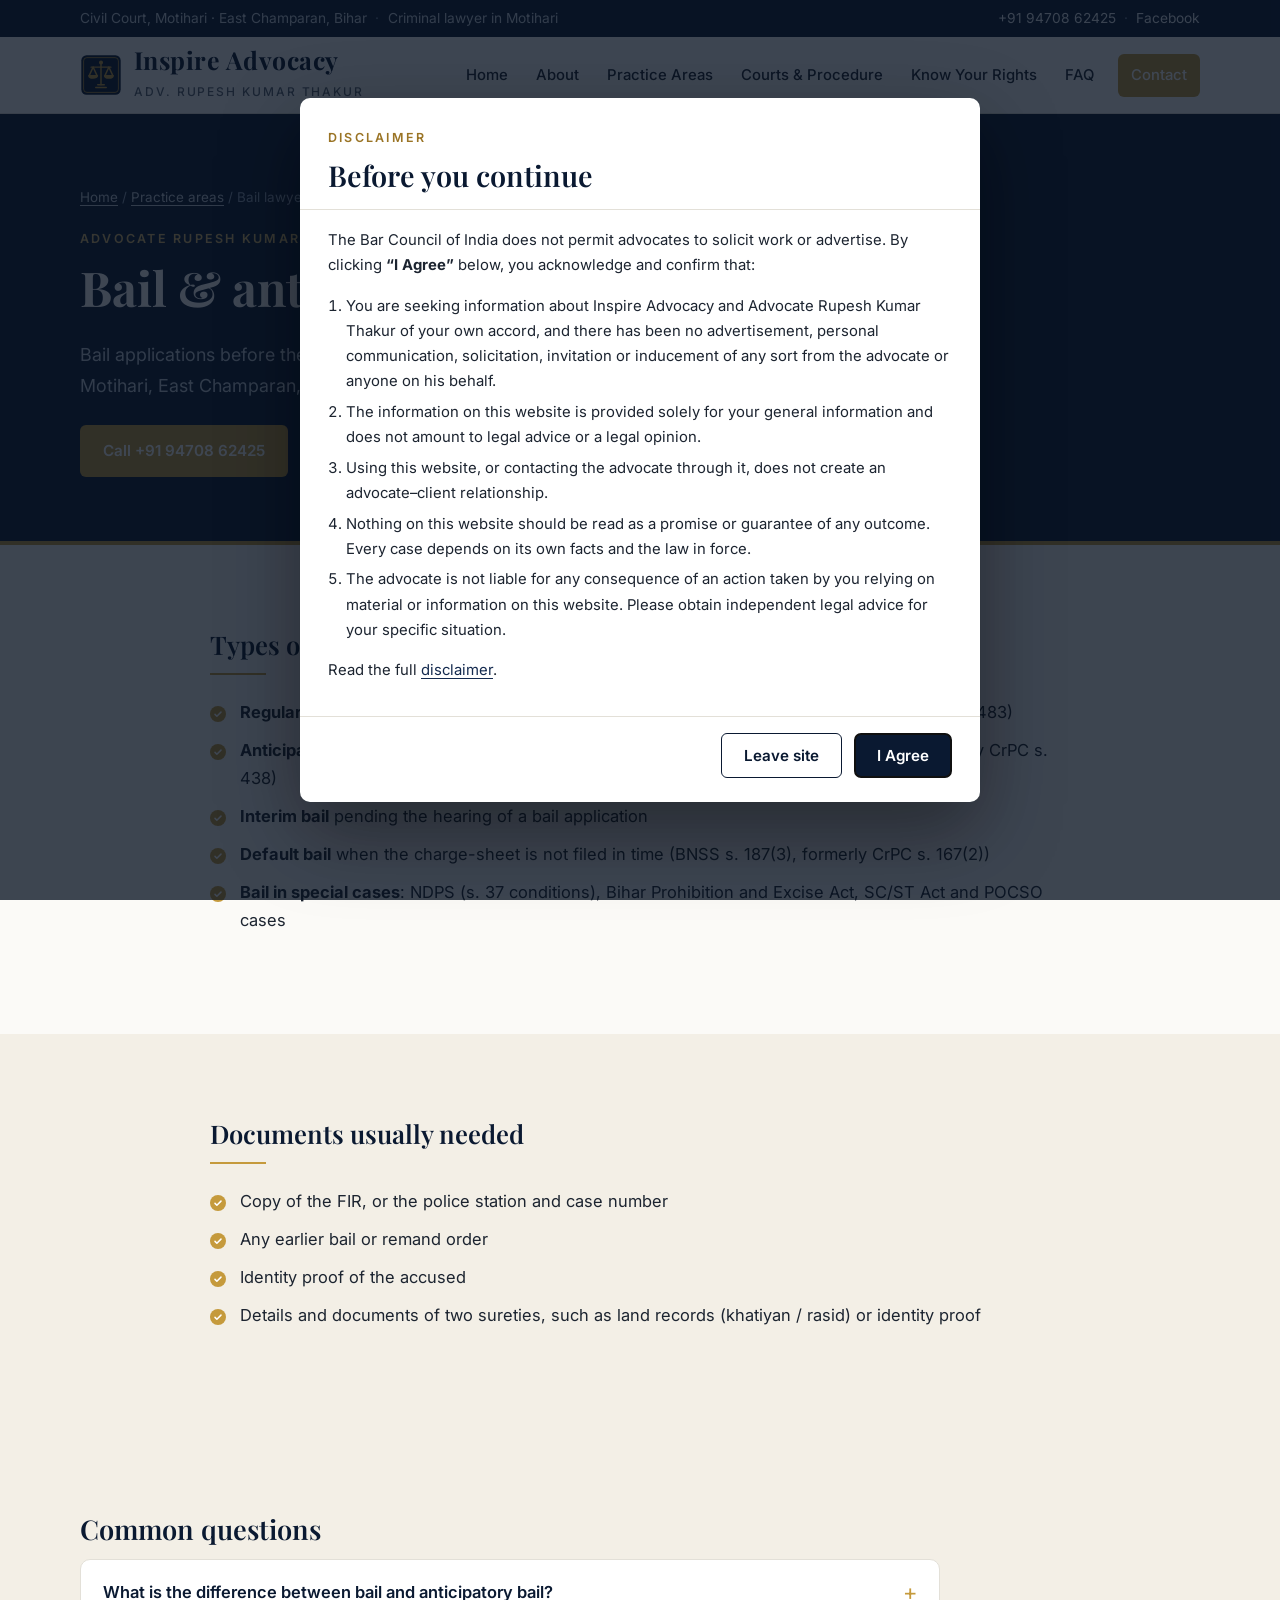
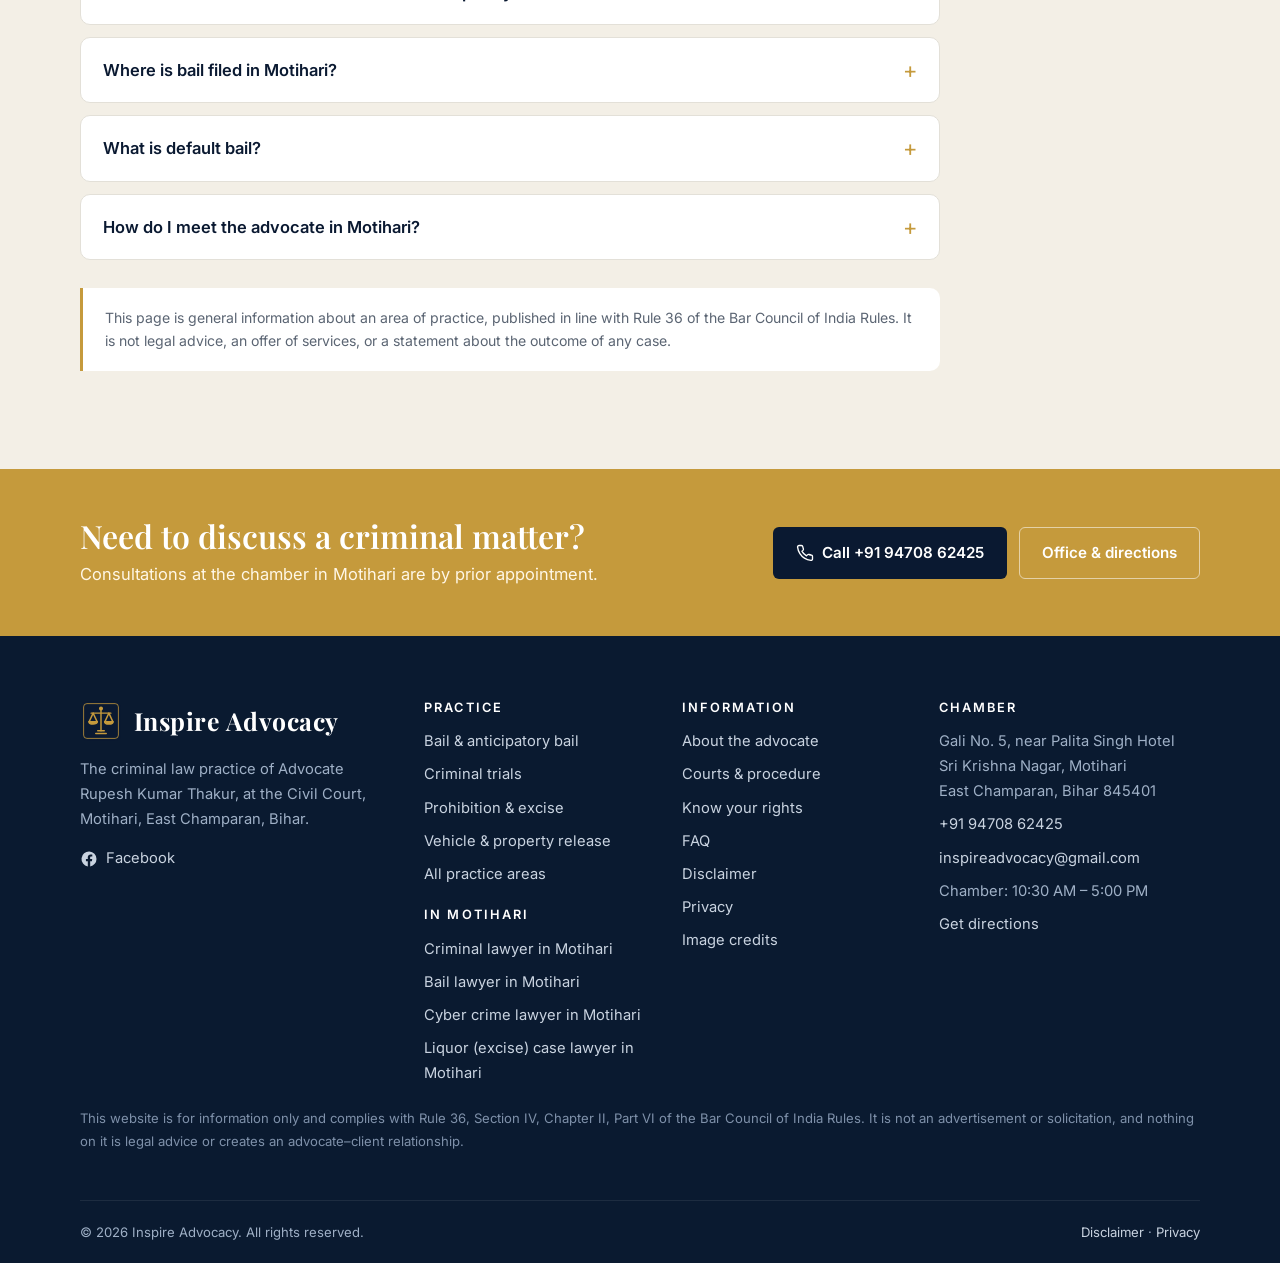
<file: bail-lawyer-motihari.html>
<!doctype html>
<html lang="en-IN">
<head>
<meta charset="utf-8">
<meta name="viewport" content="width=device-width, initial-scale=1">
<title>Bail & Anticipatory Bail Lawyer in Motihari | Inspire Advocacy</title>
<meta name="description" content="Bail and anticipatory bail in Motihari: Advocate Rupesh Kumar Thakur handles regular, anticipatory, interim and default bail at Civil Court Motihari, including NDPS and liquor (excise) cases.">
<link rel="canonical" href="https://www.inspireadvocacy.com/bail-lawyer-motihari">
<meta name="theme-color" content="#0a1931">
<meta property="og:type" content="website">
<meta property="og:site_name" content="Inspire Advocacy">
<meta property="og:title" content="Bail & Anticipatory Bail Lawyer in Motihari | Inspire Advocacy">
<meta property="og:description" content="Bail and anticipatory bail in Motihari: Advocate Rupesh Kumar Thakur handles regular, anticipatory, interim and default bail at Civil Court Motihari, including NDPS and liquor (excise) cases.">
<meta property="og:url" content="https://www.inspireadvocacy.com/bail-lawyer-motihari">
<meta property="og:image" content="https://www.inspireadvocacy.com/assets/img/og-image.png">
<meta property="og:locale" content="en_IN">
<meta name="twitter:card" content="summary_large_image">
<link rel="icon" href="/favicon.svg" type="image/svg+xml">
<link rel="apple-touch-icon" href="/assets/img/apple-touch-icon.png">
<link rel="preconnect" href="https://fonts.googleapis.com"><link rel="preconnect" href="https://fonts.gstatic.com" crossorigin><link href="https://fonts.googleapis.com/css2?family=Inter:wght@400;500;600;700&amp;family=Noto+Sans+Devanagari:wght@500;600&amp;family=Playfair+Display:ital,wght@0,600;0,700;1,600&amp;display=swap" rel="stylesheet">
<link rel="stylesheet" href="/assets/css/style.css">
<script type="application/ld+json">{"@context": "https://schema.org", "@type": "LegalService", "name": "Inspire Advocacy", "alternateName": "Advocate Rupesh Kumar Thakur", "description": "Inspire Advocacy is the criminal law practice of Advocate Rupesh Kumar Thakur, an advocate in Motihari practising at the Civil Court, Motihari, East Champaran, Bihar.", "url": "https://www.inspireadvocacy.com/", "telephone": "+919470862425", "email": "inspireadvocacy@gmail.com", "image": ["https://www.inspireadvocacy.com/assets/img/og-image.png", "https://www.inspireadvocacy.com/assets/img/advocate.jpg"], "logo": "https://www.inspireadvocacy.com/assets/img/logo-mark.svg", "address": {"@type": "PostalAddress", "streetAddress": "Gali Number 5, near Palita Singh Hotel, Sri Krishna Nagar", "addressLocality": "Motihari", "addressRegion": "Bihar", "postalCode": "845401", "addressCountry": "IN"}, "areaServed": [{"@type": "City", "name": "Motihari"}, {"@type": "AdministrativeArea", "name": "East Champaran district, Bihar"}], "founder": {"@type": "Person", "@id": "https://www.inspireadvocacy.com/about#person", "name": "Rupesh Kumar Thakur", "jobTitle": "Advocate"}, "sameAs": ["https://www.facebook.com/rupesh.thakur2"], "knowsAbout": ["Criminal law", "Bail", "Anticipatory bail", "Criminal trials", "Cyber crime", "Bihar Prohibition and Excise Act", "NDPS Act", "Vehicle release", "Dowry and matrimonial offences", "Cheque bounce (NI Act section 138)"], "@id": "https://www.inspireadvocacy.com/#legalservice", "hasMap": "https://www.google.com/maps/search/?api=1&query=Advocate+Rupesh+Kumar+Thakur+Sri+Krishna+Nagar+Motihari", "knowsLanguage": ["hi", "bho", "en"], "hasOfferCatalog": {"@type": "OfferCatalog", "name": "Criminal law practice areas", "itemListElement": [{"@type": "Offer", "itemOffered": {"@type": "Service", "name": "Bail and anticipatory bail", "url": "https://www.inspireadvocacy.com/bail-lawyer-motihari"}}, {"@type": "Offer", "itemOffered": {"@type": "Service", "name": "Criminal trial defence", "url": "https://www.inspireadvocacy.com/criminal-lawyer-motihari"}}, {"@type": "Offer", "itemOffered": {"@type": "Service", "name": "Cyber crime cases", "url": "https://www.inspireadvocacy.com/cyber-crime-lawyer-motihari"}}, {"@type": "Offer", "itemOffered": {"@type": "Service", "name": "Bihar liquor (excise) cases", "url": "https://www.inspireadvocacy.com/excise-liquor-case-lawyer-motihari"}}, {"@type": "Offer", "itemOffered": {"@type": "Service", "name": "NDPS and special statutes", "url": "https://www.inspireadvocacy.com/practice-areas#ndps"}}, {"@type": "Offer", "itemOffered": {"@type": "Service", "name": "Vehicle and property release", "url": "https://www.inspireadvocacy.com/practice-areas#release"}}]}}</script>
<script type="application/ld+json">{"@context": "https://schema.org", "@type": "BreadcrumbList", "itemListElement": [{"@type": "ListItem", "position": 1, "name": "Home", "item": "https://www.inspireadvocacy.com/"}, {"@type": "ListItem", "position": 2, "name": "Bail lawyer in Motihari", "item": "https://www.inspireadvocacy.com/bail-lawyer-motihari"}]}</script>
<script type="application/ld+json">{"@context": "https://schema.org", "@type": "FAQPage", "mainEntity": [{"@type": "Question", "name": "What is the difference between bail and anticipatory bail?", "acceptedAnswer": {"@type": "Answer", "text": "Regular bail is sought after arrest. Anticipatory bail is sought before arrest, by a person who fears arrest in a non-bailable offence."}}, {"@type": "Question", "name": "Where is bail filed in Motihari?", "acceptedAnswer": {"@type": "Answer", "text": "Depending on the offence and stage, a bail application is filed before the Judicial Magistrate or Chief Judicial Magistrate, or before the Sessions Court, at the Civil Court, Motihari. Excise and NDPS cases go to the special courts."}}, {"@type": "Question", "name": "What is default bail?", "acceptedAnswer": {"@type": "Answer", "text": "If the police do not file the charge-sheet within 60 or 90 days, depending on the offence, the accused can become entitled to bail as of right under BNSS s. 187(3)."}}, {"@type": "Question", "name": "How do I meet the advocate in Motihari?", "acceptedAnswer": {"@type": "Answer", "text": "Call +91 94708 62425 to fix a time. The chamber is at Gali No. 5, near Palita Singh Hotel, Sri Krishna Nagar, Motihari, and chamber hours are 10:30 AM to 5:00 PM."}}]}</script>
</head>
<body style="--hero-img:url(&quot;https://commons.wikimedia.org/wiki/Special:FilePath/Books_on_shelf_at_the_Ghalib_Chamber_Law_Library.jpg?width=1280&quot;)">
<a class="skip" href="#main">Skip to content</a>
<div class="topbar"><div class="container">
  <div><span>Civil Court, Motihari · East Champaran, Bihar</span><span class="hide-sm">Criminal lawyer in Motihari</span></div>
  <div><span><a href="tel:+919470862425">+91 94708 62425</a></span><span class="hide-sm"><a href="https://www.facebook.com/rupesh.thakur2" rel="noopener" target="_blank">Facebook</a></span></div>
</div></div>
<header class="site-header"><div class="container">
  <a class="brand" href="/" aria-label="Inspire Advocacy home">
    <img class="brand-mark" src="/assets/img/logo-mark.svg" alt="" width="42" height="42">
    <span><span class="brand-name">Inspire Advocacy</span><span class="brand-sub">Adv. Rupesh Kumar Thakur</span></span>
  </a>
  <button class="nav-toggle" aria-controls="site-nav" aria-expanded="false" aria-label="Open menu"><span></span></button>
  <nav class="nav" id="site-nav" aria-label="Main"><a href="/">Home</a><a href="/about.html">About</a><a href="/practice-areas.html">Practice Areas</a><a href="/courts.html">Courts &amp; Procedure</a><a href="/know-your-rights.html">Know Your Rights</a><a href="/faq.html">FAQ</a><a class="btn btn-gold" href="/contact">Contact</a></nav>
</div></header>
<main id="main">
<section class="page-hero"><div class="container">
  <p class="crumbs"><a href="/">Home</a> / <a href="/practice-areas">Practice areas</a> / Bail lawyer in Motihari</p>
  <span class="eyebrow" style="color:#d9b86c">Advocate Rupesh Kumar Thakur · Civil Court, Motihari</span>
  <h1>Bail &amp; anticipatory bail in Motihari</h1>
  <p class="lead">Bail applications before the Magistrates&rsquo; courts and the Sessions Court at Civil Court Motihari, East Champaran, under the BNSS and special statutes.</p>
  <div class="btn-row" style="margin-top:24px"><a class="btn btn-gold" href="tel:+919470862425">Call +91 94708 62425</a><a class="btn btn-light" href="/contact">Chamber &amp; directions</a></div>
</div></section>
<section class="section"><div class="container prose" style="max-width:900px"><h2 style="margin-top:0">Types of bail</h2><hr class="rule"><ul class="checklist"><li><b>Regular bail</b> after arrest, before the Magistrate (BNSS s. 480) or the Sessions Court (BNSS s. 483)</li><li><b>Anticipatory bail</b> when arrest is apprehended in a non-bailable offence (BNSS s. 482, formerly CrPC s. 438)</li><li><b>Interim bail</b> pending the hearing of a bail application</li><li><b>Default bail</b> when the charge-sheet is not filed in time (BNSS s. 187(3), formerly CrPC s. 167(2))</li><li><b>Bail in special cases</b>: NDPS (s. 37 conditions), Bihar Prohibition and Excise Act, SC/ST Act and POCSO cases</li></ul></div></section><section class="section alt"><div class="container prose" style="max-width:900px"><h2 style="margin-top:0">Documents usually needed</h2><hr class="rule"><ul class="checklist"><li>Copy of the FIR, or the police station and case number</li><li>Any earlier bail or remand order</li><li>Identity proof of the accused</li><li>Details and documents of two sureties, such as land records (khatiyan / rasid) or identity proof</li></ul></div></section>
<section class="section alt"><div class="container"><div class="faq" style="max-width:860px"><h2>Common questions</h2><details><summary>What is the difference between bail and anticipatory bail?</summary><div class="answer"><p>Regular bail is sought after arrest. Anticipatory bail is sought before arrest, by a person who fears arrest in a non-bailable offence.</p></div></details><details><summary>Where is bail filed in Motihari?</summary><div class="answer"><p>Depending on the offence and stage, a bail application is filed before the Judicial Magistrate or Chief Judicial Magistrate, or before the Sessions Court, at the Civil Court, Motihari. Excise and NDPS cases go to the special courts.</p></div></details><details><summary>What is default bail?</summary><div class="answer"><p>If the police do not file the charge-sheet within 60 or 90 days, depending on the offence, the accused can become entitled to bail as of right under BNSS s. 187(3).</p></div></details><details><summary>How do I meet the advocate in Motihari?</summary><div class="answer"><p>Call +91 94708 62425 to fix a time. The chamber is at Gali No. 5, near Palita Singh Hotel, Sri Krishna Nagar, Motihari, and chamber hours are 10:30 AM to 5:00 PM.</p></div></details></div>
<p class="notice small" style="margin-top:28px;max-width:860px">This page is general information about an area of practice, published in line with Rule 36 of the Bar Council of India Rules. It is not legal advice, an offer of services, or a statement about the outcome of any case.</p></div></section>
<section class="cta-band"><div class="container">
  <div><h2>Need to discuss a criminal matter?</h2><p>Consultations at the chamber in Motihari are by prior appointment.</p></div>
  <div class="btn-row"><a class="btn btn-navy" href="tel:+919470862425"><svg viewBox="0 0 24 24" fill="none" stroke="currentColor" stroke-width="1.8" stroke-linecap="round" stroke-linejoin="round"><path d="M22 16.9v3a2 2 0 0 1-2.2 2 19.8 19.8 0 0 1-8.6-3.1 19.5 19.5 0 0 1-6-6A19.8 19.8 0 0 1 2.1 4.2 2 2 0 0 1 4.1 2h3a2 2 0 0 1 2 1.7c.1.9.4 1.8.7 2.7a2 2 0 0 1-.5 2.1L8 9.8a16 16 0 0 0 6 6l1.3-1.3a2 2 0 0 1 2.1-.5c.9.3 1.8.6 2.7.7a2 2 0 0 1 1.9 2.2z"/></svg> Call +91 94708 62425</a><a class="btn btn-light" href="/contact">Office &amp; directions</a></div>
</div></section>
</main>
<footer class="site-footer"><div class="container">
  <div class="footer-grid">
    <div class="footer-brand">
      <a class="brand" href="/"><img class="brand-mark" src="/assets/img/logo-mark.svg" alt="" width="42" height="42"><span class="brand-name">Inspire Advocacy</span></a>
      <p style="margin-top:1em">The criminal law practice of Advocate Rupesh Kumar Thakur, at the Civil Court, Motihari, East Champaran, Bihar.</p>
      <p class="social"><a href="https://www.facebook.com/rupesh.thakur2" rel="noopener" target="_blank"><svg viewBox="0 0 24 24" fill="currentColor"><path d="M22 12a10 10 0 1 0-11.6 9.9v-7H7.9V12h2.5V9.8c0-2.5 1.5-3.9 3.8-3.9 1.1 0 2.2.2 2.2.2v2.5h-1.3c-1.2 0-1.6.8-1.6 1.6V12h2.8l-.4 2.9h-2.3v7A10 10 0 0 0 22 12z"/></svg> Facebook</a></p>
    </div>
    <div><h4>Practice</h4><ul>
      <li><a href="/practice-areas#bail">Bail &amp; anticipatory bail</a></li>
      <li><a href="/practice-areas#trial">Criminal trials</a></li>
      <li><a href="/practice-areas#excise">Prohibition &amp; excise</a></li>
      <li><a href="/practice-areas#release">Vehicle &amp; property release</a></li>
      <li><a href="/practice-areas">All practice areas</a></li>
    </ul>
    <h4 style="margin-top:1.6em">In Motihari</h4><ul><li><a href="/criminal-lawyer-motihari">Criminal lawyer in Motihari</a></li><li><a href="/bail-lawyer-motihari">Bail lawyer in Motihari</a></li><li><a href="/cyber-crime-lawyer-motihari">Cyber crime lawyer in Motihari</a></li><li><a href="/excise-liquor-case-lawyer-motihari">Liquor (excise) case lawyer in Motihari</a></li></ul></div>
    <div><h4>Information</h4><ul>
      <li><a href="/about">About the advocate</a></li>
      <li><a href="/courts">Courts &amp; procedure</a></li>
      <li><a href="/know-your-rights">Know your rights</a></li>
      <li><a href="/faq">FAQ</a></li>
      <li><a href="/disclaimer">Disclaimer</a></li>
      <li><a href="/privacy">Privacy</a></li>
      <li><a href="/credits">Image credits</a></li>
    </ul></div>
    <div><h4>Chamber</h4><ul>
      <li>Gali No. 5, near Palita Singh Hotel<br>Sri Krishna Nagar, Motihari<br>East Champaran, Bihar 845401</li>
      <li><a href="tel:+919470862425">+91 94708 62425</a></li>
      <li><a href="mailto:inspireadvocacy@gmail.com">inspireadvocacy@gmail.com</a></li>
      <li>Chamber: 10:30 AM – 5:00 PM</li>
      <li><a href="https://www.google.com/maps/search/?api=1&query=Advocate+Rupesh+Kumar+Thakur+Sri+Krishna+Nagar+Motihari" rel="noopener" target="_blank">Get directions</a></li>
    </ul></div>
  </div>
  <p class="footer-disclaimer">This website is for information only and complies with Rule 36, Section IV, Chapter II, Part VI of the Bar Council of India Rules. It is not an advertisement or solicitation, and nothing on it is legal advice or creates an advocate&ndash;client relationship.</p>
  <div class="footer-bottom"><p>&copy; <span id="year">2026</span> Inspire Advocacy. All rights reserved.</p><p><a href="/disclaimer">Disclaimer</a> · <a href="/privacy">Privacy</a></p></div>
</div></footer>
<div class="fab"><a href="tel:+919470862425" aria-label="Call +91 94708 62425"><svg viewBox="0 0 24 24" fill="none" stroke="currentColor" stroke-width="1.8" stroke-linecap="round" stroke-linejoin="round"><path d="M22 16.9v3a2 2 0 0 1-2.2 2 19.8 19.8 0 0 1-8.6-3.1 19.5 19.5 0 0 1-6-6A19.8 19.8 0 0 1 2.1 4.2 2 2 0 0 1 4.1 2h3a2 2 0 0 1 2 1.7c.1.9.4 1.8.7 2.7a2 2 0 0 1-.5 2.1L8 9.8a16 16 0 0 0 6 6l1.3-1.3a2 2 0 0 1 2.1-.5c.9.3 1.8.6 2.7.7a2 2 0 0 1 1.9 2.2z"/></svg></a></div>
<div class="gate" id="gate" role="dialog" aria-modal="true" aria-labelledby="gate-title">
  <div class="gate-box">
    <div class="gate-head"><span class="eyebrow">Disclaimer</span><h2 id="gate-title">Before you continue</h2></div>
    <div class="gate-body">
      <p>The Bar Council of India does not permit advocates to solicit work or advertise. By clicking <b>&ldquo;I Agree&rdquo;</b> below, you acknowledge and confirm that:</p>
      <ol>
        <li>You are seeking information about Inspire Advocacy and Advocate Rupesh Kumar Thakur of your own accord, and there has been no advertisement, personal communication, solicitation, invitation or inducement of any sort from the advocate or anyone on his behalf.</li>
        <li>The information on this website is provided solely for your general information and does not amount to legal advice or a legal opinion.</li>
        <li>Using this website, or contacting the advocate through it, does not create an advocate&ndash;client relationship.</li>
        <li>Nothing on this website should be read as a promise or guarantee of any outcome. Every case depends on its own facts and the law in force.</li>
        <li>The advocate is not liable for any consequence of an action taken by you relying on material or information on this website. Please obtain independent legal advice for your specific situation.</li>
      </ol>
      <p>Read the full <a href="/disclaimer">disclaimer</a>.</p>
    </div>
    <div class="gate-foot">
      <button class="btn btn-outline" id="gate-leave" type="button">Leave site</button>
      <button class="btn btn-navy" id="gate-agree" type="button">I Agree</button>
    </div>
  </div>
</div>
<script src="/assets/js/main.js" defer></script>
</body>
</html>
</file>
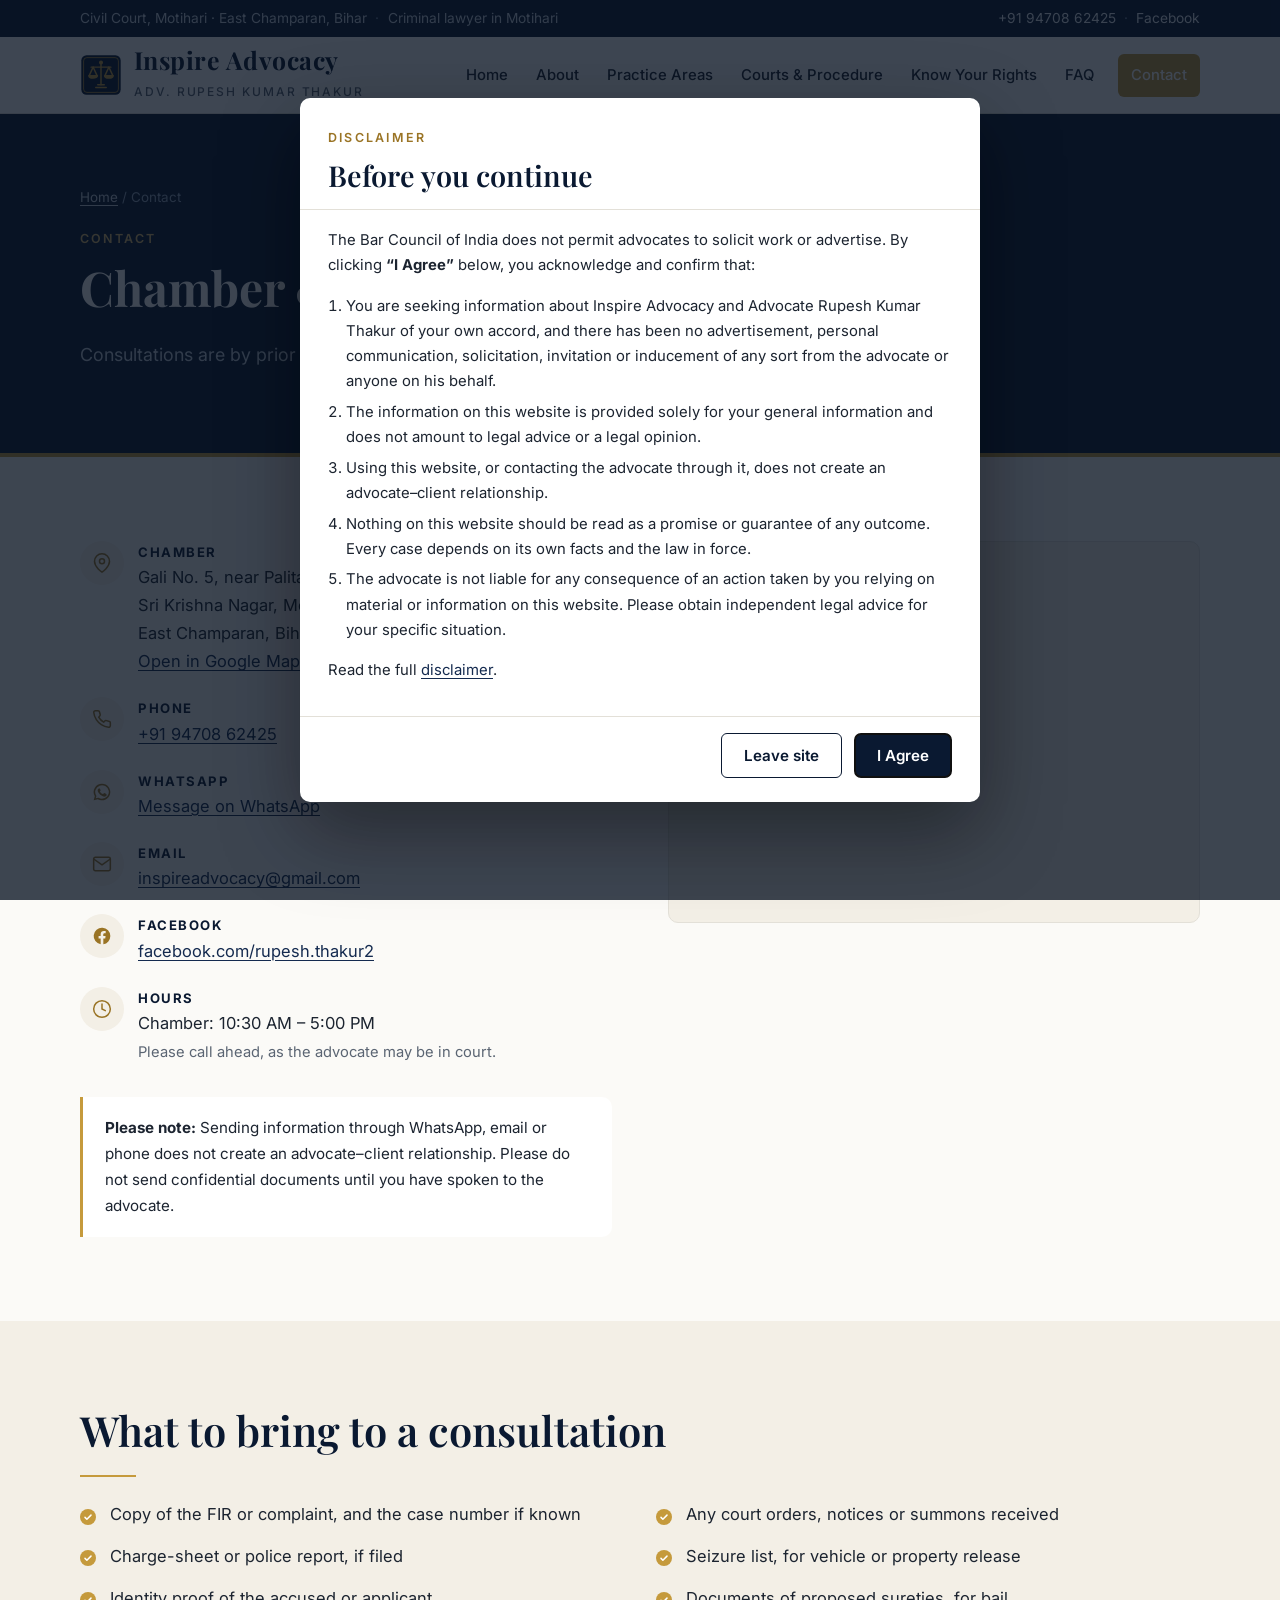
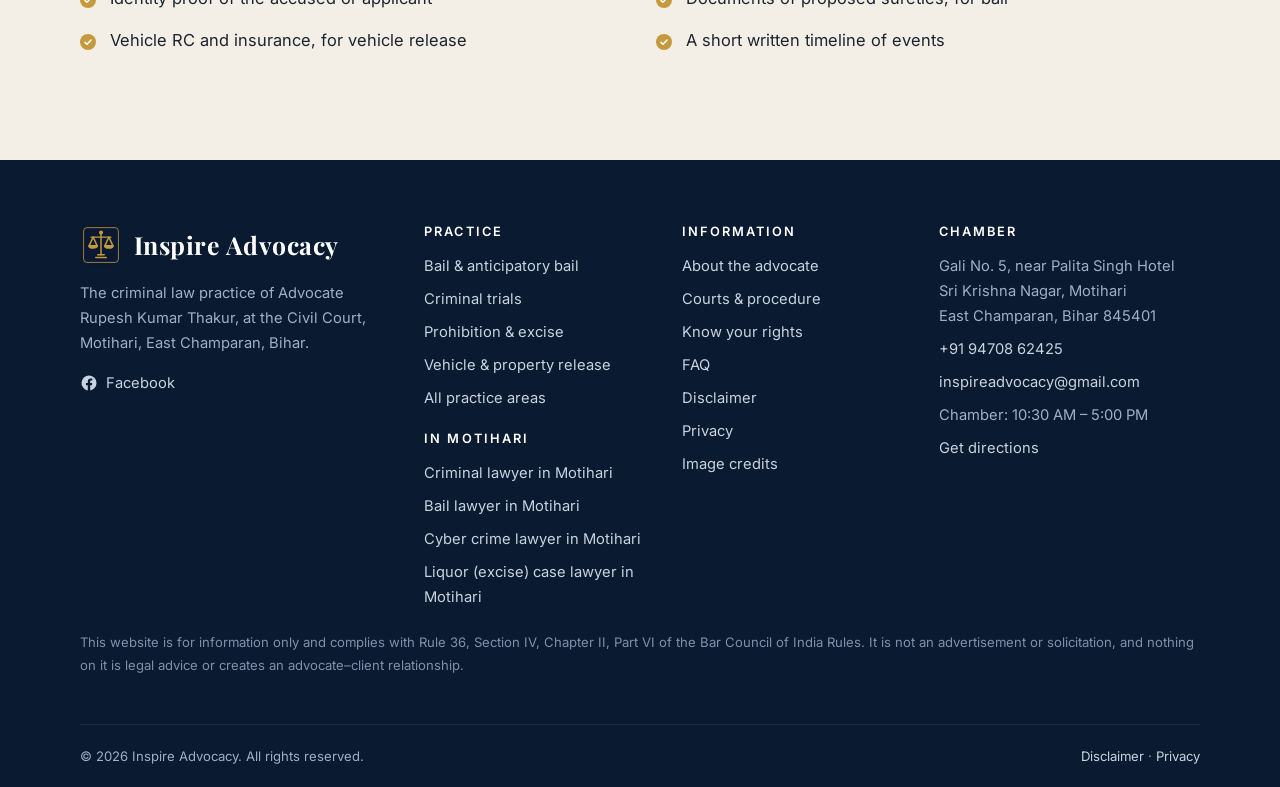
<file: contact.html>
<!doctype html>
<html lang="en-IN">
<head>
<meta charset="utf-8">
<meta name="viewport" content="width=device-width, initial-scale=1">
<title>Contact an Advocate in Motihari | Inspire Advocacy, Sri Krishna Nagar</title>
<meta name="description" content="Chamber of Advocate Rupesh Kumar Thakur, criminal lawyer in Motihari: Gali No. 5, Sri Krishna Nagar, Motihari, Bihar 845401. Phone +91 94708 62425. Chamber hours 10:30 AM to 5:00 PM.">
<link rel="canonical" href="https://www.inspireadvocacy.com/contact">
<meta name="theme-color" content="#0a1931">
<meta property="og:type" content="website">
<meta property="og:site_name" content="Inspire Advocacy">
<meta property="og:title" content="Contact an Advocate in Motihari | Inspire Advocacy, Sri Krishna Nagar">
<meta property="og:description" content="Chamber of Advocate Rupesh Kumar Thakur, criminal lawyer in Motihari: Gali No. 5, Sri Krishna Nagar, Motihari, Bihar 845401. Phone +91 94708 62425. Chamber hours 10:30 AM to 5:00 PM.">
<meta property="og:url" content="https://www.inspireadvocacy.com/contact">
<meta property="og:image" content="https://www.inspireadvocacy.com/assets/img/og-image.png">
<meta property="og:locale" content="en_IN">
<meta name="twitter:card" content="summary_large_image">
<link rel="icon" href="/favicon.svg" type="image/svg+xml">
<link rel="apple-touch-icon" href="/assets/img/apple-touch-icon.png">
<link rel="preconnect" href="https://fonts.googleapis.com"><link rel="preconnect" href="https://fonts.gstatic.com" crossorigin><link href="https://fonts.googleapis.com/css2?family=Inter:wght@400;500;600;700&amp;family=Noto+Sans+Devanagari:wght@500;600&amp;family=Playfair+Display:ital,wght@0,600;0,700;1,600&amp;display=swap" rel="stylesheet">
<link rel="stylesheet" href="/assets/css/style.css">
<script type="application/ld+json">{"@context": "https://schema.org", "@type": "LegalService", "name": "Inspire Advocacy", "alternateName": "Advocate Rupesh Kumar Thakur", "description": "Inspire Advocacy is the criminal law practice of Advocate Rupesh Kumar Thakur, an advocate in Motihari practising at the Civil Court, Motihari, East Champaran, Bihar.", "url": "https://www.inspireadvocacy.com/", "telephone": "+919470862425", "email": "inspireadvocacy@gmail.com", "image": ["https://www.inspireadvocacy.com/assets/img/og-image.png", "https://www.inspireadvocacy.com/assets/img/advocate.jpg"], "logo": "https://www.inspireadvocacy.com/assets/img/logo-mark.svg", "address": {"@type": "PostalAddress", "streetAddress": "Gali Number 5, near Palita Singh Hotel, Sri Krishna Nagar", "addressLocality": "Motihari", "addressRegion": "Bihar", "postalCode": "845401", "addressCountry": "IN"}, "areaServed": [{"@type": "City", "name": "Motihari"}, {"@type": "AdministrativeArea", "name": "East Champaran district, Bihar"}], "founder": {"@type": "Person", "@id": "https://www.inspireadvocacy.com/about#person", "name": "Rupesh Kumar Thakur", "jobTitle": "Advocate"}, "sameAs": ["https://www.facebook.com/rupesh.thakur2"], "knowsAbout": ["Criminal law", "Bail", "Anticipatory bail", "Criminal trials", "Cyber crime", "Bihar Prohibition and Excise Act", "NDPS Act", "Vehicle release", "Dowry and matrimonial offences", "Cheque bounce (NI Act section 138)"], "@id": "https://www.inspireadvocacy.com/#legalservice", "hasMap": "https://www.google.com/maps/search/?api=1&query=Advocate+Rupesh+Kumar+Thakur+Sri+Krishna+Nagar+Motihari", "knowsLanguage": ["hi", "bho", "en"], "hasOfferCatalog": {"@type": "OfferCatalog", "name": "Criminal law practice areas", "itemListElement": [{"@type": "Offer", "itemOffered": {"@type": "Service", "name": "Bail and anticipatory bail", "url": "https://www.inspireadvocacy.com/bail-lawyer-motihari"}}, {"@type": "Offer", "itemOffered": {"@type": "Service", "name": "Criminal trial defence", "url": "https://www.inspireadvocacy.com/criminal-lawyer-motihari"}}, {"@type": "Offer", "itemOffered": {"@type": "Service", "name": "Cyber crime cases", "url": "https://www.inspireadvocacy.com/cyber-crime-lawyer-motihari"}}, {"@type": "Offer", "itemOffered": {"@type": "Service", "name": "Bihar liquor (excise) cases", "url": "https://www.inspireadvocacy.com/excise-liquor-case-lawyer-motihari"}}, {"@type": "Offer", "itemOffered": {"@type": "Service", "name": "NDPS and special statutes", "url": "https://www.inspireadvocacy.com/practice-areas#ndps"}}, {"@type": "Offer", "itemOffered": {"@type": "Service", "name": "Vehicle and property release", "url": "https://www.inspireadvocacy.com/practice-areas#release"}}]}}</script>
<script type="application/ld+json">{"@context": "https://schema.org", "@type": "BreadcrumbList", "itemListElement": [{"@type": "ListItem", "position": 1, "name": "Home", "item": "https://www.inspireadvocacy.com/"}, {"@type": "ListItem", "position": 2, "name": "Contact", "item": "https://www.inspireadvocacy.com/contact"}]}</script>
</head>
<body style="--hero-img:url(&quot;https://commons.wikimedia.org/wiki/Special:FilePath/District_Court_Motihari,_East_Champaran,_Bihar_(4).jpg?width=1280&quot;)">
<a class="skip" href="#main">Skip to content</a>
<div class="topbar"><div class="container">
  <div><span>Civil Court, Motihari · East Champaran, Bihar</span><span class="hide-sm">Criminal lawyer in Motihari</span></div>
  <div><span><a href="tel:+919470862425">+91 94708 62425</a></span><span class="hide-sm"><a href="https://www.facebook.com/rupesh.thakur2" rel="noopener" target="_blank">Facebook</a></span></div>
</div></div>
<header class="site-header"><div class="container">
  <a class="brand" href="/" aria-label="Inspire Advocacy home">
    <img class="brand-mark" src="/assets/img/logo-mark.svg" alt="" width="42" height="42">
    <span><span class="brand-name">Inspire Advocacy</span><span class="brand-sub">Adv. Rupesh Kumar Thakur</span></span>
  </a>
  <button class="nav-toggle" aria-controls="site-nav" aria-expanded="false" aria-label="Open menu"><span></span></button>
  <nav class="nav" id="site-nav" aria-label="Main"><a href="/">Home</a><a href="/about.html">About</a><a href="/practice-areas.html">Practice Areas</a><a href="/courts.html">Courts &amp; Procedure</a><a href="/know-your-rights.html">Know Your Rights</a><a href="/faq.html">FAQ</a><a class="btn btn-gold" href="/contact">Contact</a></nav>
</div></header>
<main id="main">
<section class="page-hero"><div class="container">
  <p class="crumbs"><a href="/">Home</a> / Contact</p>
  <span class="eyebrow" style="color:#d9b86c">Contact</span>
  <h1>Chamber &amp; contact</h1>
  <p class="lead">Consultations are by prior appointment. Please call before visiting.</p>
</div></section>
<section class="section"><div class="container split">
  <div>
    <ul class="contact-list">
      <li><span class="icon"><svg viewBox="0 0 24 24" fill="none" stroke="currentColor" stroke-width="1.8" stroke-linecap="round" stroke-linejoin="round"><path d="M21 10c0 7-9 13-9 13S3 17 3 10a9 9 0 0 1 18 0z"/><circle cx="12" cy="10" r="3"/></svg></span><div><b>Chamber</b>Gali No. 5, near Palita Singh Hotel<br>Sri Krishna Nagar, Motihari<br>East Champaran, Bihar 845401<br><a href="https://www.google.com/maps/search/?api=1&query=Advocate+Rupesh+Kumar+Thakur+Sri+Krishna+Nagar+Motihari" rel="noopener" target="_blank">Open in Google Maps &rarr;</a></div></li>
      <li><span class="icon"><svg viewBox="0 0 24 24" fill="none" stroke="currentColor" stroke-width="1.8" stroke-linecap="round" stroke-linejoin="round"><path d="M22 16.9v3a2 2 0 0 1-2.2 2 19.8 19.8 0 0 1-8.6-3.1 19.5 19.5 0 0 1-6-6A19.8 19.8 0 0 1 2.1 4.2 2 2 0 0 1 4.1 2h3a2 2 0 0 1 2 1.7c.1.9.4 1.8.7 2.7a2 2 0 0 1-.5 2.1L8 9.8a16 16 0 0 0 6 6l1.3-1.3a2 2 0 0 1 2.1-.5c.9.3 1.8.6 2.7.7a2 2 0 0 1 1.9 2.2z"/></svg></span><div><b>Phone</b><a href="tel:+919470862425">+91 94708 62425</a></div></li>
      <li><span class="icon"><svg viewBox="0 0 24 24" fill="currentColor"><path d="M12 2a10 10 0 0 0-8.6 15.1L2 22l5-1.3A10 10 0 1 0 12 2zm0 18.2a8.2 8.2 0 0 1-4.2-1.2l-.3-.2-3 .8.8-2.9-.2-.3A8.2 8.2 0 1 1 12 20.2zm4.5-6.1c-.2-.1-1.5-.7-1.7-.8s-.4-.1-.6.1-.7.8-.8 1-.3.2-.5.1a6.7 6.7 0 0 1-3.3-2.9c-.2-.4.2-.4.7-1.3.1-.2 0-.3 0-.4l-.8-1.8c-.2-.5-.4-.4-.6-.4h-.5a1 1 0 0 0-.7.3 3 3 0 0 0-.9 2.2 5.2 5.2 0 0 0 1.1 2.7 11.8 11.8 0 0 0 4.5 4c1.7.7 2.4.8 3.2.6a2.8 2.8 0 0 0 1.8-1.3 2.3 2.3 0 0 0 .2-1.3c-.1-.1-.3-.2-.5-.3z"/></svg></span><div><b>WhatsApp</b><a href="https://wa.me/919470862425" rel="noopener" target="_blank">Message on WhatsApp</a></div></li>
      <li><span class="icon"><svg viewBox="0 0 24 24" fill="none" stroke="currentColor" stroke-width="1.8" stroke-linecap="round" stroke-linejoin="round"><rect x="2" y="4" width="20" height="16" rx="2"/><path d="M22 6l-10 7L2 6"/></svg></span><div><b>Email</b><a href="mailto:inspireadvocacy@gmail.com">inspireadvocacy@gmail.com</a></div></li>
      <li><span class="icon"><svg viewBox="0 0 24 24" fill="currentColor"><path d="M22 12a10 10 0 1 0-11.6 9.9v-7H7.9V12h2.5V9.8c0-2.5 1.5-3.9 3.8-3.9 1.1 0 2.2.2 2.2.2v2.5h-1.3c-1.2 0-1.6.8-1.6 1.6V12h2.8l-.4 2.9h-2.3v7A10 10 0 0 0 22 12z"/></svg></span><div><b>Facebook</b><a href="https://www.facebook.com/rupesh.thakur2" rel="noopener" target="_blank">facebook.com/rupesh.thakur2</a></div></li>
      <li><span class="icon"><svg viewBox="0 0 24 24" fill="none" stroke="currentColor" stroke-width="1.8" stroke-linecap="round"><circle cx="12" cy="12" r="10"/><path d="M12 6v6l4 2"/></svg></span><div><b>Hours</b>Chamber: 10:30 AM – 5:00 PM<br><span style="color:var(--muted);font-size:.92rem">Please call ahead, as the advocate may be in court.</span></div></li>
    </ul>
    <div class="notice" style="margin-top:32px">
      <b>Please note:</b> Sending information through WhatsApp, email or phone does not create an advocate&ndash;client relationship. Please do not send confidential documents until you have spoken to the advocate.
    </div>
  </div>
  <div class="map"><iframe src="https://www.google.com/maps?q=Advocate%20Rupesh%20Kumar%20Thakur%2C%20Gali%20Number%205%2C%20Sri%20Krishna%20Nagar%2C%20Motihari%2C%20Bihar%20845401&output=embed" title="Map: Inspire Advocacy chamber, Sri Krishna Nagar, Motihari" loading="lazy" referrerpolicy="no-referrer-when-downgrade" allowfullscreen></iframe></div>
</div></section>

<section class="section alt"><div class="container">
  <h2>What to bring to a consultation</h2>
  <hr class="rule">
  <ul class="checklist bring">
    <li>Copy of the FIR or complaint, and the case number if known</li>
    <li>Any court orders, notices or summons received</li>
    <li>Charge-sheet or police report, if filed</li>
    <li>Seizure list, for vehicle or property release</li>
    <li>Identity proof of the accused or applicant</li>
    <li>Documents of proposed sureties, for bail</li>
    <li>Vehicle RC and insurance, for vehicle release</li>
    <li>A short written timeline of events</li>
  </ul>
</div></section>
</main>
<footer class="site-footer"><div class="container">
  <div class="footer-grid">
    <div class="footer-brand">
      <a class="brand" href="/"><img class="brand-mark" src="/assets/img/logo-mark.svg" alt="" width="42" height="42"><span class="brand-name">Inspire Advocacy</span></a>
      <p style="margin-top:1em">The criminal law practice of Advocate Rupesh Kumar Thakur, at the Civil Court, Motihari, East Champaran, Bihar.</p>
      <p class="social"><a href="https://www.facebook.com/rupesh.thakur2" rel="noopener" target="_blank"><svg viewBox="0 0 24 24" fill="currentColor"><path d="M22 12a10 10 0 1 0-11.6 9.9v-7H7.9V12h2.5V9.8c0-2.5 1.5-3.9 3.8-3.9 1.1 0 2.2.2 2.2.2v2.5h-1.3c-1.2 0-1.6.8-1.6 1.6V12h2.8l-.4 2.9h-2.3v7A10 10 0 0 0 22 12z"/></svg> Facebook</a></p>
    </div>
    <div><h4>Practice</h4><ul>
      <li><a href="/practice-areas#bail">Bail &amp; anticipatory bail</a></li>
      <li><a href="/practice-areas#trial">Criminal trials</a></li>
      <li><a href="/practice-areas#excise">Prohibition &amp; excise</a></li>
      <li><a href="/practice-areas#release">Vehicle &amp; property release</a></li>
      <li><a href="/practice-areas">All practice areas</a></li>
    </ul>
    <h4 style="margin-top:1.6em">In Motihari</h4><ul><li><a href="/criminal-lawyer-motihari">Criminal lawyer in Motihari</a></li><li><a href="/bail-lawyer-motihari">Bail lawyer in Motihari</a></li><li><a href="/cyber-crime-lawyer-motihari">Cyber crime lawyer in Motihari</a></li><li><a href="/excise-liquor-case-lawyer-motihari">Liquor (excise) case lawyer in Motihari</a></li></ul></div>
    <div><h4>Information</h4><ul>
      <li><a href="/about">About the advocate</a></li>
      <li><a href="/courts">Courts &amp; procedure</a></li>
      <li><a href="/know-your-rights">Know your rights</a></li>
      <li><a href="/faq">FAQ</a></li>
      <li><a href="/disclaimer">Disclaimer</a></li>
      <li><a href="/privacy">Privacy</a></li>
      <li><a href="/credits">Image credits</a></li>
    </ul></div>
    <div><h4>Chamber</h4><ul>
      <li>Gali No. 5, near Palita Singh Hotel<br>Sri Krishna Nagar, Motihari<br>East Champaran, Bihar 845401</li>
      <li><a href="tel:+919470862425">+91 94708 62425</a></li>
      <li><a href="mailto:inspireadvocacy@gmail.com">inspireadvocacy@gmail.com</a></li>
      <li>Chamber: 10:30 AM – 5:00 PM</li>
      <li><a href="https://www.google.com/maps/search/?api=1&query=Advocate+Rupesh+Kumar+Thakur+Sri+Krishna+Nagar+Motihari" rel="noopener" target="_blank">Get directions</a></li>
    </ul></div>
  </div>
  <p class="footer-disclaimer">This website is for information only and complies with Rule 36, Section IV, Chapter II, Part VI of the Bar Council of India Rules. It is not an advertisement or solicitation, and nothing on it is legal advice or creates an advocate&ndash;client relationship.</p>
  <div class="footer-bottom"><p>&copy; <span id="year">2026</span> Inspire Advocacy. All rights reserved.</p><p><a href="/disclaimer">Disclaimer</a> · <a href="/privacy">Privacy</a></p></div>
</div></footer>
<div class="fab"><a href="tel:+919470862425" aria-label="Call +91 94708 62425"><svg viewBox="0 0 24 24" fill="none" stroke="currentColor" stroke-width="1.8" stroke-linecap="round" stroke-linejoin="round"><path d="M22 16.9v3a2 2 0 0 1-2.2 2 19.8 19.8 0 0 1-8.6-3.1 19.5 19.5 0 0 1-6-6A19.8 19.8 0 0 1 2.1 4.2 2 2 0 0 1 4.1 2h3a2 2 0 0 1 2 1.7c.1.9.4 1.8.7 2.7a2 2 0 0 1-.5 2.1L8 9.8a16 16 0 0 0 6 6l1.3-1.3a2 2 0 0 1 2.1-.5c.9.3 1.8.6 2.7.7a2 2 0 0 1 1.9 2.2z"/></svg></a></div>
<div class="gate" id="gate" role="dialog" aria-modal="true" aria-labelledby="gate-title">
  <div class="gate-box">
    <div class="gate-head"><span class="eyebrow">Disclaimer</span><h2 id="gate-title">Before you continue</h2></div>
    <div class="gate-body">
      <p>The Bar Council of India does not permit advocates to solicit work or advertise. By clicking <b>&ldquo;I Agree&rdquo;</b> below, you acknowledge and confirm that:</p>
      <ol>
        <li>You are seeking information about Inspire Advocacy and Advocate Rupesh Kumar Thakur of your own accord, and there has been no advertisement, personal communication, solicitation, invitation or inducement of any sort from the advocate or anyone on his behalf.</li>
        <li>The information on this website is provided solely for your general information and does not amount to legal advice or a legal opinion.</li>
        <li>Using this website, or contacting the advocate through it, does not create an advocate&ndash;client relationship.</li>
        <li>Nothing on this website should be read as a promise or guarantee of any outcome. Every case depends on its own facts and the law in force.</li>
        <li>The advocate is not liable for any consequence of an action taken by you relying on material or information on this website. Please obtain independent legal advice for your specific situation.</li>
      </ol>
      <p>Read the full <a href="/disclaimer">disclaimer</a>.</p>
    </div>
    <div class="gate-foot">
      <button class="btn btn-outline" id="gate-leave" type="button">Leave site</button>
      <button class="btn btn-navy" id="gate-agree" type="button">I Agree</button>
    </div>
  </div>
</div>
<script src="/assets/js/main.js" defer></script>
</body>
</html>
</file>
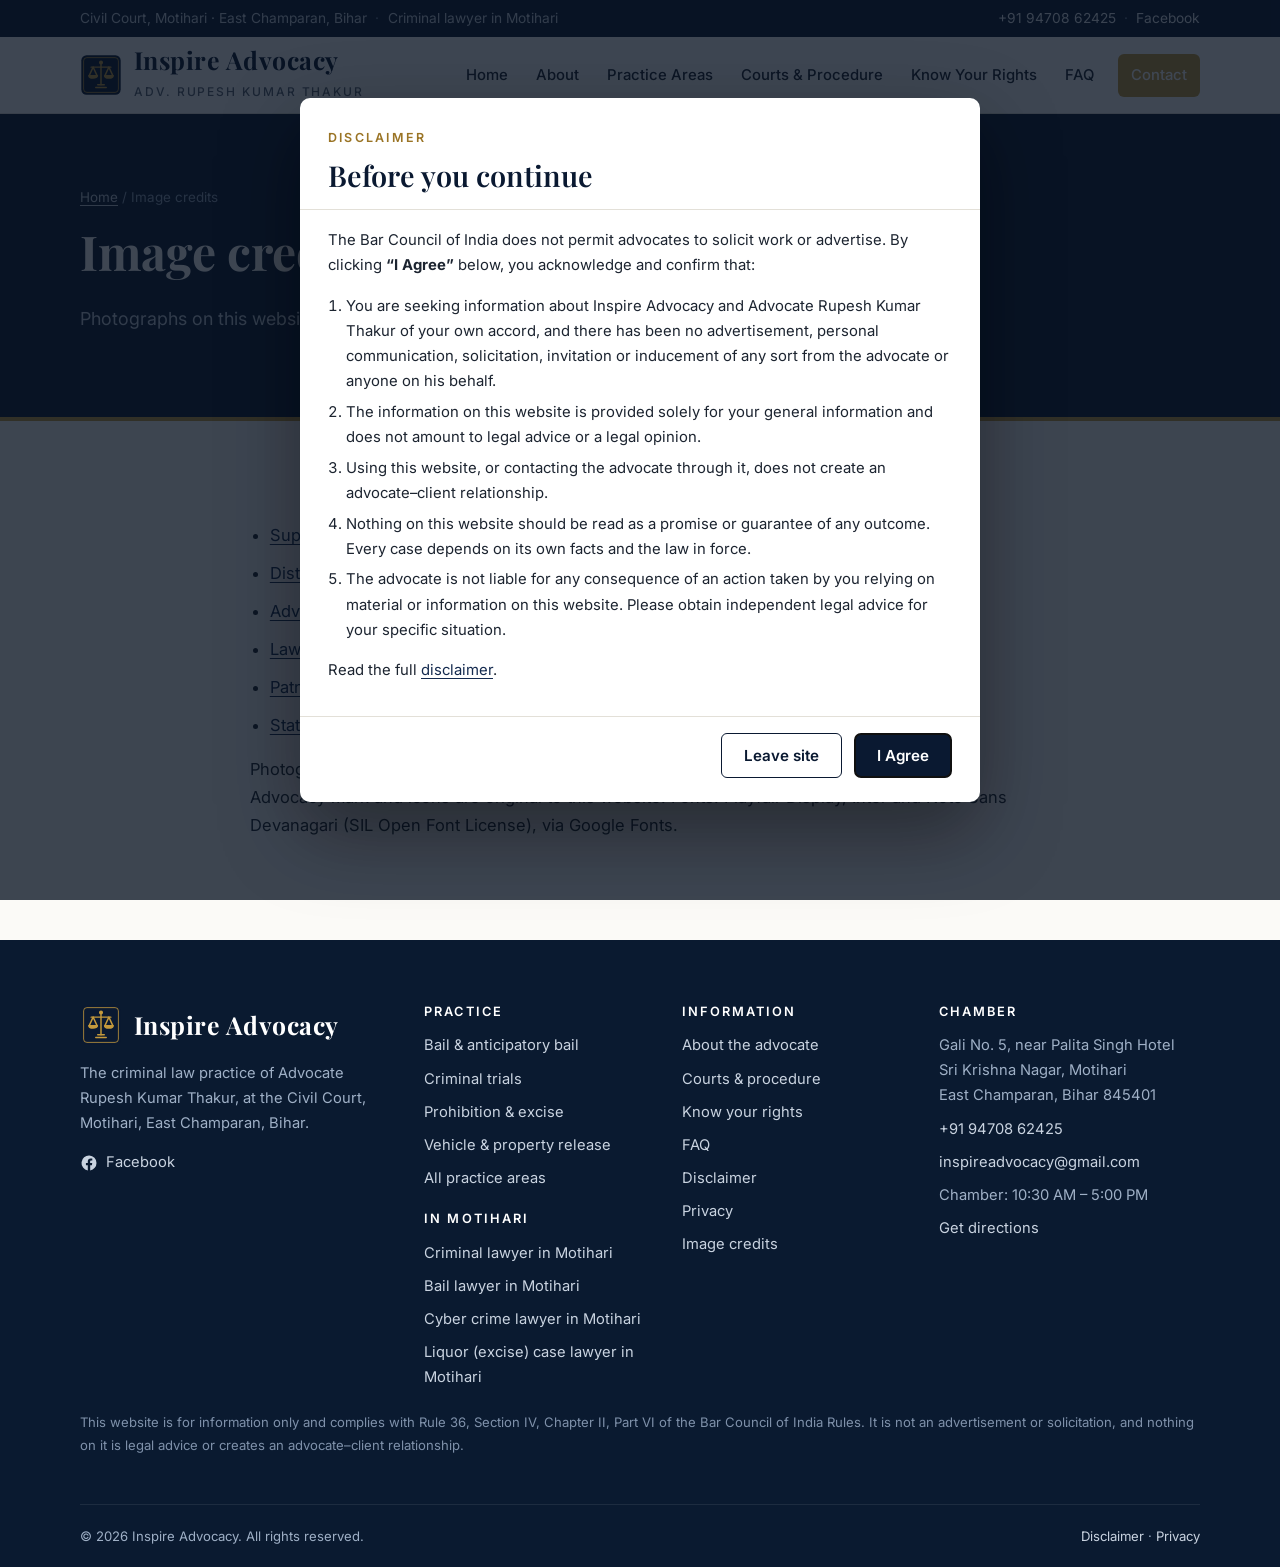
<file: credits.html>
<!doctype html>
<html lang="en-IN">
<head>
<meta charset="utf-8">
<meta name="viewport" content="width=device-width, initial-scale=1">
<title>Image credits | Inspire Advocacy</title>
<meta name="description" content="Credits and licences for images used on the Inspire Advocacy website.">
<link rel="canonical" href="https://www.inspireadvocacy.com/credits">
<meta name="theme-color" content="#0a1931">
<meta property="og:type" content="website">
<meta property="og:site_name" content="Inspire Advocacy">
<meta property="og:title" content="Image credits | Inspire Advocacy">
<meta property="og:description" content="Credits and licences for images used on the Inspire Advocacy website.">
<meta property="og:url" content="https://www.inspireadvocacy.com/credits">
<meta property="og:image" content="https://www.inspireadvocacy.com/assets/img/og-image.png">
<meta property="og:locale" content="en_IN">
<meta name="twitter:card" content="summary_large_image">
<link rel="icon" href="/favicon.svg" type="image/svg+xml">
<link rel="apple-touch-icon" href="/assets/img/apple-touch-icon.png">
<link rel="preconnect" href="https://fonts.googleapis.com"><link rel="preconnect" href="https://fonts.gstatic.com" crossorigin><link href="https://fonts.googleapis.com/css2?family=Inter:wght@400;500;600;700&amp;family=Noto+Sans+Devanagari:wght@500;600&amp;family=Playfair+Display:ital,wght@0,600;0,700;1,600&amp;display=swap" rel="stylesheet">
<link rel="stylesheet" href="/assets/css/style.css">
<script type="application/ld+json">{"@context": "https://schema.org", "@type": "LegalService", "name": "Inspire Advocacy", "alternateName": "Advocate Rupesh Kumar Thakur", "description": "Inspire Advocacy is the criminal law practice of Advocate Rupesh Kumar Thakur, an advocate in Motihari practising at the Civil Court, Motihari, East Champaran, Bihar.", "url": "https://www.inspireadvocacy.com/", "telephone": "+919470862425", "email": "inspireadvocacy@gmail.com", "image": ["https://www.inspireadvocacy.com/assets/img/og-image.png", "https://www.inspireadvocacy.com/assets/img/advocate.jpg"], "logo": "https://www.inspireadvocacy.com/assets/img/logo-mark.svg", "address": {"@type": "PostalAddress", "streetAddress": "Gali Number 5, near Palita Singh Hotel, Sri Krishna Nagar", "addressLocality": "Motihari", "addressRegion": "Bihar", "postalCode": "845401", "addressCountry": "IN"}, "areaServed": [{"@type": "City", "name": "Motihari"}, {"@type": "AdministrativeArea", "name": "East Champaran district, Bihar"}], "founder": {"@type": "Person", "@id": "https://www.inspireadvocacy.com/about#person", "name": "Rupesh Kumar Thakur", "jobTitle": "Advocate"}, "sameAs": ["https://www.facebook.com/rupesh.thakur2"], "knowsAbout": ["Criminal law", "Bail", "Anticipatory bail", "Criminal trials", "Cyber crime", "Bihar Prohibition and Excise Act", "NDPS Act", "Vehicle release", "Dowry and matrimonial offences", "Cheque bounce (NI Act section 138)"], "@id": "https://www.inspireadvocacy.com/#legalservice", "hasMap": "https://www.google.com/maps/search/?api=1&query=Advocate+Rupesh+Kumar+Thakur+Sri+Krishna+Nagar+Motihari", "knowsLanguage": ["hi", "bho", "en"], "hasOfferCatalog": {"@type": "OfferCatalog", "name": "Criminal law practice areas", "itemListElement": [{"@type": "Offer", "itemOffered": {"@type": "Service", "name": "Bail and anticipatory bail", "url": "https://www.inspireadvocacy.com/bail-lawyer-motihari"}}, {"@type": "Offer", "itemOffered": {"@type": "Service", "name": "Criminal trial defence", "url": "https://www.inspireadvocacy.com/criminal-lawyer-motihari"}}, {"@type": "Offer", "itemOffered": {"@type": "Service", "name": "Cyber crime cases", "url": "https://www.inspireadvocacy.com/cyber-crime-lawyer-motihari"}}, {"@type": "Offer", "itemOffered": {"@type": "Service", "name": "Bihar liquor (excise) cases", "url": "https://www.inspireadvocacy.com/excise-liquor-case-lawyer-motihari"}}, {"@type": "Offer", "itemOffered": {"@type": "Service", "name": "NDPS and special statutes", "url": "https://www.inspireadvocacy.com/practice-areas#ndps"}}, {"@type": "Offer", "itemOffered": {"@type": "Service", "name": "Vehicle and property release", "url": "https://www.inspireadvocacy.com/practice-areas#release"}}]}}</script>
<script type="application/ld+json">{"@context": "https://schema.org", "@type": "BreadcrumbList", "itemListElement": [{"@type": "ListItem", "position": 1, "name": "Home", "item": "https://www.inspireadvocacy.com/"}, {"@type": "ListItem", "position": 2, "name": "Image credits", "item": "https://www.inspireadvocacy.com/credits"}]}</script>
</head>
<body>
<a class="skip" href="#main">Skip to content</a>
<div class="topbar"><div class="container">
  <div><span>Civil Court, Motihari · East Champaran, Bihar</span><span class="hide-sm">Criminal lawyer in Motihari</span></div>
  <div><span><a href="tel:+919470862425">+91 94708 62425</a></span><span class="hide-sm"><a href="https://www.facebook.com/rupesh.thakur2" rel="noopener" target="_blank">Facebook</a></span></div>
</div></div>
<header class="site-header"><div class="container">
  <a class="brand" href="/" aria-label="Inspire Advocacy home">
    <img class="brand-mark" src="/assets/img/logo-mark.svg" alt="" width="42" height="42">
    <span><span class="brand-name">Inspire Advocacy</span><span class="brand-sub">Adv. Rupesh Kumar Thakur</span></span>
  </a>
  <button class="nav-toggle" aria-controls="site-nav" aria-expanded="false" aria-label="Open menu"><span></span></button>
  <nav class="nav" id="site-nav" aria-label="Main"><a href="/">Home</a><a href="/about.html">About</a><a href="/practice-areas.html">Practice Areas</a><a href="/courts.html">Courts &amp; Procedure</a><a href="/know-your-rights.html">Know Your Rights</a><a href="/faq.html">FAQ</a><a class="btn btn-gold" href="/contact">Contact</a></nav>
</div></header>
<main id="main">
<section class="page-hero"><div class="container">
  <p class="crumbs"><a href="/">Home</a> / Image credits</p>
  
  <h1>Image credits</h1>
  <p class="lead">Photographs on this website are used under open licences from Wikimedia Commons.</p>
</div></section>
<section class="section"><div class="container prose">
  <ul><li><a href="https://commons.wikimedia.org/wiki/File:Supreme_Court_of_India_front_view_05.jpg" rel="noopener" target="_blank">Supreme Court of India</a> · Pinakpani · <a href="https://creativecommons.org/licenses/by-sa/4.0/" rel="noopener license" target="_blank">CC BY-SA 4.0</a></li><li><a href="https://commons.wikimedia.org/wiki/File:District_Court_Motihari,_East_Champaran,_Bihar_(1).jpg" rel="noopener" target="_blank">District Court campus, Motihari</a> · Muhammad Saddam Hussain · <a href="https://creativecommons.org/licenses/by/4.0/" rel="noopener license" target="_blank">CC BY 4.0</a></li><li><a href="https://commons.wikimedia.org/wiki/File:District_Court_Motihari,_East_Champaran,_Bihar_(4).jpg" rel="noopener" target="_blank">Advocates' sheds, District Court, Motihari</a> · Muhammad Saddam Hussain · <a href="https://creativecommons.org/licenses/by/4.0/" rel="noopener license" target="_blank">CC BY 4.0</a></li><li><a href="https://commons.wikimedia.org/wiki/File:Books_on_shelf_at_the_Ghalib_Chamber_Law_Library.jpg" rel="noopener" target="_blank">Law reports on a library shelf</a> · Linason Blessing · <a href="https://creativecommons.org/licenses/by-sa/4.0/" rel="noopener license" target="_blank">CC BY-SA 4.0</a></li><li><a href="https://commons.wikimedia.org/wiki/File:Patna_High_Court_Gate.jpg" rel="noopener" target="_blank">Patna High Court gate</a> · Shivamsetu · <a href="https://creativecommons.org/licenses/by-sa/4.0/" rel="noopener license" target="_blank">CC BY-SA 4.0</a></li><li><a href="https://commons.wikimedia.org/wiki/File:Close-up_of_Lady_Justice_statue_holding_scales,_symbolizing_justice_and_fairness.jpg" rel="noopener" target="_blank">Statue of Justice holding scales</a> · DP Singh Bhullar · <a href="https://creativecommons.org/licenses/by-sa/4.0/" rel="noopener license" target="_blank">CC BY-SA 4.0</a></li></ul>
  <p>Photographs are displayed unmodified apart from cropping and a colour overlay. The Inspire Advocacy mark and icons are original to this website. Fonts: Playfair Display, Inter and Noto Sans Devanagari (SIL Open Font License), via Google Fonts.</p>
</div></section>
</main>
<footer class="site-footer"><div class="container">
  <div class="footer-grid">
    <div class="footer-brand">
      <a class="brand" href="/"><img class="brand-mark" src="/assets/img/logo-mark.svg" alt="" width="42" height="42"><span class="brand-name">Inspire Advocacy</span></a>
      <p style="margin-top:1em">The criminal law practice of Advocate Rupesh Kumar Thakur, at the Civil Court, Motihari, East Champaran, Bihar.</p>
      <p class="social"><a href="https://www.facebook.com/rupesh.thakur2" rel="noopener" target="_blank"><svg viewBox="0 0 24 24" fill="currentColor"><path d="M22 12a10 10 0 1 0-11.6 9.9v-7H7.9V12h2.5V9.8c0-2.5 1.5-3.9 3.8-3.9 1.1 0 2.2.2 2.2.2v2.5h-1.3c-1.2 0-1.6.8-1.6 1.6V12h2.8l-.4 2.9h-2.3v7A10 10 0 0 0 22 12z"/></svg> Facebook</a></p>
    </div>
    <div><h4>Practice</h4><ul>
      <li><a href="/practice-areas#bail">Bail &amp; anticipatory bail</a></li>
      <li><a href="/practice-areas#trial">Criminal trials</a></li>
      <li><a href="/practice-areas#excise">Prohibition &amp; excise</a></li>
      <li><a href="/practice-areas#release">Vehicle &amp; property release</a></li>
      <li><a href="/practice-areas">All practice areas</a></li>
    </ul>
    <h4 style="margin-top:1.6em">In Motihari</h4><ul><li><a href="/criminal-lawyer-motihari">Criminal lawyer in Motihari</a></li><li><a href="/bail-lawyer-motihari">Bail lawyer in Motihari</a></li><li><a href="/cyber-crime-lawyer-motihari">Cyber crime lawyer in Motihari</a></li><li><a href="/excise-liquor-case-lawyer-motihari">Liquor (excise) case lawyer in Motihari</a></li></ul></div>
    <div><h4>Information</h4><ul>
      <li><a href="/about">About the advocate</a></li>
      <li><a href="/courts">Courts &amp; procedure</a></li>
      <li><a href="/know-your-rights">Know your rights</a></li>
      <li><a href="/faq">FAQ</a></li>
      <li><a href="/disclaimer">Disclaimer</a></li>
      <li><a href="/privacy">Privacy</a></li>
      <li><a href="/credits">Image credits</a></li>
    </ul></div>
    <div><h4>Chamber</h4><ul>
      <li>Gali No. 5, near Palita Singh Hotel<br>Sri Krishna Nagar, Motihari<br>East Champaran, Bihar 845401</li>
      <li><a href="tel:+919470862425">+91 94708 62425</a></li>
      <li><a href="mailto:inspireadvocacy@gmail.com">inspireadvocacy@gmail.com</a></li>
      <li>Chamber: 10:30 AM – 5:00 PM</li>
      <li><a href="https://www.google.com/maps/search/?api=1&query=Advocate+Rupesh+Kumar+Thakur+Sri+Krishna+Nagar+Motihari" rel="noopener" target="_blank">Get directions</a></li>
    </ul></div>
  </div>
  <p class="footer-disclaimer">This website is for information only and complies with Rule 36, Section IV, Chapter II, Part VI of the Bar Council of India Rules. It is not an advertisement or solicitation, and nothing on it is legal advice or creates an advocate&ndash;client relationship.</p>
  <div class="footer-bottom"><p>&copy; <span id="year">2026</span> Inspire Advocacy. All rights reserved.</p><p><a href="/disclaimer">Disclaimer</a> · <a href="/privacy">Privacy</a></p></div>
</div></footer>
<div class="fab"><a href="tel:+919470862425" aria-label="Call +91 94708 62425"><svg viewBox="0 0 24 24" fill="none" stroke="currentColor" stroke-width="1.8" stroke-linecap="round" stroke-linejoin="round"><path d="M22 16.9v3a2 2 0 0 1-2.2 2 19.8 19.8 0 0 1-8.6-3.1 19.5 19.5 0 0 1-6-6A19.8 19.8 0 0 1 2.1 4.2 2 2 0 0 1 4.1 2h3a2 2 0 0 1 2 1.7c.1.9.4 1.8.7 2.7a2 2 0 0 1-.5 2.1L8 9.8a16 16 0 0 0 6 6l1.3-1.3a2 2 0 0 1 2.1-.5c.9.3 1.8.6 2.7.7a2 2 0 0 1 1.9 2.2z"/></svg></a></div>
<div class="gate" id="gate" role="dialog" aria-modal="true" aria-labelledby="gate-title">
  <div class="gate-box">
    <div class="gate-head"><span class="eyebrow">Disclaimer</span><h2 id="gate-title">Before you continue</h2></div>
    <div class="gate-body">
      <p>The Bar Council of India does not permit advocates to solicit work or advertise. By clicking <b>&ldquo;I Agree&rdquo;</b> below, you acknowledge and confirm that:</p>
      <ol>
        <li>You are seeking information about Inspire Advocacy and Advocate Rupesh Kumar Thakur of your own accord, and there has been no advertisement, personal communication, solicitation, invitation or inducement of any sort from the advocate or anyone on his behalf.</li>
        <li>The information on this website is provided solely for your general information and does not amount to legal advice or a legal opinion.</li>
        <li>Using this website, or contacting the advocate through it, does not create an advocate&ndash;client relationship.</li>
        <li>Nothing on this website should be read as a promise or guarantee of any outcome. Every case depends on its own facts and the law in force.</li>
        <li>The advocate is not liable for any consequence of an action taken by you relying on material or information on this website. Please obtain independent legal advice for your specific situation.</li>
      </ol>
      <p>Read the full <a href="/disclaimer">disclaimer</a>.</p>
    </div>
    <div class="gate-foot">
      <button class="btn btn-outline" id="gate-leave" type="button">Leave site</button>
      <button class="btn btn-navy" id="gate-agree" type="button">I Agree</button>
    </div>
  </div>
</div>
<script src="/assets/js/main.js" defer></script>
</body>
</html>
</file>
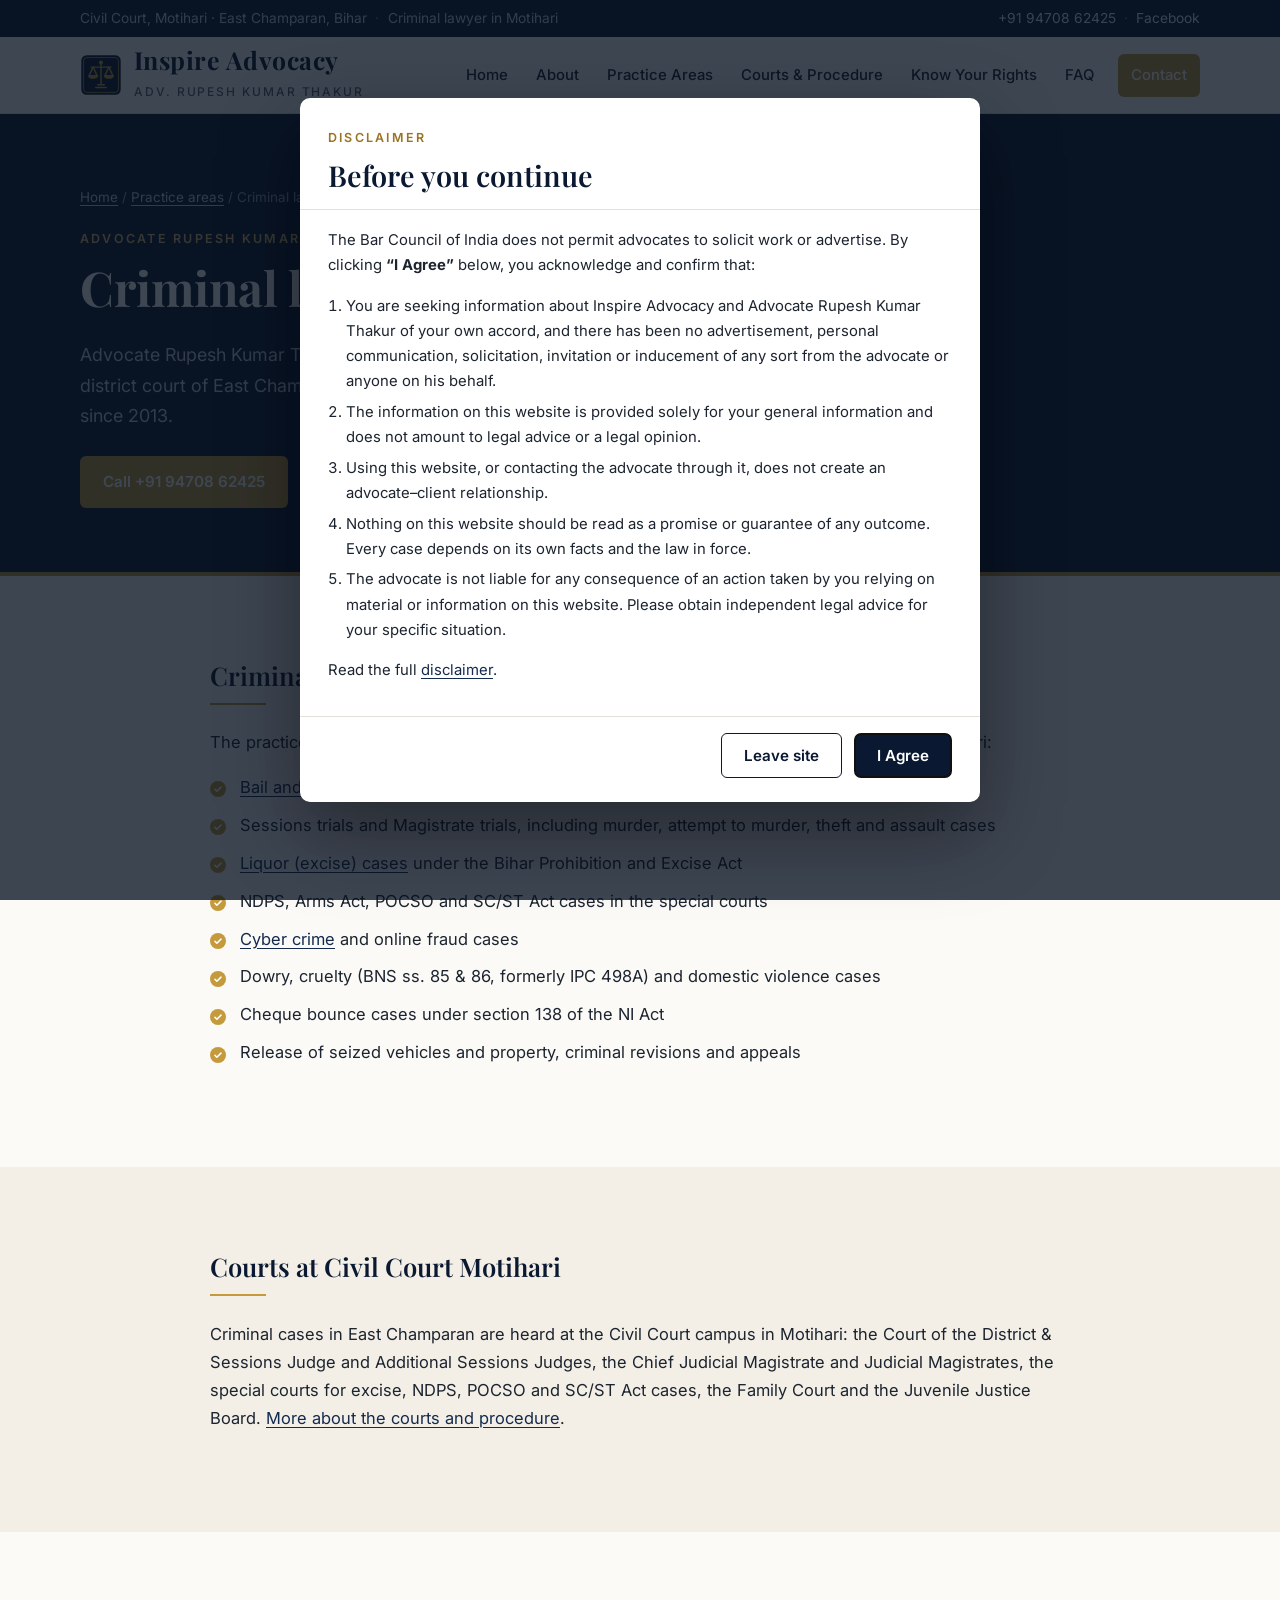
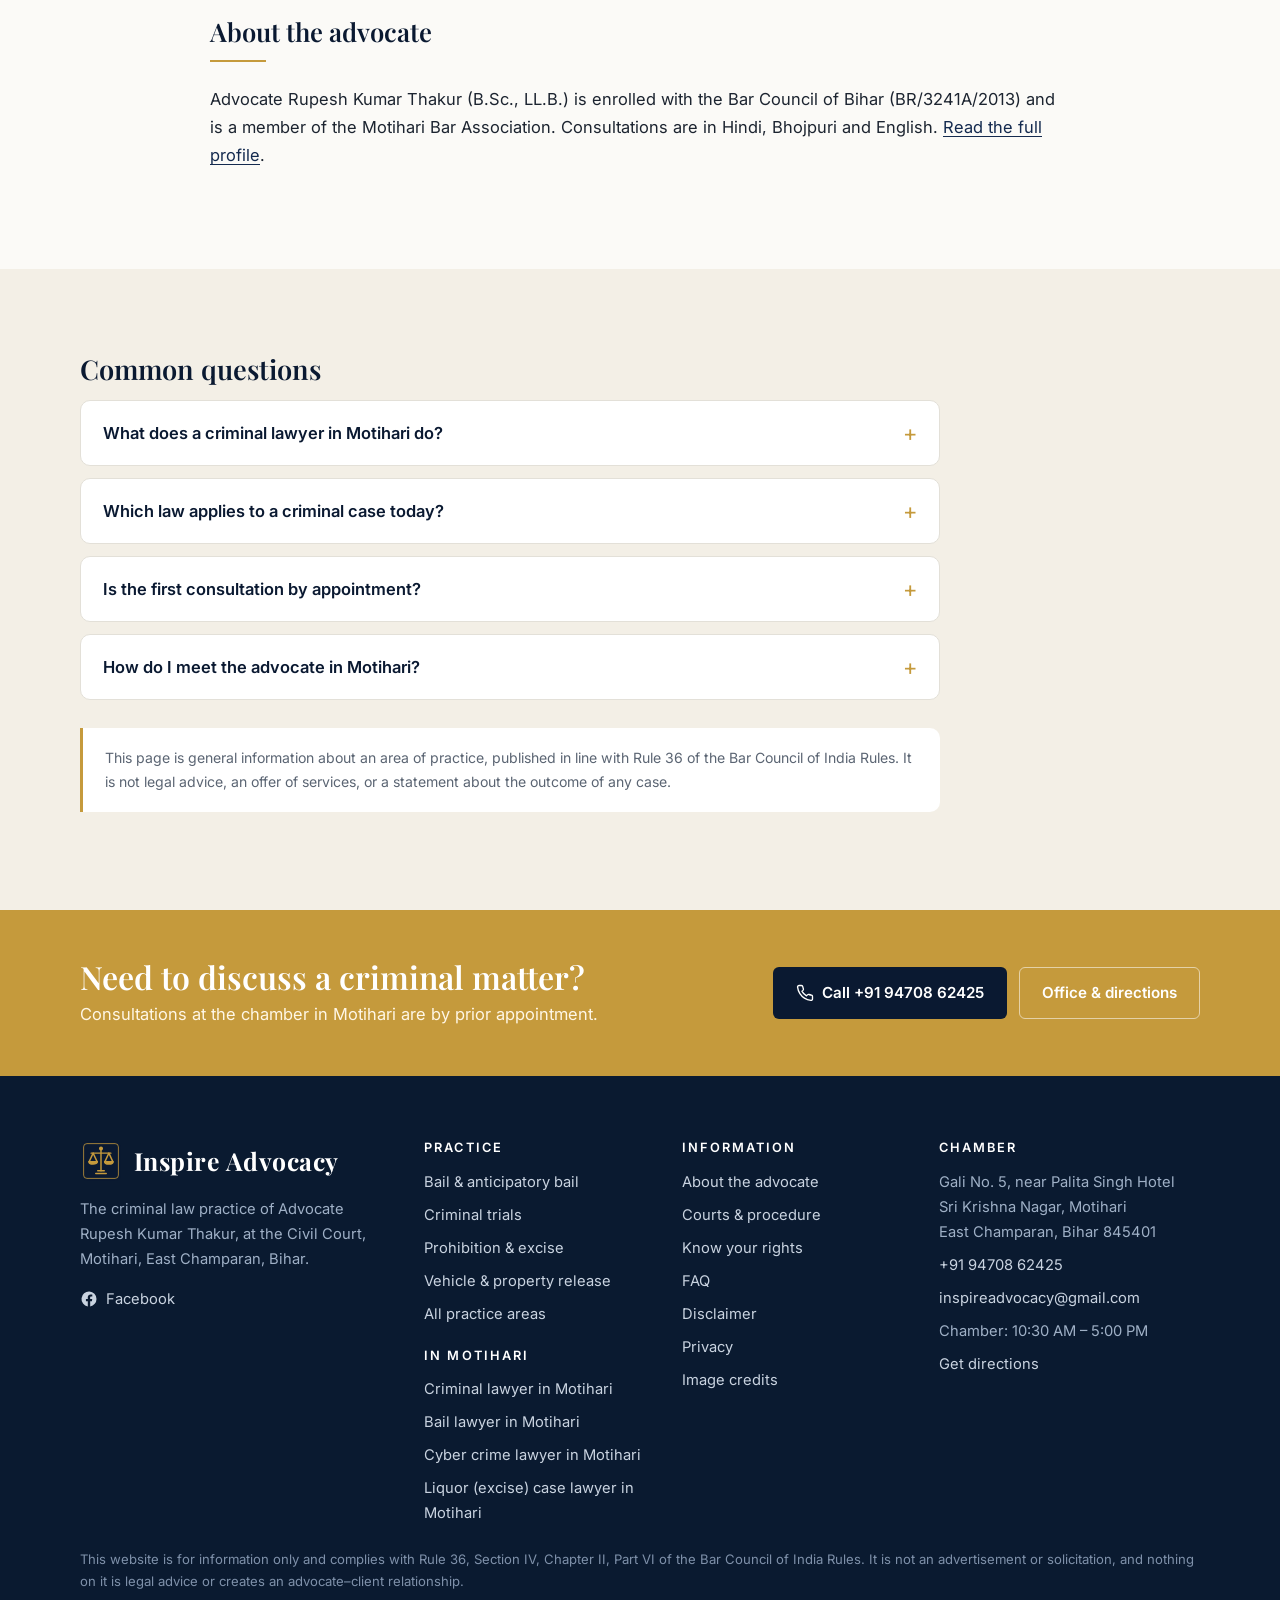
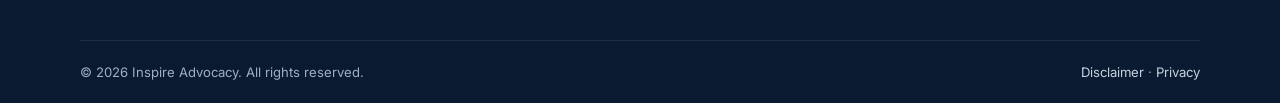
<file: criminal-lawyer-motihari.html>
<!doctype html>
<html lang="en-IN">
<head>
<meta charset="utf-8">
<meta name="viewport" content="width=device-width, initial-scale=1">
<title>Criminal Lawyer in Motihari | Adv. Rupesh Kumar Thakur | Inspire Advocacy</title>
<meta name="description" content="Criminal lawyer in Motihari, East Champaran: Advocate Rupesh Kumar Thakur practises criminal law at Civil Court Motihari. Bail, trials, excise, NDPS, cyber crime, dowry and cheque bounce cases.">
<link rel="canonical" href="https://www.inspireadvocacy.com/criminal-lawyer-motihari">
<meta name="theme-color" content="#0a1931">
<meta property="og:type" content="website">
<meta property="og:site_name" content="Inspire Advocacy">
<meta property="og:title" content="Criminal Lawyer in Motihari | Adv. Rupesh Kumar Thakur | Inspire Advocacy">
<meta property="og:description" content="Criminal lawyer in Motihari, East Champaran: Advocate Rupesh Kumar Thakur practises criminal law at Civil Court Motihari. Bail, trials, excise, NDPS, cyber crime, dowry and cheque bounce cases.">
<meta property="og:url" content="https://www.inspireadvocacy.com/criminal-lawyer-motihari">
<meta property="og:image" content="https://www.inspireadvocacy.com/assets/img/og-image.png">
<meta property="og:locale" content="en_IN">
<meta name="twitter:card" content="summary_large_image">
<link rel="icon" href="/favicon.svg" type="image/svg+xml">
<link rel="apple-touch-icon" href="/assets/img/apple-touch-icon.png">
<link rel="preconnect" href="https://fonts.googleapis.com"><link rel="preconnect" href="https://fonts.gstatic.com" crossorigin><link href="https://fonts.googleapis.com/css2?family=Inter:wght@400;500;600;700&amp;family=Noto+Sans+Devanagari:wght@500;600&amp;family=Playfair+Display:ital,wght@0,600;0,700;1,600&amp;display=swap" rel="stylesheet">
<link rel="stylesheet" href="/assets/css/style.css">
<script type="application/ld+json">{"@context": "https://schema.org", "@type": "LegalService", "name": "Inspire Advocacy", "alternateName": "Advocate Rupesh Kumar Thakur", "description": "Inspire Advocacy is the criminal law practice of Advocate Rupesh Kumar Thakur, an advocate in Motihari practising at the Civil Court, Motihari, East Champaran, Bihar.", "url": "https://www.inspireadvocacy.com/", "telephone": "+919470862425", "email": "inspireadvocacy@gmail.com", "image": ["https://www.inspireadvocacy.com/assets/img/og-image.png", "https://www.inspireadvocacy.com/assets/img/advocate.jpg"], "logo": "https://www.inspireadvocacy.com/assets/img/logo-mark.svg", "address": {"@type": "PostalAddress", "streetAddress": "Gali Number 5, near Palita Singh Hotel, Sri Krishna Nagar", "addressLocality": "Motihari", "addressRegion": "Bihar", "postalCode": "845401", "addressCountry": "IN"}, "areaServed": [{"@type": "City", "name": "Motihari"}, {"@type": "AdministrativeArea", "name": "East Champaran district, Bihar"}], "founder": {"@type": "Person", "@id": "https://www.inspireadvocacy.com/about#person", "name": "Rupesh Kumar Thakur", "jobTitle": "Advocate"}, "sameAs": ["https://www.facebook.com/rupesh.thakur2"], "knowsAbout": ["Criminal law", "Bail", "Anticipatory bail", "Criminal trials", "Cyber crime", "Bihar Prohibition and Excise Act", "NDPS Act", "Vehicle release", "Dowry and matrimonial offences", "Cheque bounce (NI Act section 138)"], "@id": "https://www.inspireadvocacy.com/#legalservice", "hasMap": "https://www.google.com/maps/search/?api=1&query=Advocate+Rupesh+Kumar+Thakur+Sri+Krishna+Nagar+Motihari", "knowsLanguage": ["hi", "bho", "en"], "hasOfferCatalog": {"@type": "OfferCatalog", "name": "Criminal law practice areas", "itemListElement": [{"@type": "Offer", "itemOffered": {"@type": "Service", "name": "Bail and anticipatory bail", "url": "https://www.inspireadvocacy.com/bail-lawyer-motihari"}}, {"@type": "Offer", "itemOffered": {"@type": "Service", "name": "Criminal trial defence", "url": "https://www.inspireadvocacy.com/criminal-lawyer-motihari"}}, {"@type": "Offer", "itemOffered": {"@type": "Service", "name": "Cyber crime cases", "url": "https://www.inspireadvocacy.com/cyber-crime-lawyer-motihari"}}, {"@type": "Offer", "itemOffered": {"@type": "Service", "name": "Bihar liquor (excise) cases", "url": "https://www.inspireadvocacy.com/excise-liquor-case-lawyer-motihari"}}, {"@type": "Offer", "itemOffered": {"@type": "Service", "name": "NDPS and special statutes", "url": "https://www.inspireadvocacy.com/practice-areas#ndps"}}, {"@type": "Offer", "itemOffered": {"@type": "Service", "name": "Vehicle and property release", "url": "https://www.inspireadvocacy.com/practice-areas#release"}}]}}</script>
<script type="application/ld+json">{"@context": "https://schema.org", "@type": "BreadcrumbList", "itemListElement": [{"@type": "ListItem", "position": 1, "name": "Home", "item": "https://www.inspireadvocacy.com/"}, {"@type": "ListItem", "position": 2, "name": "Criminal lawyer in Motihari", "item": "https://www.inspireadvocacy.com/criminal-lawyer-motihari"}]}</script>
<script type="application/ld+json">{"@context": "https://schema.org", "@type": "FAQPage", "mainEntity": [{"@type": "Question", "name": "What does a criminal lawyer in Motihari do?", "acceptedAnswer": {"@type": "Answer", "text": "A criminal lawyer represents people at each stage of a criminal case: after an FIR or complaint, at arrest and remand, in bail applications, at trial, and in appeals or revisions. In Motihari these cases are heard at the Civil Court."}}, {"@type": "Question", "name": "Which law applies to a criminal case today?", "acceptedAnswer": {"@type": "Answer", "text": "Offences committed on or after 1 July 2024 fall under the Bharatiya Nyaya Sanhita (BNS), with procedure under the BNSS. Offences before that date are generally governed by the IPC."}}, {"@type": "Question", "name": "Is the first consultation by appointment?", "acceptedAnswer": {"@type": "Answer", "text": "Yes. Please call +91 94708 62425 before visiting, as the advocate may be in court."}}, {"@type": "Question", "name": "How do I meet the advocate in Motihari?", "acceptedAnswer": {"@type": "Answer", "text": "Call +91 94708 62425 to fix a time. The chamber is at Gali No. 5, near Palita Singh Hotel, Sri Krishna Nagar, Motihari, and chamber hours are 10:30 AM to 5:00 PM."}}]}</script>
</head>
<body style="--hero-img:url(&quot;https://commons.wikimedia.org/wiki/Special:FilePath/Books_on_shelf_at_the_Ghalib_Chamber_Law_Library.jpg?width=1280&quot;)">
<a class="skip" href="#main">Skip to content</a>
<div class="topbar"><div class="container">
  <div><span>Civil Court, Motihari · East Champaran, Bihar</span><span class="hide-sm">Criminal lawyer in Motihari</span></div>
  <div><span><a href="tel:+919470862425">+91 94708 62425</a></span><span class="hide-sm"><a href="https://www.facebook.com/rupesh.thakur2" rel="noopener" target="_blank">Facebook</a></span></div>
</div></div>
<header class="site-header"><div class="container">
  <a class="brand" href="/" aria-label="Inspire Advocacy home">
    <img class="brand-mark" src="/assets/img/logo-mark.svg" alt="" width="42" height="42">
    <span><span class="brand-name">Inspire Advocacy</span><span class="brand-sub">Adv. Rupesh Kumar Thakur</span></span>
  </a>
  <button class="nav-toggle" aria-controls="site-nav" aria-expanded="false" aria-label="Open menu"><span></span></button>
  <nav class="nav" id="site-nav" aria-label="Main"><a href="/">Home</a><a href="/about.html">About</a><a href="/practice-areas.html">Practice Areas</a><a href="/courts.html">Courts &amp; Procedure</a><a href="/know-your-rights.html">Know Your Rights</a><a href="/faq.html">FAQ</a><a class="btn btn-gold" href="/contact">Contact</a></nav>
</div></header>
<main id="main">
<section class="page-hero"><div class="container">
  <p class="crumbs"><a href="/">Home</a> / <a href="/practice-areas">Practice areas</a> / Criminal lawyer in Motihari</p>
  <span class="eyebrow" style="color:#d9b86c">Advocate Rupesh Kumar Thakur · Civil Court, Motihari</span>
  <h1>Criminal lawyer in Motihari</h1>
  <p class="lead">Advocate Rupesh Kumar Thakur practises criminal law at the Civil Court, Motihari, the district court of East Champaran, Bihar. He has been enrolled with the Bar Council of Bihar since 2013.</p>
  <div class="btn-row" style="margin-top:24px"><a class="btn btn-gold" href="tel:+919470862425">Call +91 94708 62425</a><a class="btn btn-light" href="/contact">Chamber &amp; directions</a></div>
</div></section>
<section class="section"><div class="container prose" style="max-width:900px"><h2 style="margin-top:0">Criminal cases handled in Motihari</h2><hr class="rule"><p>The practice covers criminal matters from the FIR stage to trial and revision in the courts at Motihari:</p><ul class="checklist"><li><a href="/bail-lawyer-motihari">Bail and anticipatory bail</a> before the Magistrate and Sessions Court</li><li>Sessions trials and Magistrate trials, including murder, attempt to murder, theft and assault cases</li><li><a href="/excise-liquor-case-lawyer-motihari">Liquor (excise) cases</a> under the Bihar Prohibition and Excise Act</li><li>NDPS, Arms Act, POCSO and SC/ST Act cases in the special courts</li><li><a href="/cyber-crime-lawyer-motihari">Cyber crime</a> and online fraud cases</li><li>Dowry, cruelty (BNS ss. 85 &amp; 86, formerly IPC 498A) and domestic violence cases</li><li>Cheque bounce cases under section 138 of the NI Act</li><li>Release of seized vehicles and property, criminal revisions and appeals</li></ul></div></section><section class="section alt"><div class="container prose" style="max-width:900px"><h2 style="margin-top:0">Courts at Civil Court Motihari</h2><hr class="rule"><p>Criminal cases in East Champaran are heard at the Civil Court campus in Motihari: the Court of the District &amp; Sessions Judge and Additional Sessions Judges, the Chief Judicial Magistrate and Judicial Magistrates, the special courts for excise, NDPS, POCSO and SC/ST Act cases, the Family Court and the Juvenile Justice Board. <a href="/courts">More about the courts and procedure</a>.</p></div></section><section class="section"><div class="container prose" style="max-width:900px"><h2 style="margin-top:0">About the advocate</h2><hr class="rule"><p>Advocate Rupesh Kumar Thakur (B.Sc., LL.B.) is enrolled with the Bar Council of Bihar (BR/3241A/2013) and is a member of the Motihari Bar Association. Consultations are in Hindi, Bhojpuri and English. <a href="/about">Read the full profile</a>.</p></div></section>
<section class="section alt"><div class="container"><div class="faq" style="max-width:860px"><h2>Common questions</h2><details><summary>What does a criminal lawyer in Motihari do?</summary><div class="answer"><p>A criminal lawyer represents people at each stage of a criminal case: after an FIR or complaint, at arrest and remand, in bail applications, at trial, and in appeals or revisions. In Motihari these cases are heard at the Civil Court.</p></div></details><details><summary>Which law applies to a criminal case today?</summary><div class="answer"><p>Offences committed on or after 1 July 2024 fall under the Bharatiya Nyaya Sanhita (BNS), with procedure under the BNSS. Offences before that date are generally governed by the IPC.</p></div></details><details><summary>Is the first consultation by appointment?</summary><div class="answer"><p>Yes. Please call +91 94708 62425 before visiting, as the advocate may be in court.</p></div></details><details><summary>How do I meet the advocate in Motihari?</summary><div class="answer"><p>Call +91 94708 62425 to fix a time. The chamber is at Gali No. 5, near Palita Singh Hotel, Sri Krishna Nagar, Motihari, and chamber hours are 10:30 AM to 5:00 PM.</p></div></details></div>
<p class="notice small" style="margin-top:28px;max-width:860px">This page is general information about an area of practice, published in line with Rule 36 of the Bar Council of India Rules. It is not legal advice, an offer of services, or a statement about the outcome of any case.</p></div></section>
<section class="cta-band"><div class="container">
  <div><h2>Need to discuss a criminal matter?</h2><p>Consultations at the chamber in Motihari are by prior appointment.</p></div>
  <div class="btn-row"><a class="btn btn-navy" href="tel:+919470862425"><svg viewBox="0 0 24 24" fill="none" stroke="currentColor" stroke-width="1.8" stroke-linecap="round" stroke-linejoin="round"><path d="M22 16.9v3a2 2 0 0 1-2.2 2 19.8 19.8 0 0 1-8.6-3.1 19.5 19.5 0 0 1-6-6A19.8 19.8 0 0 1 2.1 4.2 2 2 0 0 1 4.1 2h3a2 2 0 0 1 2 1.7c.1.9.4 1.8.7 2.7a2 2 0 0 1-.5 2.1L8 9.8a16 16 0 0 0 6 6l1.3-1.3a2 2 0 0 1 2.1-.5c.9.3 1.8.6 2.7.7a2 2 0 0 1 1.9 2.2z"/></svg> Call +91 94708 62425</a><a class="btn btn-light" href="/contact">Office &amp; directions</a></div>
</div></section>
</main>
<footer class="site-footer"><div class="container">
  <div class="footer-grid">
    <div class="footer-brand">
      <a class="brand" href="/"><img class="brand-mark" src="/assets/img/logo-mark.svg" alt="" width="42" height="42"><span class="brand-name">Inspire Advocacy</span></a>
      <p style="margin-top:1em">The criminal law practice of Advocate Rupesh Kumar Thakur, at the Civil Court, Motihari, East Champaran, Bihar.</p>
      <p class="social"><a href="https://www.facebook.com/rupesh.thakur2" rel="noopener" target="_blank"><svg viewBox="0 0 24 24" fill="currentColor"><path d="M22 12a10 10 0 1 0-11.6 9.9v-7H7.9V12h2.5V9.8c0-2.5 1.5-3.9 3.8-3.9 1.1 0 2.2.2 2.2.2v2.5h-1.3c-1.2 0-1.6.8-1.6 1.6V12h2.8l-.4 2.9h-2.3v7A10 10 0 0 0 22 12z"/></svg> Facebook</a></p>
    </div>
    <div><h4>Practice</h4><ul>
      <li><a href="/practice-areas#bail">Bail &amp; anticipatory bail</a></li>
      <li><a href="/practice-areas#trial">Criminal trials</a></li>
      <li><a href="/practice-areas#excise">Prohibition &amp; excise</a></li>
      <li><a href="/practice-areas#release">Vehicle &amp; property release</a></li>
      <li><a href="/practice-areas">All practice areas</a></li>
    </ul>
    <h4 style="margin-top:1.6em">In Motihari</h4><ul><li><a href="/criminal-lawyer-motihari">Criminal lawyer in Motihari</a></li><li><a href="/bail-lawyer-motihari">Bail lawyer in Motihari</a></li><li><a href="/cyber-crime-lawyer-motihari">Cyber crime lawyer in Motihari</a></li><li><a href="/excise-liquor-case-lawyer-motihari">Liquor (excise) case lawyer in Motihari</a></li></ul></div>
    <div><h4>Information</h4><ul>
      <li><a href="/about">About the advocate</a></li>
      <li><a href="/courts">Courts &amp; procedure</a></li>
      <li><a href="/know-your-rights">Know your rights</a></li>
      <li><a href="/faq">FAQ</a></li>
      <li><a href="/disclaimer">Disclaimer</a></li>
      <li><a href="/privacy">Privacy</a></li>
      <li><a href="/credits">Image credits</a></li>
    </ul></div>
    <div><h4>Chamber</h4><ul>
      <li>Gali No. 5, near Palita Singh Hotel<br>Sri Krishna Nagar, Motihari<br>East Champaran, Bihar 845401</li>
      <li><a href="tel:+919470862425">+91 94708 62425</a></li>
      <li><a href="mailto:inspireadvocacy@gmail.com">inspireadvocacy@gmail.com</a></li>
      <li>Chamber: 10:30 AM – 5:00 PM</li>
      <li><a href="https://www.google.com/maps/search/?api=1&query=Advocate+Rupesh+Kumar+Thakur+Sri+Krishna+Nagar+Motihari" rel="noopener" target="_blank">Get directions</a></li>
    </ul></div>
  </div>
  <p class="footer-disclaimer">This website is for information only and complies with Rule 36, Section IV, Chapter II, Part VI of the Bar Council of India Rules. It is not an advertisement or solicitation, and nothing on it is legal advice or creates an advocate&ndash;client relationship.</p>
  <div class="footer-bottom"><p>&copy; <span id="year">2026</span> Inspire Advocacy. All rights reserved.</p><p><a href="/disclaimer">Disclaimer</a> · <a href="/privacy">Privacy</a></p></div>
</div></footer>
<div class="fab"><a href="tel:+919470862425" aria-label="Call +91 94708 62425"><svg viewBox="0 0 24 24" fill="none" stroke="currentColor" stroke-width="1.8" stroke-linecap="round" stroke-linejoin="round"><path d="M22 16.9v3a2 2 0 0 1-2.2 2 19.8 19.8 0 0 1-8.6-3.1 19.5 19.5 0 0 1-6-6A19.8 19.8 0 0 1 2.1 4.2 2 2 0 0 1 4.1 2h3a2 2 0 0 1 2 1.7c.1.9.4 1.8.7 2.7a2 2 0 0 1-.5 2.1L8 9.8a16 16 0 0 0 6 6l1.3-1.3a2 2 0 0 1 2.1-.5c.9.3 1.8.6 2.7.7a2 2 0 0 1 1.9 2.2z"/></svg></a></div>
<div class="gate" id="gate" role="dialog" aria-modal="true" aria-labelledby="gate-title">
  <div class="gate-box">
    <div class="gate-head"><span class="eyebrow">Disclaimer</span><h2 id="gate-title">Before you continue</h2></div>
    <div class="gate-body">
      <p>The Bar Council of India does not permit advocates to solicit work or advertise. By clicking <b>&ldquo;I Agree&rdquo;</b> below, you acknowledge and confirm that:</p>
      <ol>
        <li>You are seeking information about Inspire Advocacy and Advocate Rupesh Kumar Thakur of your own accord, and there has been no advertisement, personal communication, solicitation, invitation or inducement of any sort from the advocate or anyone on his behalf.</li>
        <li>The information on this website is provided solely for your general information and does not amount to legal advice or a legal opinion.</li>
        <li>Using this website, or contacting the advocate through it, does not create an advocate&ndash;client relationship.</li>
        <li>Nothing on this website should be read as a promise or guarantee of any outcome. Every case depends on its own facts and the law in force.</li>
        <li>The advocate is not liable for any consequence of an action taken by you relying on material or information on this website. Please obtain independent legal advice for your specific situation.</li>
      </ol>
      <p>Read the full <a href="/disclaimer">disclaimer</a>.</p>
    </div>
    <div class="gate-foot">
      <button class="btn btn-outline" id="gate-leave" type="button">Leave site</button>
      <button class="btn btn-navy" id="gate-agree" type="button">I Agree</button>
    </div>
  </div>
</div>
<script src="/assets/js/main.js" defer></script>
</body>
</html>
</file>
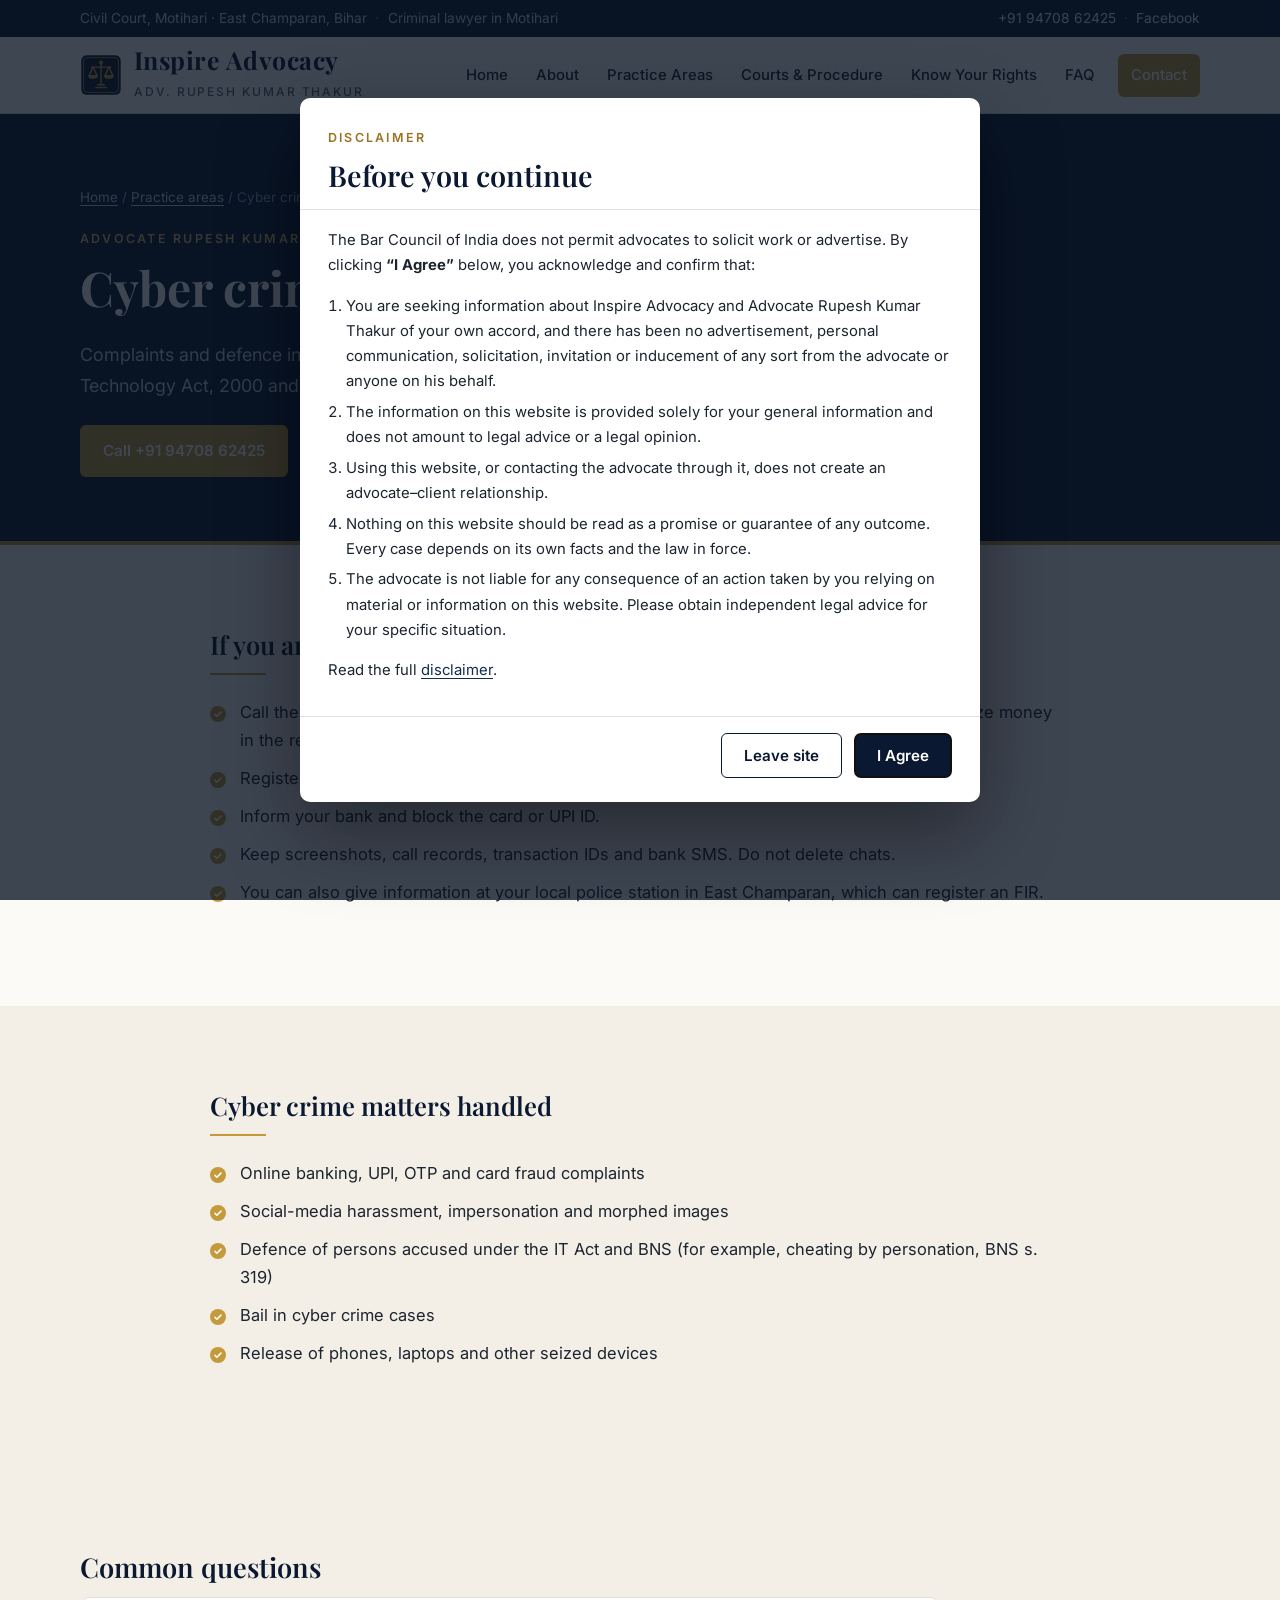
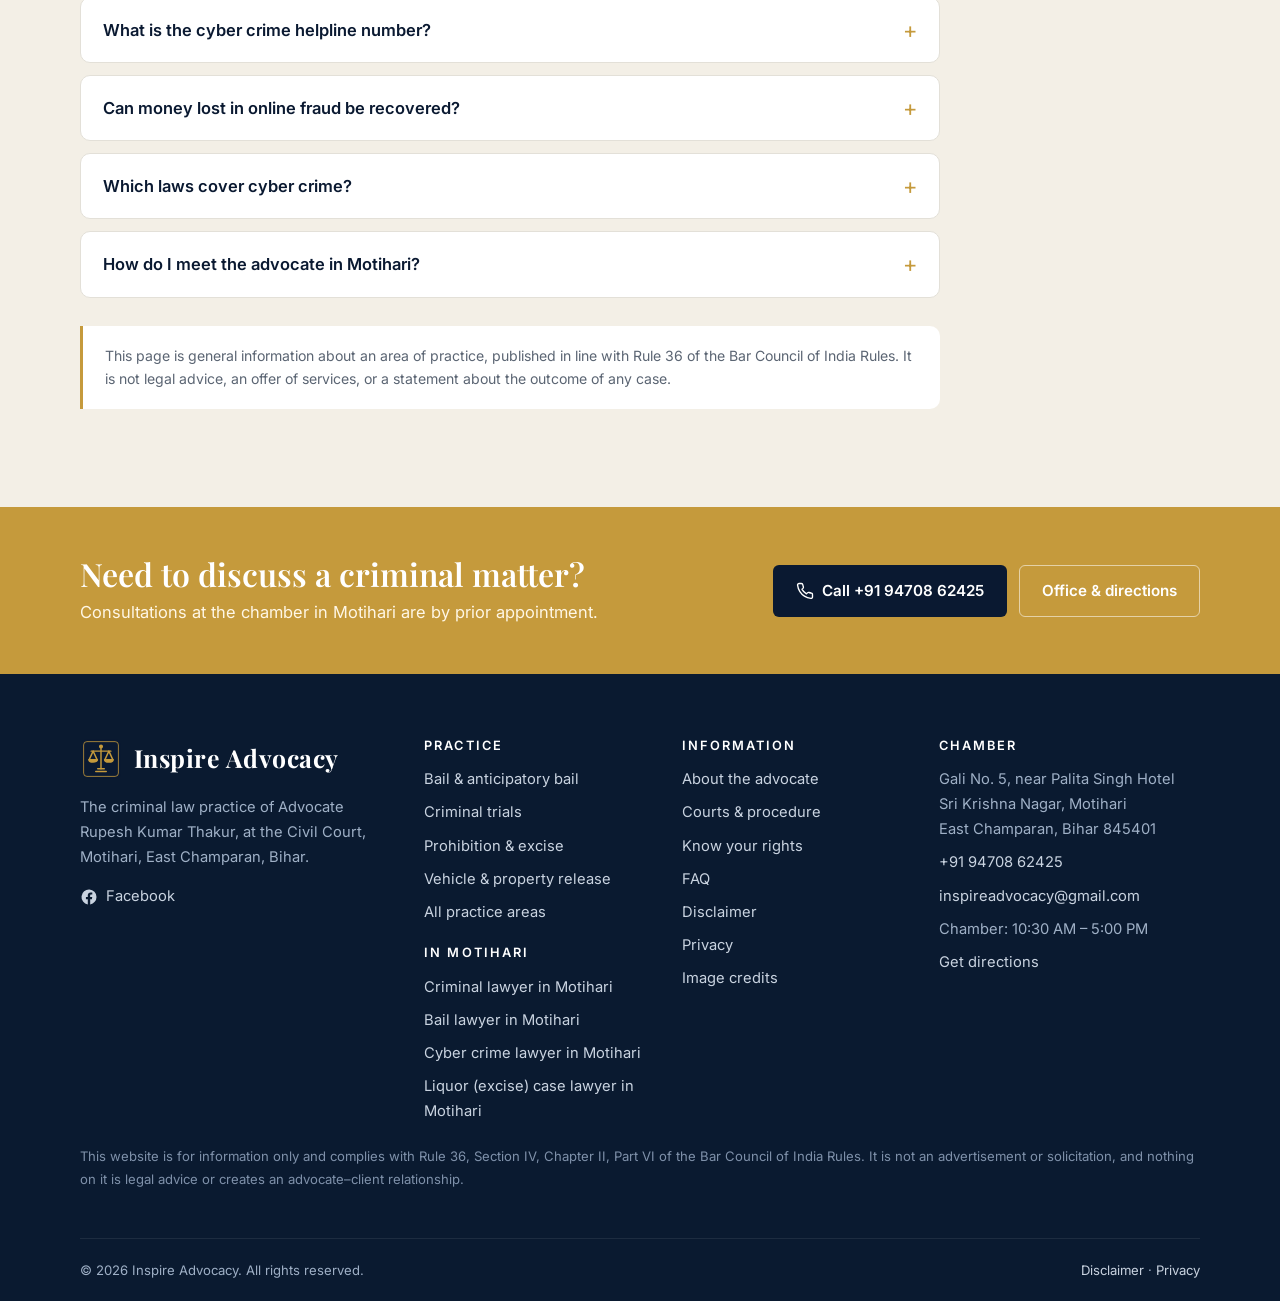
<file: cyber-crime-lawyer-motihari.html>
<!doctype html>
<html lang="en-IN">
<head>
<meta charset="utf-8">
<meta name="viewport" content="width=device-width, initial-scale=1">
<title>Cyber Crime Lawyer in Motihari | Online Fraud Cases | Inspire Advocacy</title>
<meta name="description" content="Cyber crime cases in Motihari: complaints and defence in online fraud, UPI and banking fraud, social-media harassment and IT Act cases at Civil Court Motihari, East Champaran.">
<link rel="canonical" href="https://www.inspireadvocacy.com/cyber-crime-lawyer-motihari">
<meta name="theme-color" content="#0a1931">
<meta property="og:type" content="website">
<meta property="og:site_name" content="Inspire Advocacy">
<meta property="og:title" content="Cyber Crime Lawyer in Motihari | Online Fraud Cases | Inspire Advocacy">
<meta property="og:description" content="Cyber crime cases in Motihari: complaints and defence in online fraud, UPI and banking fraud, social-media harassment and IT Act cases at Civil Court Motihari, East Champaran.">
<meta property="og:url" content="https://www.inspireadvocacy.com/cyber-crime-lawyer-motihari">
<meta property="og:image" content="https://www.inspireadvocacy.com/assets/img/og-image.png">
<meta property="og:locale" content="en_IN">
<meta name="twitter:card" content="summary_large_image">
<link rel="icon" href="/favicon.svg" type="image/svg+xml">
<link rel="apple-touch-icon" href="/assets/img/apple-touch-icon.png">
<link rel="preconnect" href="https://fonts.googleapis.com"><link rel="preconnect" href="https://fonts.gstatic.com" crossorigin><link href="https://fonts.googleapis.com/css2?family=Inter:wght@400;500;600;700&amp;family=Noto+Sans+Devanagari:wght@500;600&amp;family=Playfair+Display:ital,wght@0,600;0,700;1,600&amp;display=swap" rel="stylesheet">
<link rel="stylesheet" href="/assets/css/style.css">
<script type="application/ld+json">{"@context": "https://schema.org", "@type": "LegalService", "name": "Inspire Advocacy", "alternateName": "Advocate Rupesh Kumar Thakur", "description": "Inspire Advocacy is the criminal law practice of Advocate Rupesh Kumar Thakur, an advocate in Motihari practising at the Civil Court, Motihari, East Champaran, Bihar.", "url": "https://www.inspireadvocacy.com/", "telephone": "+919470862425", "email": "inspireadvocacy@gmail.com", "image": ["https://www.inspireadvocacy.com/assets/img/og-image.png", "https://www.inspireadvocacy.com/assets/img/advocate.jpg"], "logo": "https://www.inspireadvocacy.com/assets/img/logo-mark.svg", "address": {"@type": "PostalAddress", "streetAddress": "Gali Number 5, near Palita Singh Hotel, Sri Krishna Nagar", "addressLocality": "Motihari", "addressRegion": "Bihar", "postalCode": "845401", "addressCountry": "IN"}, "areaServed": [{"@type": "City", "name": "Motihari"}, {"@type": "AdministrativeArea", "name": "East Champaran district, Bihar"}], "founder": {"@type": "Person", "@id": "https://www.inspireadvocacy.com/about#person", "name": "Rupesh Kumar Thakur", "jobTitle": "Advocate"}, "sameAs": ["https://www.facebook.com/rupesh.thakur2"], "knowsAbout": ["Criminal law", "Bail", "Anticipatory bail", "Criminal trials", "Cyber crime", "Bihar Prohibition and Excise Act", "NDPS Act", "Vehicle release", "Dowry and matrimonial offences", "Cheque bounce (NI Act section 138)"], "@id": "https://www.inspireadvocacy.com/#legalservice", "hasMap": "https://www.google.com/maps/search/?api=1&query=Advocate+Rupesh+Kumar+Thakur+Sri+Krishna+Nagar+Motihari", "knowsLanguage": ["hi", "bho", "en"], "hasOfferCatalog": {"@type": "OfferCatalog", "name": "Criminal law practice areas", "itemListElement": [{"@type": "Offer", "itemOffered": {"@type": "Service", "name": "Bail and anticipatory bail", "url": "https://www.inspireadvocacy.com/bail-lawyer-motihari"}}, {"@type": "Offer", "itemOffered": {"@type": "Service", "name": "Criminal trial defence", "url": "https://www.inspireadvocacy.com/criminal-lawyer-motihari"}}, {"@type": "Offer", "itemOffered": {"@type": "Service", "name": "Cyber crime cases", "url": "https://www.inspireadvocacy.com/cyber-crime-lawyer-motihari"}}, {"@type": "Offer", "itemOffered": {"@type": "Service", "name": "Bihar liquor (excise) cases", "url": "https://www.inspireadvocacy.com/excise-liquor-case-lawyer-motihari"}}, {"@type": "Offer", "itemOffered": {"@type": "Service", "name": "NDPS and special statutes", "url": "https://www.inspireadvocacy.com/practice-areas#ndps"}}, {"@type": "Offer", "itemOffered": {"@type": "Service", "name": "Vehicle and property release", "url": "https://www.inspireadvocacy.com/practice-areas#release"}}]}}</script>
<script type="application/ld+json">{"@context": "https://schema.org", "@type": "BreadcrumbList", "itemListElement": [{"@type": "ListItem", "position": 1, "name": "Home", "item": "https://www.inspireadvocacy.com/"}, {"@type": "ListItem", "position": 2, "name": "Cyber crime lawyer in Motihari", "item": "https://www.inspireadvocacy.com/cyber-crime-lawyer-motihari"}]}</script>
<script type="application/ld+json">{"@context": "https://schema.org", "@type": "FAQPage", "mainEntity": [{"@type": "Question", "name": "What is the cyber crime helpline number?", "acceptedAnswer": {"@type": "Answer", "text": "The national cyber crime helpline is 1930. Complaints can also be filed online at cybercrime.gov.in."}}, {"@type": "Question", "name": "Can money lost in online fraud be recovered?", "acceptedAnswer": {"@type": "Answer", "text": "Sometimes, if the fraud is reported quickly and the money can be traced and frozen. Recovery is not guaranteed and depends on the facts and on the banks and police involved."}}, {"@type": "Question", "name": "Which laws cover cyber crime?", "acceptedAnswer": {"@type": "Answer", "text": "The Information Technology Act, 2000 and the Bharatiya Nyaya Sanhita, 2023, which covers offences such as cheating, impersonation, extortion and criminal intimidation committed online."}}, {"@type": "Question", "name": "How do I meet the advocate in Motihari?", "acceptedAnswer": {"@type": "Answer", "text": "Call +91 94708 62425 to fix a time. The chamber is at Gali No. 5, near Palita Singh Hotel, Sri Krishna Nagar, Motihari, and chamber hours are 10:30 AM to 5:00 PM."}}]}</script>
</head>
<body style="--hero-img:url(&quot;https://commons.wikimedia.org/wiki/Special:FilePath/Books_on_shelf_at_the_Ghalib_Chamber_Law_Library.jpg?width=1280&quot;)">
<a class="skip" href="#main">Skip to content</a>
<div class="topbar"><div class="container">
  <div><span>Civil Court, Motihari · East Champaran, Bihar</span><span class="hide-sm">Criminal lawyer in Motihari</span></div>
  <div><span><a href="tel:+919470862425">+91 94708 62425</a></span><span class="hide-sm"><a href="https://www.facebook.com/rupesh.thakur2" rel="noopener" target="_blank">Facebook</a></span></div>
</div></div>
<header class="site-header"><div class="container">
  <a class="brand" href="/" aria-label="Inspire Advocacy home">
    <img class="brand-mark" src="/assets/img/logo-mark.svg" alt="" width="42" height="42">
    <span><span class="brand-name">Inspire Advocacy</span><span class="brand-sub">Adv. Rupesh Kumar Thakur</span></span>
  </a>
  <button class="nav-toggle" aria-controls="site-nav" aria-expanded="false" aria-label="Open menu"><span></span></button>
  <nav class="nav" id="site-nav" aria-label="Main"><a href="/">Home</a><a href="/about.html">About</a><a href="/practice-areas.html">Practice Areas</a><a href="/courts.html">Courts &amp; Procedure</a><a href="/know-your-rights.html">Know Your Rights</a><a href="/faq.html">FAQ</a><a class="btn btn-gold" href="/contact">Contact</a></nav>
</div></header>
<main id="main">
<section class="page-hero"><div class="container">
  <p class="crumbs"><a href="/">Home</a> / <a href="/practice-areas">Practice areas</a> / Cyber crime lawyer in Motihari</p>
  <span class="eyebrow" style="color:#d9b86c">Advocate Rupesh Kumar Thakur · Civil Court, Motihari</span>
  <h1>Cyber crime cases in Motihari</h1>
  <p class="lead">Complaints and defence in cyber crime and online fraud cases, under the Information Technology Act, 2000 and the Bharatiya Nyaya Sanhita, at the courts in Motihari.</p>
  <div class="btn-row" style="margin-top:24px"><a class="btn btn-gold" href="tel:+919470862425">Call +91 94708 62425</a><a class="btn btn-light" href="/contact">Chamber &amp; directions</a></div>
</div></section>
<section class="section"><div class="container prose" style="max-width:900px"><h2 style="margin-top:0">If you are a victim of online fraud</h2><hr class="rule"><ul class="checklist"><li>Call the national cyber crime helpline <b>1930</b> as soon as possible. Quick reporting can help freeze money in the receiving account.</li><li>Register a complaint on <a href="https://cybercrime.gov.in" rel="noopener" target="_blank">cybercrime.gov.in</a> and note the acknowledgement number.</li><li>Inform your bank and block the card or UPI ID.</li><li>Keep screenshots, call records, transaction IDs and bank SMS. Do not delete chats.</li><li>You can also give information at your local police station in East Champaran, which can register an FIR.</li></ul></div></section><section class="section alt"><div class="container prose" style="max-width:900px"><h2 style="margin-top:0">Cyber crime matters handled</h2><hr class="rule"><ul class="checklist"><li>Online banking, UPI, OTP and card fraud complaints</li><li>Social-media harassment, impersonation and morphed images</li><li>Defence of persons accused under the IT Act and BNS (for example, cheating by personation, BNS s. 319)</li><li>Bail in cyber crime cases</li><li>Release of phones, laptops and other seized devices</li></ul></div></section>
<section class="section alt"><div class="container"><div class="faq" style="max-width:860px"><h2>Common questions</h2><details><summary>What is the cyber crime helpline number?</summary><div class="answer"><p>The national cyber crime helpline is 1930. Complaints can also be filed online at cybercrime.gov.in.</p></div></details><details><summary>Can money lost in online fraud be recovered?</summary><div class="answer"><p>Sometimes, if the fraud is reported quickly and the money can be traced and frozen. Recovery is not guaranteed and depends on the facts and on the banks and police involved.</p></div></details><details><summary>Which laws cover cyber crime?</summary><div class="answer"><p>The Information Technology Act, 2000 and the Bharatiya Nyaya Sanhita, 2023, which covers offences such as cheating, impersonation, extortion and criminal intimidation committed online.</p></div></details><details><summary>How do I meet the advocate in Motihari?</summary><div class="answer"><p>Call +91 94708 62425 to fix a time. The chamber is at Gali No. 5, near Palita Singh Hotel, Sri Krishna Nagar, Motihari, and chamber hours are 10:30 AM to 5:00 PM.</p></div></details></div>
<p class="notice small" style="margin-top:28px;max-width:860px">This page is general information about an area of practice, published in line with Rule 36 of the Bar Council of India Rules. It is not legal advice, an offer of services, or a statement about the outcome of any case.</p></div></section>
<section class="cta-band"><div class="container">
  <div><h2>Need to discuss a criminal matter?</h2><p>Consultations at the chamber in Motihari are by prior appointment.</p></div>
  <div class="btn-row"><a class="btn btn-navy" href="tel:+919470862425"><svg viewBox="0 0 24 24" fill="none" stroke="currentColor" stroke-width="1.8" stroke-linecap="round" stroke-linejoin="round"><path d="M22 16.9v3a2 2 0 0 1-2.2 2 19.8 19.8 0 0 1-8.6-3.1 19.5 19.5 0 0 1-6-6A19.8 19.8 0 0 1 2.1 4.2 2 2 0 0 1 4.1 2h3a2 2 0 0 1 2 1.7c.1.9.4 1.8.7 2.7a2 2 0 0 1-.5 2.1L8 9.8a16 16 0 0 0 6 6l1.3-1.3a2 2 0 0 1 2.1-.5c.9.3 1.8.6 2.7.7a2 2 0 0 1 1.9 2.2z"/></svg> Call +91 94708 62425</a><a class="btn btn-light" href="/contact">Office &amp; directions</a></div>
</div></section>
</main>
<footer class="site-footer"><div class="container">
  <div class="footer-grid">
    <div class="footer-brand">
      <a class="brand" href="/"><img class="brand-mark" src="/assets/img/logo-mark.svg" alt="" width="42" height="42"><span class="brand-name">Inspire Advocacy</span></a>
      <p style="margin-top:1em">The criminal law practice of Advocate Rupesh Kumar Thakur, at the Civil Court, Motihari, East Champaran, Bihar.</p>
      <p class="social"><a href="https://www.facebook.com/rupesh.thakur2" rel="noopener" target="_blank"><svg viewBox="0 0 24 24" fill="currentColor"><path d="M22 12a10 10 0 1 0-11.6 9.9v-7H7.9V12h2.5V9.8c0-2.5 1.5-3.9 3.8-3.9 1.1 0 2.2.2 2.2.2v2.5h-1.3c-1.2 0-1.6.8-1.6 1.6V12h2.8l-.4 2.9h-2.3v7A10 10 0 0 0 22 12z"/></svg> Facebook</a></p>
    </div>
    <div><h4>Practice</h4><ul>
      <li><a href="/practice-areas#bail">Bail &amp; anticipatory bail</a></li>
      <li><a href="/practice-areas#trial">Criminal trials</a></li>
      <li><a href="/practice-areas#excise">Prohibition &amp; excise</a></li>
      <li><a href="/practice-areas#release">Vehicle &amp; property release</a></li>
      <li><a href="/practice-areas">All practice areas</a></li>
    </ul>
    <h4 style="margin-top:1.6em">In Motihari</h4><ul><li><a href="/criminal-lawyer-motihari">Criminal lawyer in Motihari</a></li><li><a href="/bail-lawyer-motihari">Bail lawyer in Motihari</a></li><li><a href="/cyber-crime-lawyer-motihari">Cyber crime lawyer in Motihari</a></li><li><a href="/excise-liquor-case-lawyer-motihari">Liquor (excise) case lawyer in Motihari</a></li></ul></div>
    <div><h4>Information</h4><ul>
      <li><a href="/about">About the advocate</a></li>
      <li><a href="/courts">Courts &amp; procedure</a></li>
      <li><a href="/know-your-rights">Know your rights</a></li>
      <li><a href="/faq">FAQ</a></li>
      <li><a href="/disclaimer">Disclaimer</a></li>
      <li><a href="/privacy">Privacy</a></li>
      <li><a href="/credits">Image credits</a></li>
    </ul></div>
    <div><h4>Chamber</h4><ul>
      <li>Gali No. 5, near Palita Singh Hotel<br>Sri Krishna Nagar, Motihari<br>East Champaran, Bihar 845401</li>
      <li><a href="tel:+919470862425">+91 94708 62425</a></li>
      <li><a href="mailto:inspireadvocacy@gmail.com">inspireadvocacy@gmail.com</a></li>
      <li>Chamber: 10:30 AM – 5:00 PM</li>
      <li><a href="https://www.google.com/maps/search/?api=1&query=Advocate+Rupesh+Kumar+Thakur+Sri+Krishna+Nagar+Motihari" rel="noopener" target="_blank">Get directions</a></li>
    </ul></div>
  </div>
  <p class="footer-disclaimer">This website is for information only and complies with Rule 36, Section IV, Chapter II, Part VI of the Bar Council of India Rules. It is not an advertisement or solicitation, and nothing on it is legal advice or creates an advocate&ndash;client relationship.</p>
  <div class="footer-bottom"><p>&copy; <span id="year">2026</span> Inspire Advocacy. All rights reserved.</p><p><a href="/disclaimer">Disclaimer</a> · <a href="/privacy">Privacy</a></p></div>
</div></footer>
<div class="fab"><a href="tel:+919470862425" aria-label="Call +91 94708 62425"><svg viewBox="0 0 24 24" fill="none" stroke="currentColor" stroke-width="1.8" stroke-linecap="round" stroke-linejoin="round"><path d="M22 16.9v3a2 2 0 0 1-2.2 2 19.8 19.8 0 0 1-8.6-3.1 19.5 19.5 0 0 1-6-6A19.8 19.8 0 0 1 2.1 4.2 2 2 0 0 1 4.1 2h3a2 2 0 0 1 2 1.7c.1.9.4 1.8.7 2.7a2 2 0 0 1-.5 2.1L8 9.8a16 16 0 0 0 6 6l1.3-1.3a2 2 0 0 1 2.1-.5c.9.3 1.8.6 2.7.7a2 2 0 0 1 1.9 2.2z"/></svg></a></div>
<div class="gate" id="gate" role="dialog" aria-modal="true" aria-labelledby="gate-title">
  <div class="gate-box">
    <div class="gate-head"><span class="eyebrow">Disclaimer</span><h2 id="gate-title">Before you continue</h2></div>
    <div class="gate-body">
      <p>The Bar Council of India does not permit advocates to solicit work or advertise. By clicking <b>&ldquo;I Agree&rdquo;</b> below, you acknowledge and confirm that:</p>
      <ol>
        <li>You are seeking information about Inspire Advocacy and Advocate Rupesh Kumar Thakur of your own accord, and there has been no advertisement, personal communication, solicitation, invitation or inducement of any sort from the advocate or anyone on his behalf.</li>
        <li>The information on this website is provided solely for your general information and does not amount to legal advice or a legal opinion.</li>
        <li>Using this website, or contacting the advocate through it, does not create an advocate&ndash;client relationship.</li>
        <li>Nothing on this website should be read as a promise or guarantee of any outcome. Every case depends on its own facts and the law in force.</li>
        <li>The advocate is not liable for any consequence of an action taken by you relying on material or information on this website. Please obtain independent legal advice for your specific situation.</li>
      </ol>
      <p>Read the full <a href="/disclaimer">disclaimer</a>.</p>
    </div>
    <div class="gate-foot">
      <button class="btn btn-outline" id="gate-leave" type="button">Leave site</button>
      <button class="btn btn-navy" id="gate-agree" type="button">I Agree</button>
    </div>
  </div>
</div>
<script src="/assets/js/main.js" defer></script>
</body>
</html>
</file>
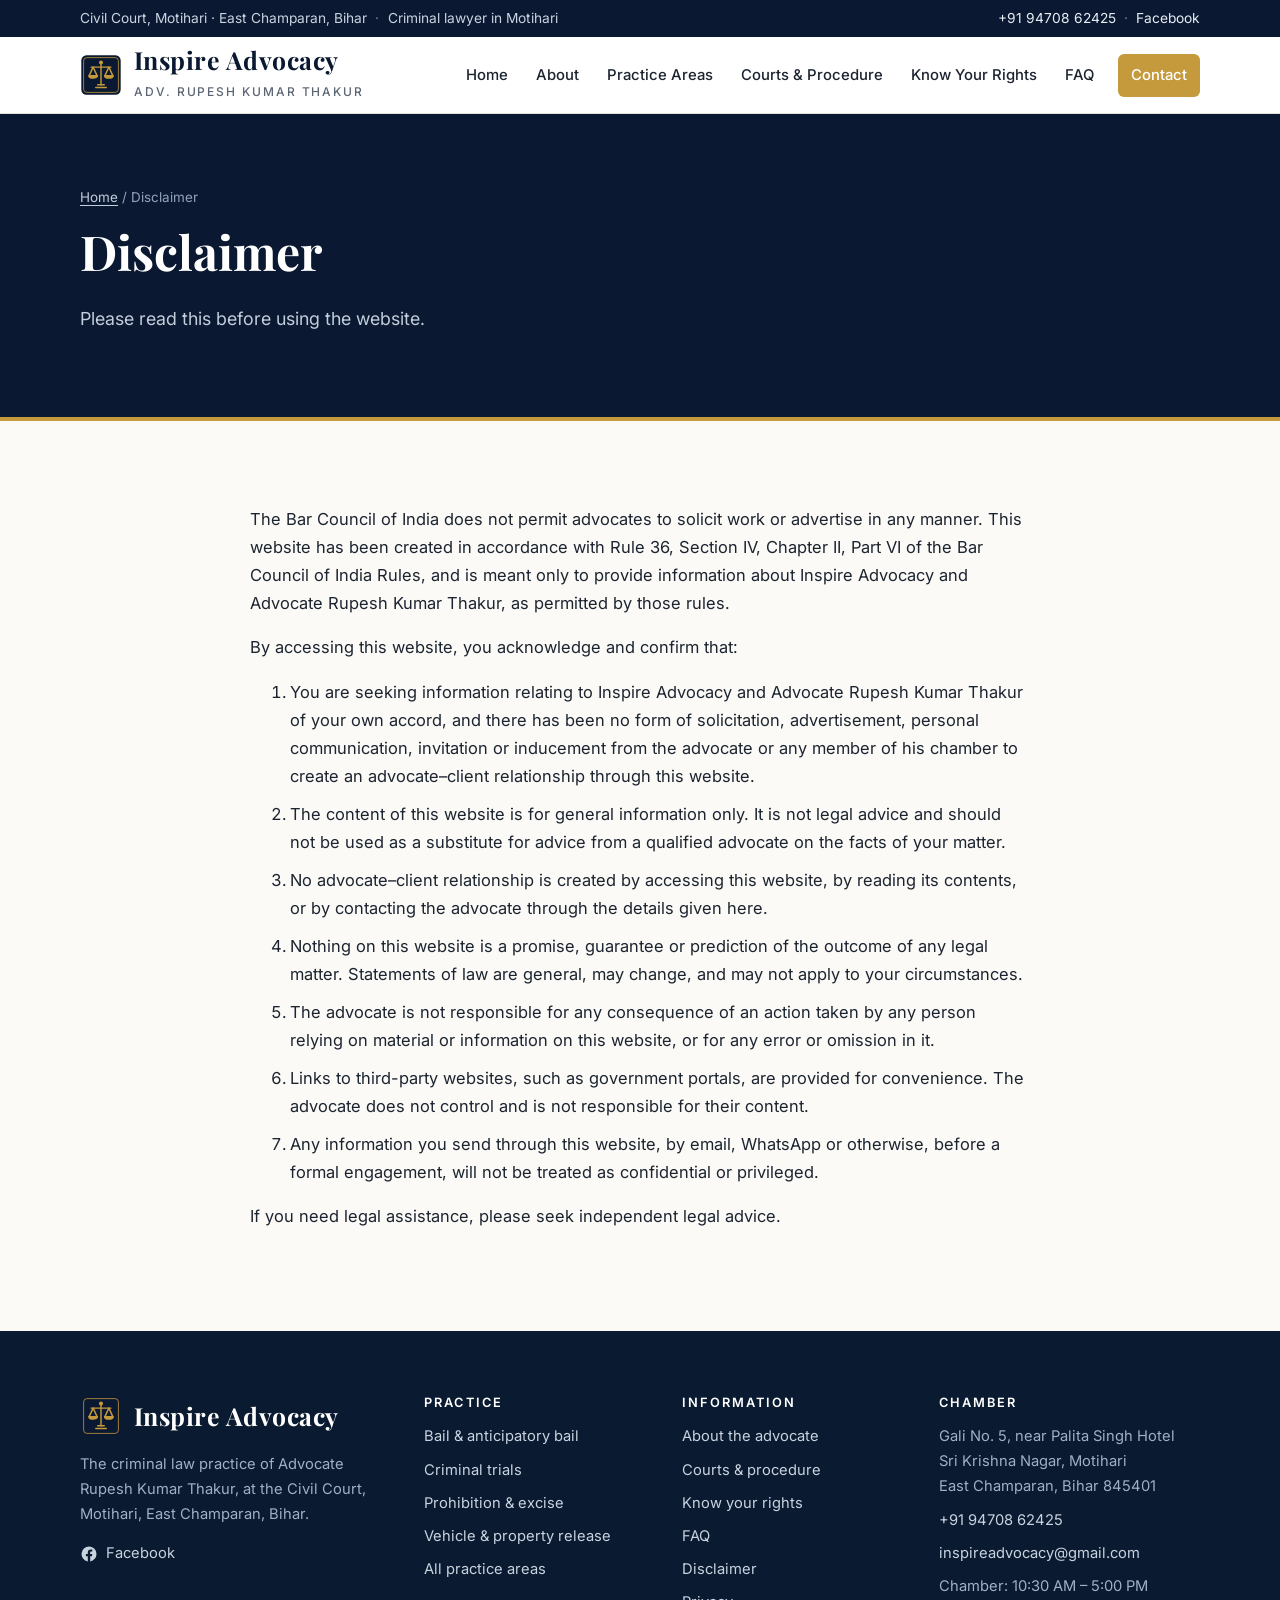
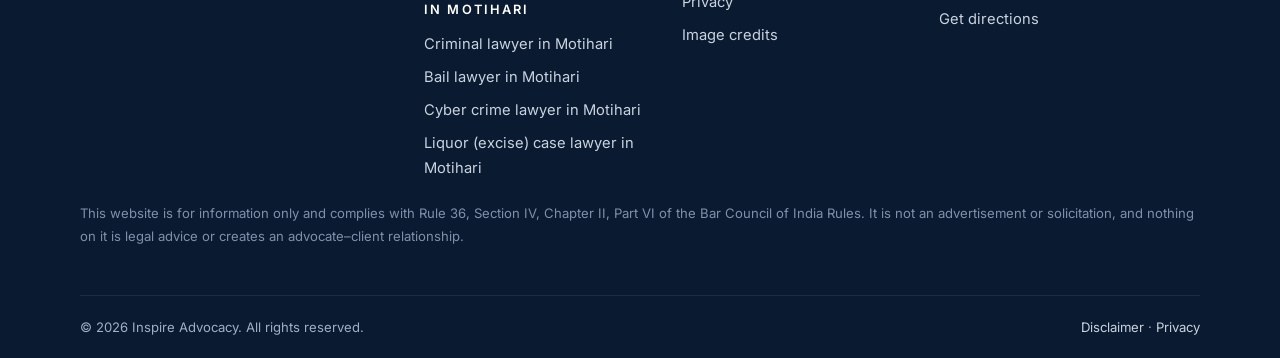
<file: disclaimer.html>
<!doctype html>
<html lang="en-IN">
<head>
<meta charset="utf-8">
<meta name="viewport" content="width=device-width, initial-scale=1">
<title>Disclaimer | Inspire Advocacy</title>
<meta name="description" content="Disclaimer for the website of Inspire Advocacy, in accordance with Bar Council of India Rules.">
<link rel="canonical" href="https://www.inspireadvocacy.com/disclaimer">
<meta name="theme-color" content="#0a1931">
<meta property="og:type" content="website">
<meta property="og:site_name" content="Inspire Advocacy">
<meta property="og:title" content="Disclaimer | Inspire Advocacy">
<meta property="og:description" content="Disclaimer for the website of Inspire Advocacy, in accordance with Bar Council of India Rules.">
<meta property="og:url" content="https://www.inspireadvocacy.com/disclaimer">
<meta property="og:image" content="https://www.inspireadvocacy.com/assets/img/og-image.png">
<meta property="og:locale" content="en_IN">
<meta name="twitter:card" content="summary_large_image">
<link rel="icon" href="/favicon.svg" type="image/svg+xml">
<link rel="apple-touch-icon" href="/assets/img/apple-touch-icon.png">
<link rel="preconnect" href="https://fonts.googleapis.com"><link rel="preconnect" href="https://fonts.gstatic.com" crossorigin><link href="https://fonts.googleapis.com/css2?family=Inter:wght@400;500;600;700&amp;family=Noto+Sans+Devanagari:wght@500;600&amp;family=Playfair+Display:ital,wght@0,600;0,700;1,600&amp;display=swap" rel="stylesheet">
<link rel="stylesheet" href="/assets/css/style.css">
<script type="application/ld+json">{"@context": "https://schema.org", "@type": "LegalService", "name": "Inspire Advocacy", "alternateName": "Advocate Rupesh Kumar Thakur", "description": "Inspire Advocacy is the criminal law practice of Advocate Rupesh Kumar Thakur, an advocate in Motihari practising at the Civil Court, Motihari, East Champaran, Bihar.", "url": "https://www.inspireadvocacy.com/", "telephone": "+919470862425", "email": "inspireadvocacy@gmail.com", "image": ["https://www.inspireadvocacy.com/assets/img/og-image.png", "https://www.inspireadvocacy.com/assets/img/advocate.jpg"], "logo": "https://www.inspireadvocacy.com/assets/img/logo-mark.svg", "address": {"@type": "PostalAddress", "streetAddress": "Gali Number 5, near Palita Singh Hotel, Sri Krishna Nagar", "addressLocality": "Motihari", "addressRegion": "Bihar", "postalCode": "845401", "addressCountry": "IN"}, "areaServed": [{"@type": "City", "name": "Motihari"}, {"@type": "AdministrativeArea", "name": "East Champaran district, Bihar"}], "founder": {"@type": "Person", "@id": "https://www.inspireadvocacy.com/about#person", "name": "Rupesh Kumar Thakur", "jobTitle": "Advocate"}, "sameAs": ["https://www.facebook.com/rupesh.thakur2"], "knowsAbout": ["Criminal law", "Bail", "Anticipatory bail", "Criminal trials", "Cyber crime", "Bihar Prohibition and Excise Act", "NDPS Act", "Vehicle release", "Dowry and matrimonial offences", "Cheque bounce (NI Act section 138)"], "@id": "https://www.inspireadvocacy.com/#legalservice", "hasMap": "https://www.google.com/maps/search/?api=1&query=Advocate+Rupesh+Kumar+Thakur+Sri+Krishna+Nagar+Motihari", "knowsLanguage": ["hi", "bho", "en"], "hasOfferCatalog": {"@type": "OfferCatalog", "name": "Criminal law practice areas", "itemListElement": [{"@type": "Offer", "itemOffered": {"@type": "Service", "name": "Bail and anticipatory bail", "url": "https://www.inspireadvocacy.com/bail-lawyer-motihari"}}, {"@type": "Offer", "itemOffered": {"@type": "Service", "name": "Criminal trial defence", "url": "https://www.inspireadvocacy.com/criminal-lawyer-motihari"}}, {"@type": "Offer", "itemOffered": {"@type": "Service", "name": "Cyber crime cases", "url": "https://www.inspireadvocacy.com/cyber-crime-lawyer-motihari"}}, {"@type": "Offer", "itemOffered": {"@type": "Service", "name": "Bihar liquor (excise) cases", "url": "https://www.inspireadvocacy.com/excise-liquor-case-lawyer-motihari"}}, {"@type": "Offer", "itemOffered": {"@type": "Service", "name": "NDPS and special statutes", "url": "https://www.inspireadvocacy.com/practice-areas#ndps"}}, {"@type": "Offer", "itemOffered": {"@type": "Service", "name": "Vehicle and property release", "url": "https://www.inspireadvocacy.com/practice-areas#release"}}]}}</script>
<script type="application/ld+json">{"@context": "https://schema.org", "@type": "BreadcrumbList", "itemListElement": [{"@type": "ListItem", "position": 1, "name": "Home", "item": "https://www.inspireadvocacy.com/"}, {"@type": "ListItem", "position": 2, "name": "Disclaimer", "item": "https://www.inspireadvocacy.com/disclaimer"}]}</script>
</head>
<body data-no-gate>
<a class="skip" href="#main">Skip to content</a>
<div class="topbar"><div class="container">
  <div><span>Civil Court, Motihari · East Champaran, Bihar</span><span class="hide-sm">Criminal lawyer in Motihari</span></div>
  <div><span><a href="tel:+919470862425">+91 94708 62425</a></span><span class="hide-sm"><a href="https://www.facebook.com/rupesh.thakur2" rel="noopener" target="_blank">Facebook</a></span></div>
</div></div>
<header class="site-header"><div class="container">
  <a class="brand" href="/" aria-label="Inspire Advocacy home">
    <img class="brand-mark" src="/assets/img/logo-mark.svg" alt="" width="42" height="42">
    <span><span class="brand-name">Inspire Advocacy</span><span class="brand-sub">Adv. Rupesh Kumar Thakur</span></span>
  </a>
  <button class="nav-toggle" aria-controls="site-nav" aria-expanded="false" aria-label="Open menu"><span></span></button>
  <nav class="nav" id="site-nav" aria-label="Main"><a href="/">Home</a><a href="/about.html">About</a><a href="/practice-areas.html">Practice Areas</a><a href="/courts.html">Courts &amp; Procedure</a><a href="/know-your-rights.html">Know Your Rights</a><a href="/faq.html">FAQ</a><a class="btn btn-gold" href="/contact">Contact</a></nav>
</div></header>
<main id="main">
<section class="page-hero"><div class="container">
  <p class="crumbs"><a href="/">Home</a> / Disclaimer</p>
  
  <h1>Disclaimer</h1>
  <p class="lead">Please read this before using the website.</p>
</div></section>
<section class="section"><div class="container prose">
  <p>The Bar Council of India does not permit advocates to solicit work or advertise in any manner. This website has been created in accordance with Rule 36, Section IV, Chapter II, Part VI of the Bar Council of India Rules, and is meant only to provide information about Inspire Advocacy and Advocate Rupesh Kumar Thakur, as permitted by those rules.</p>
  <p>By accessing this website, you acknowledge and confirm that:</p>
  <ol>
    <li>You are seeking information relating to Inspire Advocacy and Advocate Rupesh Kumar Thakur of your own accord, and there has been no form of solicitation, advertisement, personal communication, invitation or inducement from the advocate or any member of his chamber to create an advocate&ndash;client relationship through this website.</li>
    <li>The content of this website is for general information only. It is not legal advice and should not be used as a substitute for advice from a qualified advocate on the facts of your matter.</li>
    <li>No advocate&ndash;client relationship is created by accessing this website, by reading its contents, or by contacting the advocate through the details given here.</li>
    <li>Nothing on this website is a promise, guarantee or prediction of the outcome of any legal matter. Statements of law are general, may change, and may not apply to your circumstances.</li>
    <li>The advocate is not responsible for any consequence of an action taken by any person relying on material or information on this website, or for any error or omission in it.</li>
    <li>Links to third-party websites, such as government portals, are provided for convenience. The advocate does not control and is not responsible for their content.</li>
    <li>Any information you send through this website, by email, WhatsApp or otherwise, before a formal engagement, will not be treated as confidential or privileged.</li>
  </ol>
  <p>If you need legal assistance, please seek independent legal advice.</p>
</div></section>
</main>
<footer class="site-footer"><div class="container">
  <div class="footer-grid">
    <div class="footer-brand">
      <a class="brand" href="/"><img class="brand-mark" src="/assets/img/logo-mark.svg" alt="" width="42" height="42"><span class="brand-name">Inspire Advocacy</span></a>
      <p style="margin-top:1em">The criminal law practice of Advocate Rupesh Kumar Thakur, at the Civil Court, Motihari, East Champaran, Bihar.</p>
      <p class="social"><a href="https://www.facebook.com/rupesh.thakur2" rel="noopener" target="_blank"><svg viewBox="0 0 24 24" fill="currentColor"><path d="M22 12a10 10 0 1 0-11.6 9.9v-7H7.9V12h2.5V9.8c0-2.5 1.5-3.9 3.8-3.9 1.1 0 2.2.2 2.2.2v2.5h-1.3c-1.2 0-1.6.8-1.6 1.6V12h2.8l-.4 2.9h-2.3v7A10 10 0 0 0 22 12z"/></svg> Facebook</a></p>
    </div>
    <div><h4>Practice</h4><ul>
      <li><a href="/practice-areas#bail">Bail &amp; anticipatory bail</a></li>
      <li><a href="/practice-areas#trial">Criminal trials</a></li>
      <li><a href="/practice-areas#excise">Prohibition &amp; excise</a></li>
      <li><a href="/practice-areas#release">Vehicle &amp; property release</a></li>
      <li><a href="/practice-areas">All practice areas</a></li>
    </ul>
    <h4 style="margin-top:1.6em">In Motihari</h4><ul><li><a href="/criminal-lawyer-motihari">Criminal lawyer in Motihari</a></li><li><a href="/bail-lawyer-motihari">Bail lawyer in Motihari</a></li><li><a href="/cyber-crime-lawyer-motihari">Cyber crime lawyer in Motihari</a></li><li><a href="/excise-liquor-case-lawyer-motihari">Liquor (excise) case lawyer in Motihari</a></li></ul></div>
    <div><h4>Information</h4><ul>
      <li><a href="/about">About the advocate</a></li>
      <li><a href="/courts">Courts &amp; procedure</a></li>
      <li><a href="/know-your-rights">Know your rights</a></li>
      <li><a href="/faq">FAQ</a></li>
      <li><a href="/disclaimer">Disclaimer</a></li>
      <li><a href="/privacy">Privacy</a></li>
      <li><a href="/credits">Image credits</a></li>
    </ul></div>
    <div><h4>Chamber</h4><ul>
      <li>Gali No. 5, near Palita Singh Hotel<br>Sri Krishna Nagar, Motihari<br>East Champaran, Bihar 845401</li>
      <li><a href="tel:+919470862425">+91 94708 62425</a></li>
      <li><a href="mailto:inspireadvocacy@gmail.com">inspireadvocacy@gmail.com</a></li>
      <li>Chamber: 10:30 AM – 5:00 PM</li>
      <li><a href="https://www.google.com/maps/search/?api=1&query=Advocate+Rupesh+Kumar+Thakur+Sri+Krishna+Nagar+Motihari" rel="noopener" target="_blank">Get directions</a></li>
    </ul></div>
  </div>
  <p class="footer-disclaimer">This website is for information only and complies with Rule 36, Section IV, Chapter II, Part VI of the Bar Council of India Rules. It is not an advertisement or solicitation, and nothing on it is legal advice or creates an advocate&ndash;client relationship.</p>
  <div class="footer-bottom"><p>&copy; <span id="year">2026</span> Inspire Advocacy. All rights reserved.</p><p><a href="/disclaimer">Disclaimer</a> · <a href="/privacy">Privacy</a></p></div>
</div></footer>
<div class="fab"><a href="tel:+919470862425" aria-label="Call +91 94708 62425"><svg viewBox="0 0 24 24" fill="none" stroke="currentColor" stroke-width="1.8" stroke-linecap="round" stroke-linejoin="round"><path d="M22 16.9v3a2 2 0 0 1-2.2 2 19.8 19.8 0 0 1-8.6-3.1 19.5 19.5 0 0 1-6-6A19.8 19.8 0 0 1 2.1 4.2 2 2 0 0 1 4.1 2h3a2 2 0 0 1 2 1.7c.1.9.4 1.8.7 2.7a2 2 0 0 1-.5 2.1L8 9.8a16 16 0 0 0 6 6l1.3-1.3a2 2 0 0 1 2.1-.5c.9.3 1.8.6 2.7.7a2 2 0 0 1 1.9 2.2z"/></svg></a></div>

<script src="/assets/js/main.js" defer></script>
</body>
</html>
</file>
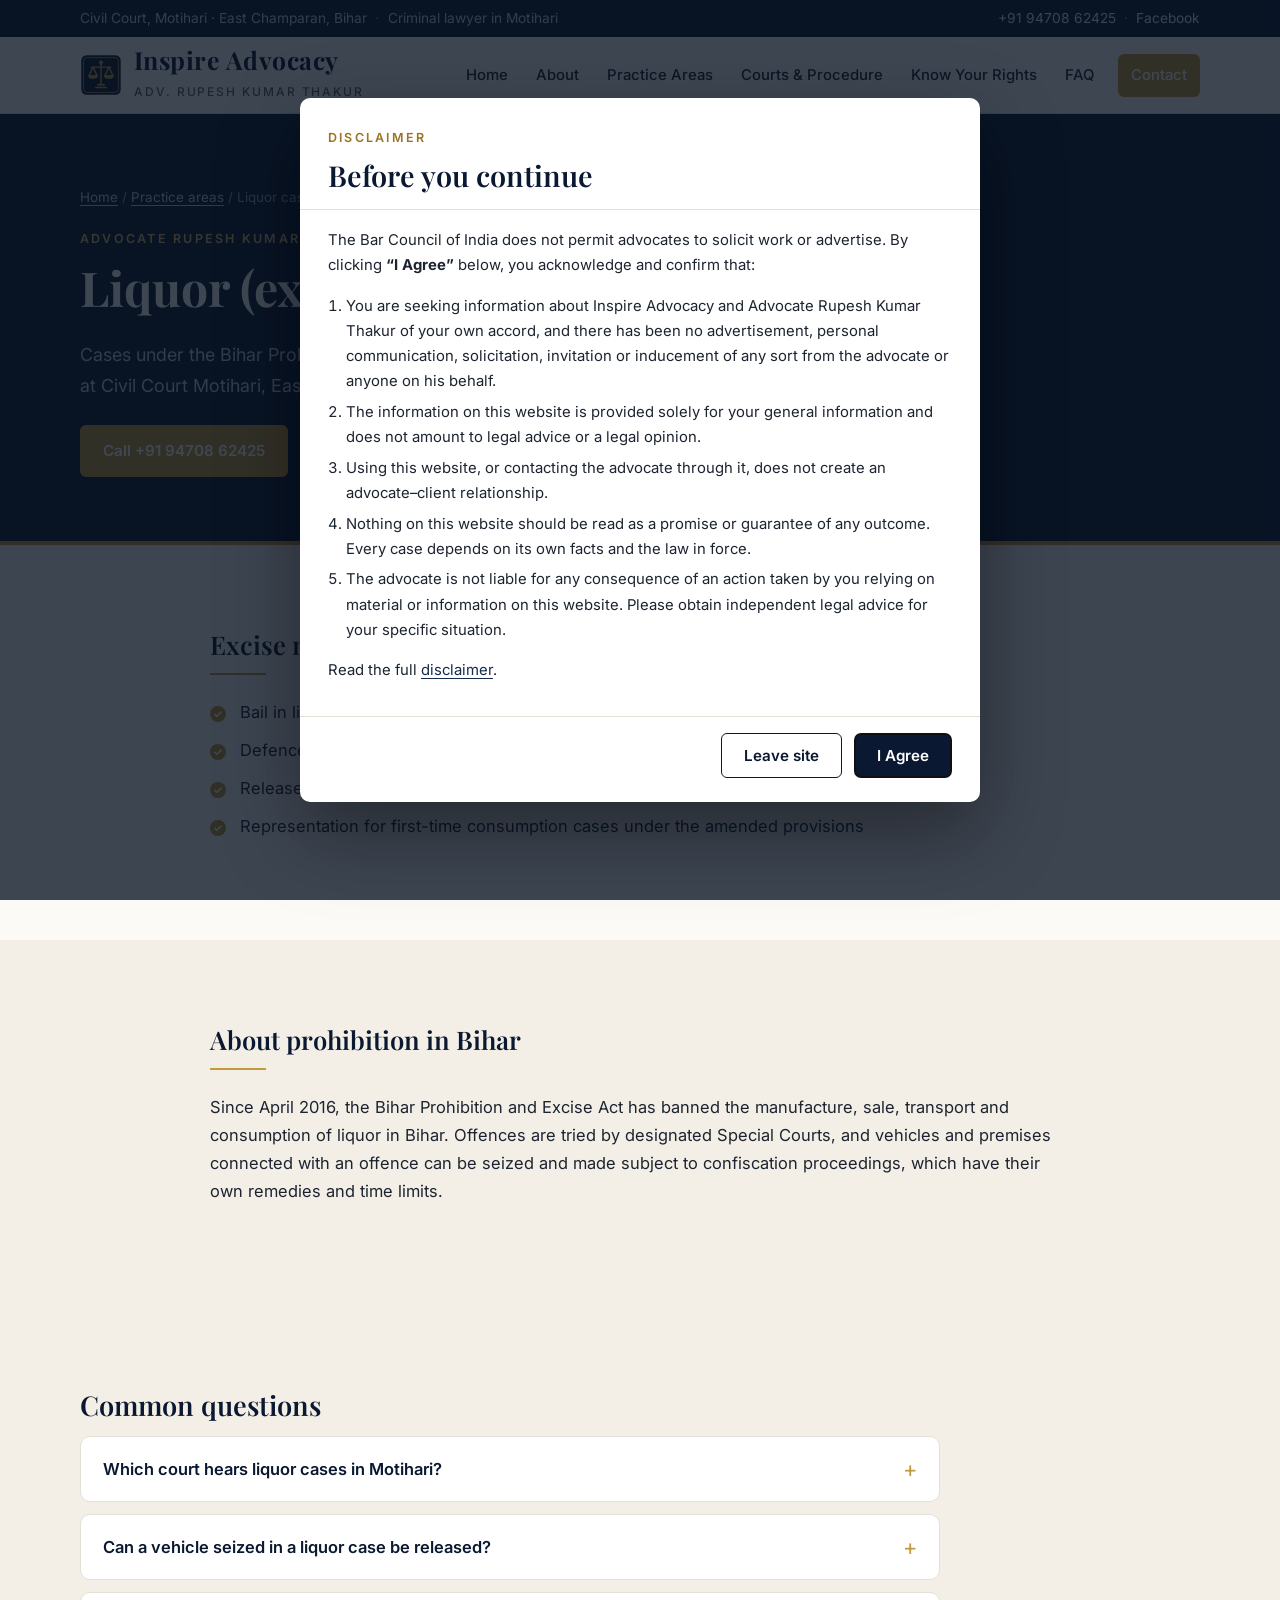
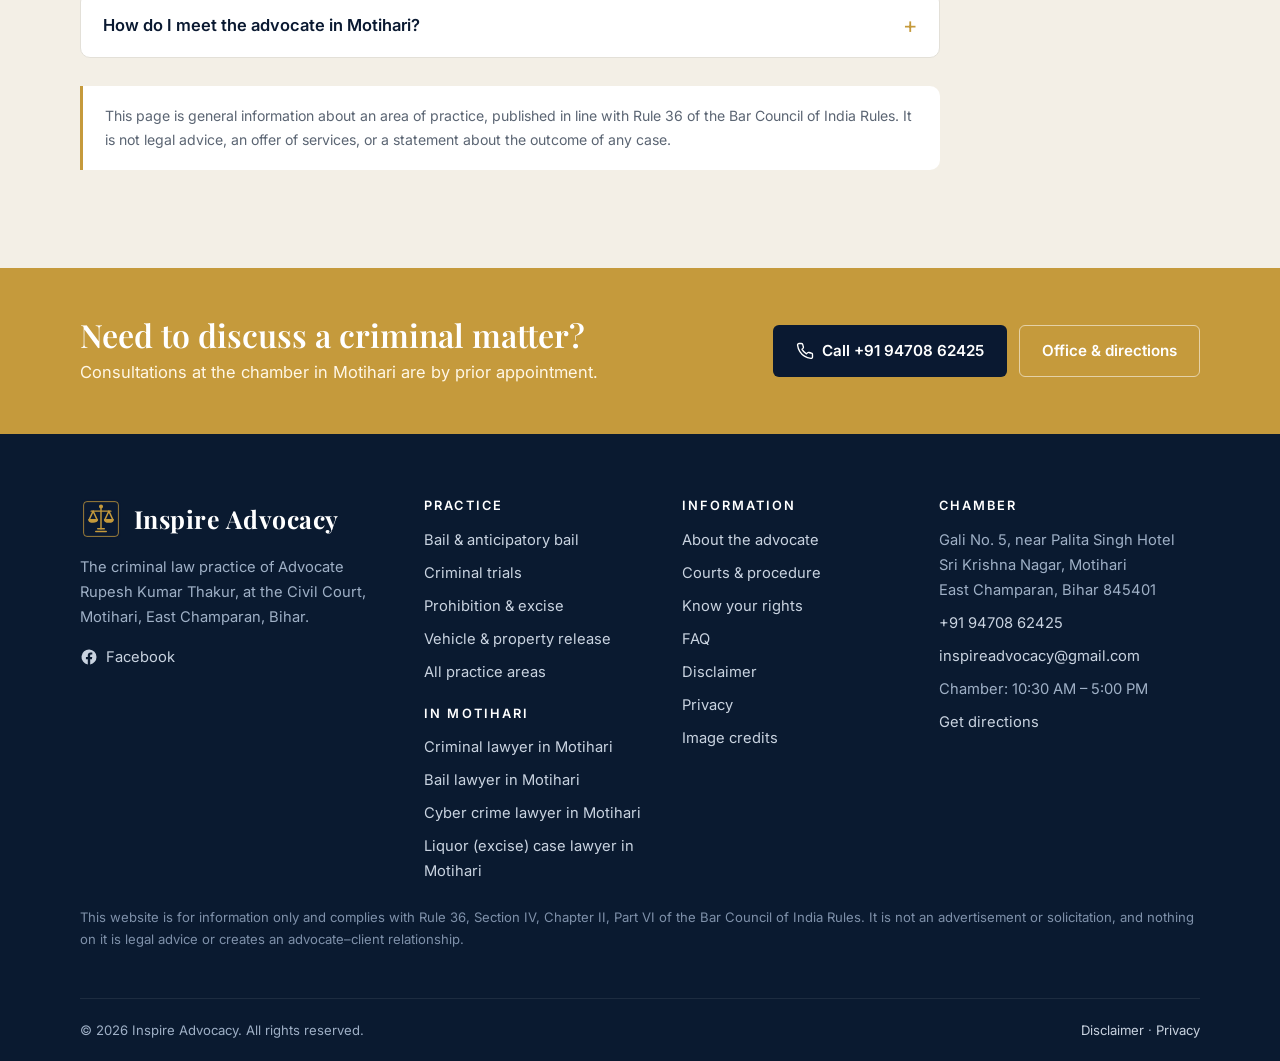
<file: excise-liquor-case-lawyer-motihari.html>
<!doctype html>
<html lang="en-IN">
<head>
<meta charset="utf-8">
<meta name="viewport" content="width=device-width, initial-scale=1">
<title>Liquor (Excise) Case Lawyer in Motihari | Bihar Prohibition Act | Inspire Advocacy</title>
<meta name="description" content="Bihar liquor (sharab) and excise cases in Motihari: bail, trial and vehicle release under the Bihar Prohibition and Excise Act, 2016 before the Special Excise Court, Civil Court Motihari.">
<link rel="canonical" href="https://www.inspireadvocacy.com/excise-liquor-case-lawyer-motihari">
<meta name="theme-color" content="#0a1931">
<meta property="og:type" content="website">
<meta property="og:site_name" content="Inspire Advocacy">
<meta property="og:title" content="Liquor (Excise) Case Lawyer in Motihari | Bihar Prohibition Act | Inspire Advocacy">
<meta property="og:description" content="Bihar liquor (sharab) and excise cases in Motihari: bail, trial and vehicle release under the Bihar Prohibition and Excise Act, 2016 before the Special Excise Court, Civil Court Motihari.">
<meta property="og:url" content="https://www.inspireadvocacy.com/excise-liquor-case-lawyer-motihari">
<meta property="og:image" content="https://www.inspireadvocacy.com/assets/img/og-image.png">
<meta property="og:locale" content="en_IN">
<meta name="twitter:card" content="summary_large_image">
<link rel="icon" href="/favicon.svg" type="image/svg+xml">
<link rel="apple-touch-icon" href="/assets/img/apple-touch-icon.png">
<link rel="preconnect" href="https://fonts.googleapis.com"><link rel="preconnect" href="https://fonts.gstatic.com" crossorigin><link href="https://fonts.googleapis.com/css2?family=Inter:wght@400;500;600;700&amp;family=Noto+Sans+Devanagari:wght@500;600&amp;family=Playfair+Display:ital,wght@0,600;0,700;1,600&amp;display=swap" rel="stylesheet">
<link rel="stylesheet" href="/assets/css/style.css">
<script type="application/ld+json">{"@context": "https://schema.org", "@type": "LegalService", "name": "Inspire Advocacy", "alternateName": "Advocate Rupesh Kumar Thakur", "description": "Inspire Advocacy is the criminal law practice of Advocate Rupesh Kumar Thakur, an advocate in Motihari practising at the Civil Court, Motihari, East Champaran, Bihar.", "url": "https://www.inspireadvocacy.com/", "telephone": "+919470862425", "email": "inspireadvocacy@gmail.com", "image": ["https://www.inspireadvocacy.com/assets/img/og-image.png", "https://www.inspireadvocacy.com/assets/img/advocate.jpg"], "logo": "https://www.inspireadvocacy.com/assets/img/logo-mark.svg", "address": {"@type": "PostalAddress", "streetAddress": "Gali Number 5, near Palita Singh Hotel, Sri Krishna Nagar", "addressLocality": "Motihari", "addressRegion": "Bihar", "postalCode": "845401", "addressCountry": "IN"}, "areaServed": [{"@type": "City", "name": "Motihari"}, {"@type": "AdministrativeArea", "name": "East Champaran district, Bihar"}], "founder": {"@type": "Person", "@id": "https://www.inspireadvocacy.com/about#person", "name": "Rupesh Kumar Thakur", "jobTitle": "Advocate"}, "sameAs": ["https://www.facebook.com/rupesh.thakur2"], "knowsAbout": ["Criminal law", "Bail", "Anticipatory bail", "Criminal trials", "Cyber crime", "Bihar Prohibition and Excise Act", "NDPS Act", "Vehicle release", "Dowry and matrimonial offences", "Cheque bounce (NI Act section 138)"], "@id": "https://www.inspireadvocacy.com/#legalservice", "hasMap": "https://www.google.com/maps/search/?api=1&query=Advocate+Rupesh+Kumar+Thakur+Sri+Krishna+Nagar+Motihari", "knowsLanguage": ["hi", "bho", "en"], "hasOfferCatalog": {"@type": "OfferCatalog", "name": "Criminal law practice areas", "itemListElement": [{"@type": "Offer", "itemOffered": {"@type": "Service", "name": "Bail and anticipatory bail", "url": "https://www.inspireadvocacy.com/bail-lawyer-motihari"}}, {"@type": "Offer", "itemOffered": {"@type": "Service", "name": "Criminal trial defence", "url": "https://www.inspireadvocacy.com/criminal-lawyer-motihari"}}, {"@type": "Offer", "itemOffered": {"@type": "Service", "name": "Cyber crime cases", "url": "https://www.inspireadvocacy.com/cyber-crime-lawyer-motihari"}}, {"@type": "Offer", "itemOffered": {"@type": "Service", "name": "Bihar liquor (excise) cases", "url": "https://www.inspireadvocacy.com/excise-liquor-case-lawyer-motihari"}}, {"@type": "Offer", "itemOffered": {"@type": "Service", "name": "NDPS and special statutes", "url": "https://www.inspireadvocacy.com/practice-areas#ndps"}}, {"@type": "Offer", "itemOffered": {"@type": "Service", "name": "Vehicle and property release", "url": "https://www.inspireadvocacy.com/practice-areas#release"}}]}}</script>
<script type="application/ld+json">{"@context": "https://schema.org", "@type": "BreadcrumbList", "itemListElement": [{"@type": "ListItem", "position": 1, "name": "Home", "item": "https://www.inspireadvocacy.com/"}, {"@type": "ListItem", "position": 2, "name": "Liquor case lawyer in Motihari", "item": "https://www.inspireadvocacy.com/excise-liquor-case-lawyer-motihari"}]}</script>
<script type="application/ld+json">{"@context": "https://schema.org", "@type": "FAQPage", "mainEntity": [{"@type": "Question", "name": "Which court hears liquor cases in Motihari?", "acceptedAnswer": {"@type": "Answer", "text": "Cases under the Bihar Prohibition and Excise Act are heard by the designated Special Court (Excise) at the Civil Court, Motihari."}}, {"@type": "Question", "name": "Can a vehicle seized in a liquor case be released?", "acceptedAnswer": {"@type": "Answer", "text": "A vehicle seized in an excise case is usually subject to confiscation proceedings under the Act. Whether and how it can be released depends on the stage of those proceedings and the facts of the case."}}, {"@type": "Question", "name": "How do I meet the advocate in Motihari?", "acceptedAnswer": {"@type": "Answer", "text": "Call +91 94708 62425 to fix a time. The chamber is at Gali No. 5, near Palita Singh Hotel, Sri Krishna Nagar, Motihari, and chamber hours are 10:30 AM to 5:00 PM."}}]}</script>
</head>
<body style="--hero-img:url(&quot;https://commons.wikimedia.org/wiki/Special:FilePath/Books_on_shelf_at_the_Ghalib_Chamber_Law_Library.jpg?width=1280&quot;)">
<a class="skip" href="#main">Skip to content</a>
<div class="topbar"><div class="container">
  <div><span>Civil Court, Motihari · East Champaran, Bihar</span><span class="hide-sm">Criminal lawyer in Motihari</span></div>
  <div><span><a href="tel:+919470862425">+91 94708 62425</a></span><span class="hide-sm"><a href="https://www.facebook.com/rupesh.thakur2" rel="noopener" target="_blank">Facebook</a></span></div>
</div></div>
<header class="site-header"><div class="container">
  <a class="brand" href="/" aria-label="Inspire Advocacy home">
    <img class="brand-mark" src="/assets/img/logo-mark.svg" alt="" width="42" height="42">
    <span><span class="brand-name">Inspire Advocacy</span><span class="brand-sub">Adv. Rupesh Kumar Thakur</span></span>
  </a>
  <button class="nav-toggle" aria-controls="site-nav" aria-expanded="false" aria-label="Open menu"><span></span></button>
  <nav class="nav" id="site-nav" aria-label="Main"><a href="/">Home</a><a href="/about.html">About</a><a href="/practice-areas.html">Practice Areas</a><a href="/courts.html">Courts &amp; Procedure</a><a href="/know-your-rights.html">Know Your Rights</a><a href="/faq.html">FAQ</a><a class="btn btn-gold" href="/contact">Contact</a></nav>
</div></header>
<main id="main">
<section class="page-hero"><div class="container">
  <p class="crumbs"><a href="/">Home</a> / <a href="/practice-areas">Practice areas</a> / Liquor case lawyer in Motihari</p>
  <span class="eyebrow" style="color:#d9b86c">Advocate Rupesh Kumar Thakur · Civil Court, Motihari</span>
  <h1>Liquor (excise) cases in Motihari</h1>
  <p class="lead">Cases under the Bihar Prohibition and Excise Act, 2016, heard by the Special Court (Excise) at Civil Court Motihari, East Champaran.</p>
  <div class="btn-row" style="margin-top:24px"><a class="btn btn-gold" href="tel:+919470862425">Call +91 94708 62425</a><a class="btn btn-light" href="/contact">Chamber &amp; directions</a></div>
</div></section>
<section class="section"><div class="container prose" style="max-width:900px"><h2 style="margin-top:0">Excise matters handled</h2><hr class="rule"><ul class="checklist"><li>Bail in liquor recovery, transport and consumption cases</li><li>Defence at trial before the Special Court (Excise)</li><li>Release of vehicles seized in liquor cases, and confiscation proceedings</li><li>Representation for first-time consumption cases under the amended provisions</li></ul></div></section><section class="section alt"><div class="container prose" style="max-width:900px"><h2 style="margin-top:0">About prohibition in Bihar</h2><hr class="rule"><p>Since April 2016, the Bihar Prohibition and Excise Act has banned the manufacture, sale, transport and consumption of liquor in Bihar. Offences are tried by designated Special Courts, and vehicles and premises connected with an offence can be seized and made subject to confiscation proceedings, which have their own remedies and time limits.</p></div></section>
<section class="section alt"><div class="container"><div class="faq" style="max-width:860px"><h2>Common questions</h2><details><summary>Which court hears liquor cases in Motihari?</summary><div class="answer"><p>Cases under the Bihar Prohibition and Excise Act are heard by the designated Special Court (Excise) at the Civil Court, Motihari.</p></div></details><details><summary>Can a vehicle seized in a liquor case be released?</summary><div class="answer"><p>A vehicle seized in an excise case is usually subject to confiscation proceedings under the Act. Whether and how it can be released depends on the stage of those proceedings and the facts of the case.</p></div></details><details><summary>How do I meet the advocate in Motihari?</summary><div class="answer"><p>Call +91 94708 62425 to fix a time. The chamber is at Gali No. 5, near Palita Singh Hotel, Sri Krishna Nagar, Motihari, and chamber hours are 10:30 AM to 5:00 PM.</p></div></details></div>
<p class="notice small" style="margin-top:28px;max-width:860px">This page is general information about an area of practice, published in line with Rule 36 of the Bar Council of India Rules. It is not legal advice, an offer of services, or a statement about the outcome of any case.</p></div></section>
<section class="cta-band"><div class="container">
  <div><h2>Need to discuss a criminal matter?</h2><p>Consultations at the chamber in Motihari are by prior appointment.</p></div>
  <div class="btn-row"><a class="btn btn-navy" href="tel:+919470862425"><svg viewBox="0 0 24 24" fill="none" stroke="currentColor" stroke-width="1.8" stroke-linecap="round" stroke-linejoin="round"><path d="M22 16.9v3a2 2 0 0 1-2.2 2 19.8 19.8 0 0 1-8.6-3.1 19.5 19.5 0 0 1-6-6A19.8 19.8 0 0 1 2.1 4.2 2 2 0 0 1 4.1 2h3a2 2 0 0 1 2 1.7c.1.9.4 1.8.7 2.7a2 2 0 0 1-.5 2.1L8 9.8a16 16 0 0 0 6 6l1.3-1.3a2 2 0 0 1 2.1-.5c.9.3 1.8.6 2.7.7a2 2 0 0 1 1.9 2.2z"/></svg> Call +91 94708 62425</a><a class="btn btn-light" href="/contact">Office &amp; directions</a></div>
</div></section>
</main>
<footer class="site-footer"><div class="container">
  <div class="footer-grid">
    <div class="footer-brand">
      <a class="brand" href="/"><img class="brand-mark" src="/assets/img/logo-mark.svg" alt="" width="42" height="42"><span class="brand-name">Inspire Advocacy</span></a>
      <p style="margin-top:1em">The criminal law practice of Advocate Rupesh Kumar Thakur, at the Civil Court, Motihari, East Champaran, Bihar.</p>
      <p class="social"><a href="https://www.facebook.com/rupesh.thakur2" rel="noopener" target="_blank"><svg viewBox="0 0 24 24" fill="currentColor"><path d="M22 12a10 10 0 1 0-11.6 9.9v-7H7.9V12h2.5V9.8c0-2.5 1.5-3.9 3.8-3.9 1.1 0 2.2.2 2.2.2v2.5h-1.3c-1.2 0-1.6.8-1.6 1.6V12h2.8l-.4 2.9h-2.3v7A10 10 0 0 0 22 12z"/></svg> Facebook</a></p>
    </div>
    <div><h4>Practice</h4><ul>
      <li><a href="/practice-areas#bail">Bail &amp; anticipatory bail</a></li>
      <li><a href="/practice-areas#trial">Criminal trials</a></li>
      <li><a href="/practice-areas#excise">Prohibition &amp; excise</a></li>
      <li><a href="/practice-areas#release">Vehicle &amp; property release</a></li>
      <li><a href="/practice-areas">All practice areas</a></li>
    </ul>
    <h4 style="margin-top:1.6em">In Motihari</h4><ul><li><a href="/criminal-lawyer-motihari">Criminal lawyer in Motihari</a></li><li><a href="/bail-lawyer-motihari">Bail lawyer in Motihari</a></li><li><a href="/cyber-crime-lawyer-motihari">Cyber crime lawyer in Motihari</a></li><li><a href="/excise-liquor-case-lawyer-motihari">Liquor (excise) case lawyer in Motihari</a></li></ul></div>
    <div><h4>Information</h4><ul>
      <li><a href="/about">About the advocate</a></li>
      <li><a href="/courts">Courts &amp; procedure</a></li>
      <li><a href="/know-your-rights">Know your rights</a></li>
      <li><a href="/faq">FAQ</a></li>
      <li><a href="/disclaimer">Disclaimer</a></li>
      <li><a href="/privacy">Privacy</a></li>
      <li><a href="/credits">Image credits</a></li>
    </ul></div>
    <div><h4>Chamber</h4><ul>
      <li>Gali No. 5, near Palita Singh Hotel<br>Sri Krishna Nagar, Motihari<br>East Champaran, Bihar 845401</li>
      <li><a href="tel:+919470862425">+91 94708 62425</a></li>
      <li><a href="mailto:inspireadvocacy@gmail.com">inspireadvocacy@gmail.com</a></li>
      <li>Chamber: 10:30 AM – 5:00 PM</li>
      <li><a href="https://www.google.com/maps/search/?api=1&query=Advocate+Rupesh+Kumar+Thakur+Sri+Krishna+Nagar+Motihari" rel="noopener" target="_blank">Get directions</a></li>
    </ul></div>
  </div>
  <p class="footer-disclaimer">This website is for information only and complies with Rule 36, Section IV, Chapter II, Part VI of the Bar Council of India Rules. It is not an advertisement or solicitation, and nothing on it is legal advice or creates an advocate&ndash;client relationship.</p>
  <div class="footer-bottom"><p>&copy; <span id="year">2026</span> Inspire Advocacy. All rights reserved.</p><p><a href="/disclaimer">Disclaimer</a> · <a href="/privacy">Privacy</a></p></div>
</div></footer>
<div class="fab"><a href="tel:+919470862425" aria-label="Call +91 94708 62425"><svg viewBox="0 0 24 24" fill="none" stroke="currentColor" stroke-width="1.8" stroke-linecap="round" stroke-linejoin="round"><path d="M22 16.9v3a2 2 0 0 1-2.2 2 19.8 19.8 0 0 1-8.6-3.1 19.5 19.5 0 0 1-6-6A19.8 19.8 0 0 1 2.1 4.2 2 2 0 0 1 4.1 2h3a2 2 0 0 1 2 1.7c.1.9.4 1.8.7 2.7a2 2 0 0 1-.5 2.1L8 9.8a16 16 0 0 0 6 6l1.3-1.3a2 2 0 0 1 2.1-.5c.9.3 1.8.6 2.7.7a2 2 0 0 1 1.9 2.2z"/></svg></a></div>
<div class="gate" id="gate" role="dialog" aria-modal="true" aria-labelledby="gate-title">
  <div class="gate-box">
    <div class="gate-head"><span class="eyebrow">Disclaimer</span><h2 id="gate-title">Before you continue</h2></div>
    <div class="gate-body">
      <p>The Bar Council of India does not permit advocates to solicit work or advertise. By clicking <b>&ldquo;I Agree&rdquo;</b> below, you acknowledge and confirm that:</p>
      <ol>
        <li>You are seeking information about Inspire Advocacy and Advocate Rupesh Kumar Thakur of your own accord, and there has been no advertisement, personal communication, solicitation, invitation or inducement of any sort from the advocate or anyone on his behalf.</li>
        <li>The information on this website is provided solely for your general information and does not amount to legal advice or a legal opinion.</li>
        <li>Using this website, or contacting the advocate through it, does not create an advocate&ndash;client relationship.</li>
        <li>Nothing on this website should be read as a promise or guarantee of any outcome. Every case depends on its own facts and the law in force.</li>
        <li>The advocate is not liable for any consequence of an action taken by you relying on material or information on this website. Please obtain independent legal advice for your specific situation.</li>
      </ol>
      <p>Read the full <a href="/disclaimer">disclaimer</a>.</p>
    </div>
    <div class="gate-foot">
      <button class="btn btn-outline" id="gate-leave" type="button">Leave site</button>
      <button class="btn btn-navy" id="gate-agree" type="button">I Agree</button>
    </div>
  </div>
</div>
<script src="/assets/js/main.js" defer></script>
</body>
</html>
</file>
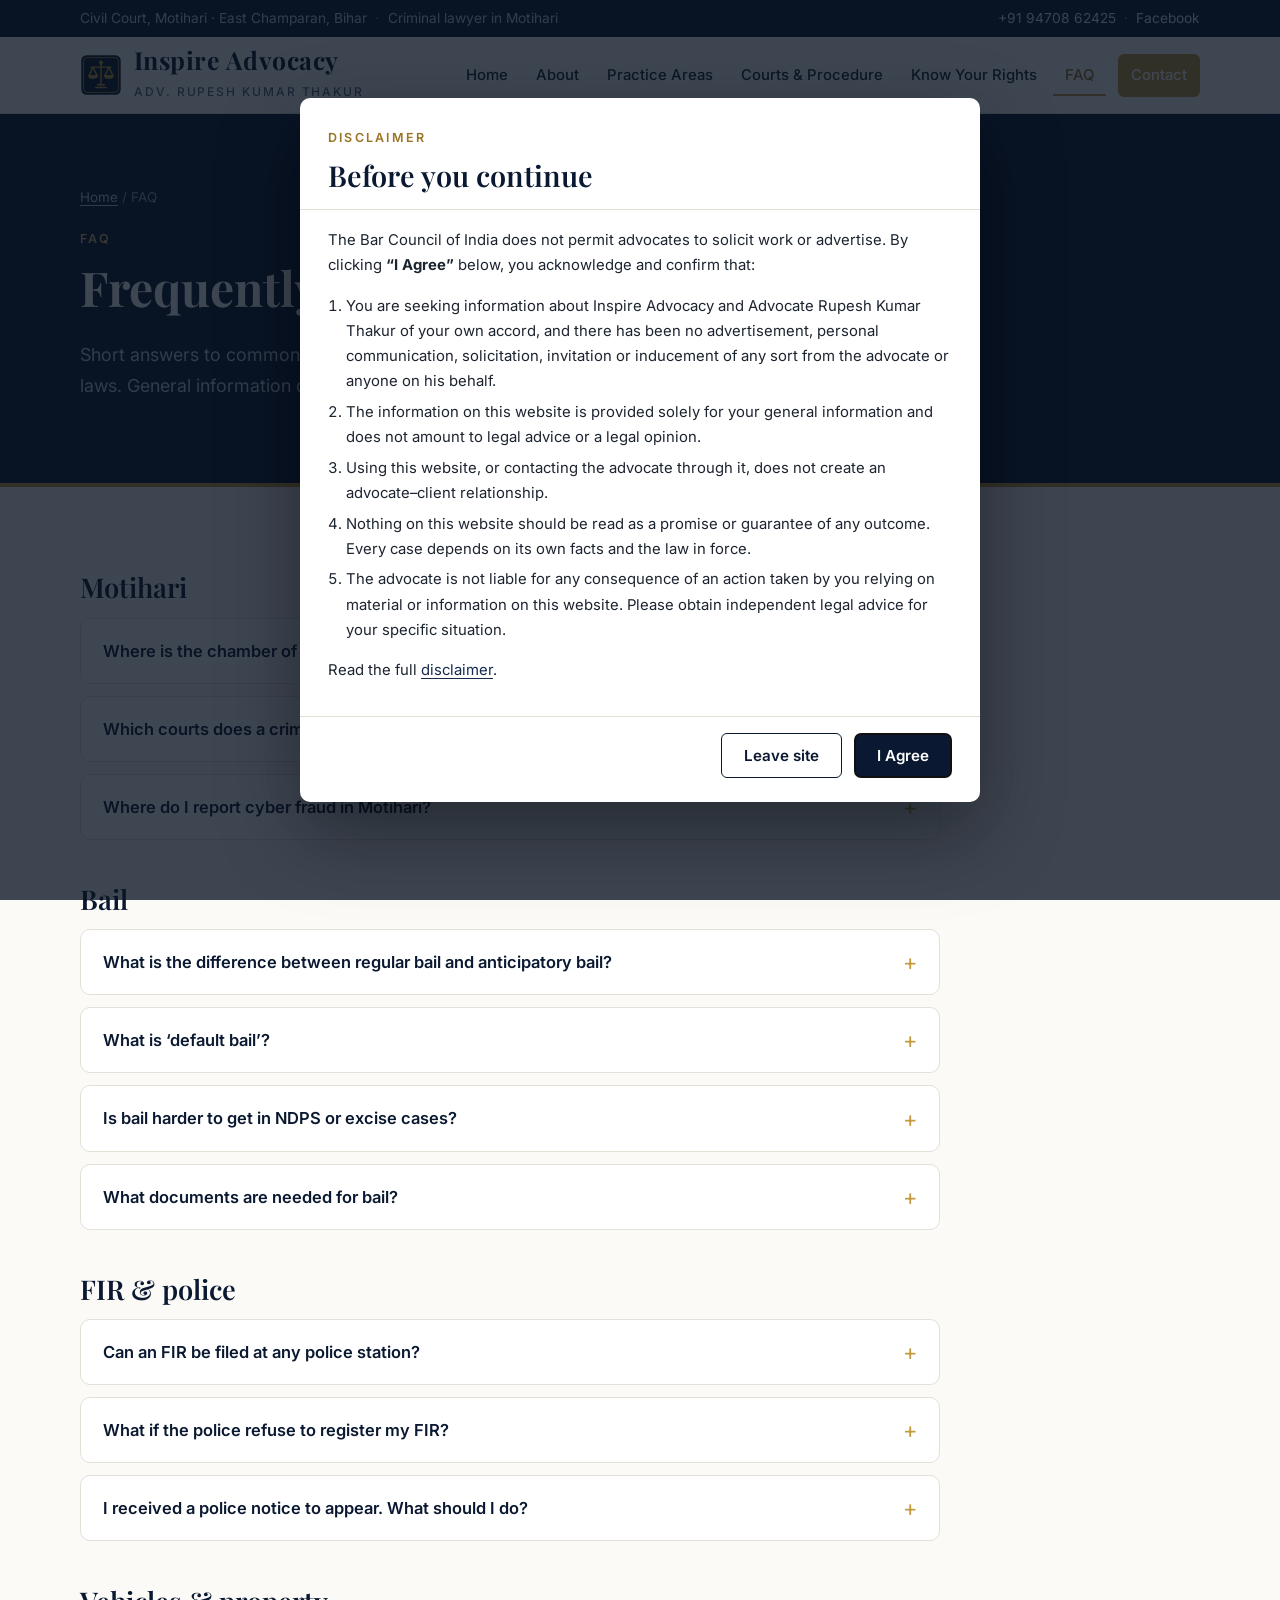
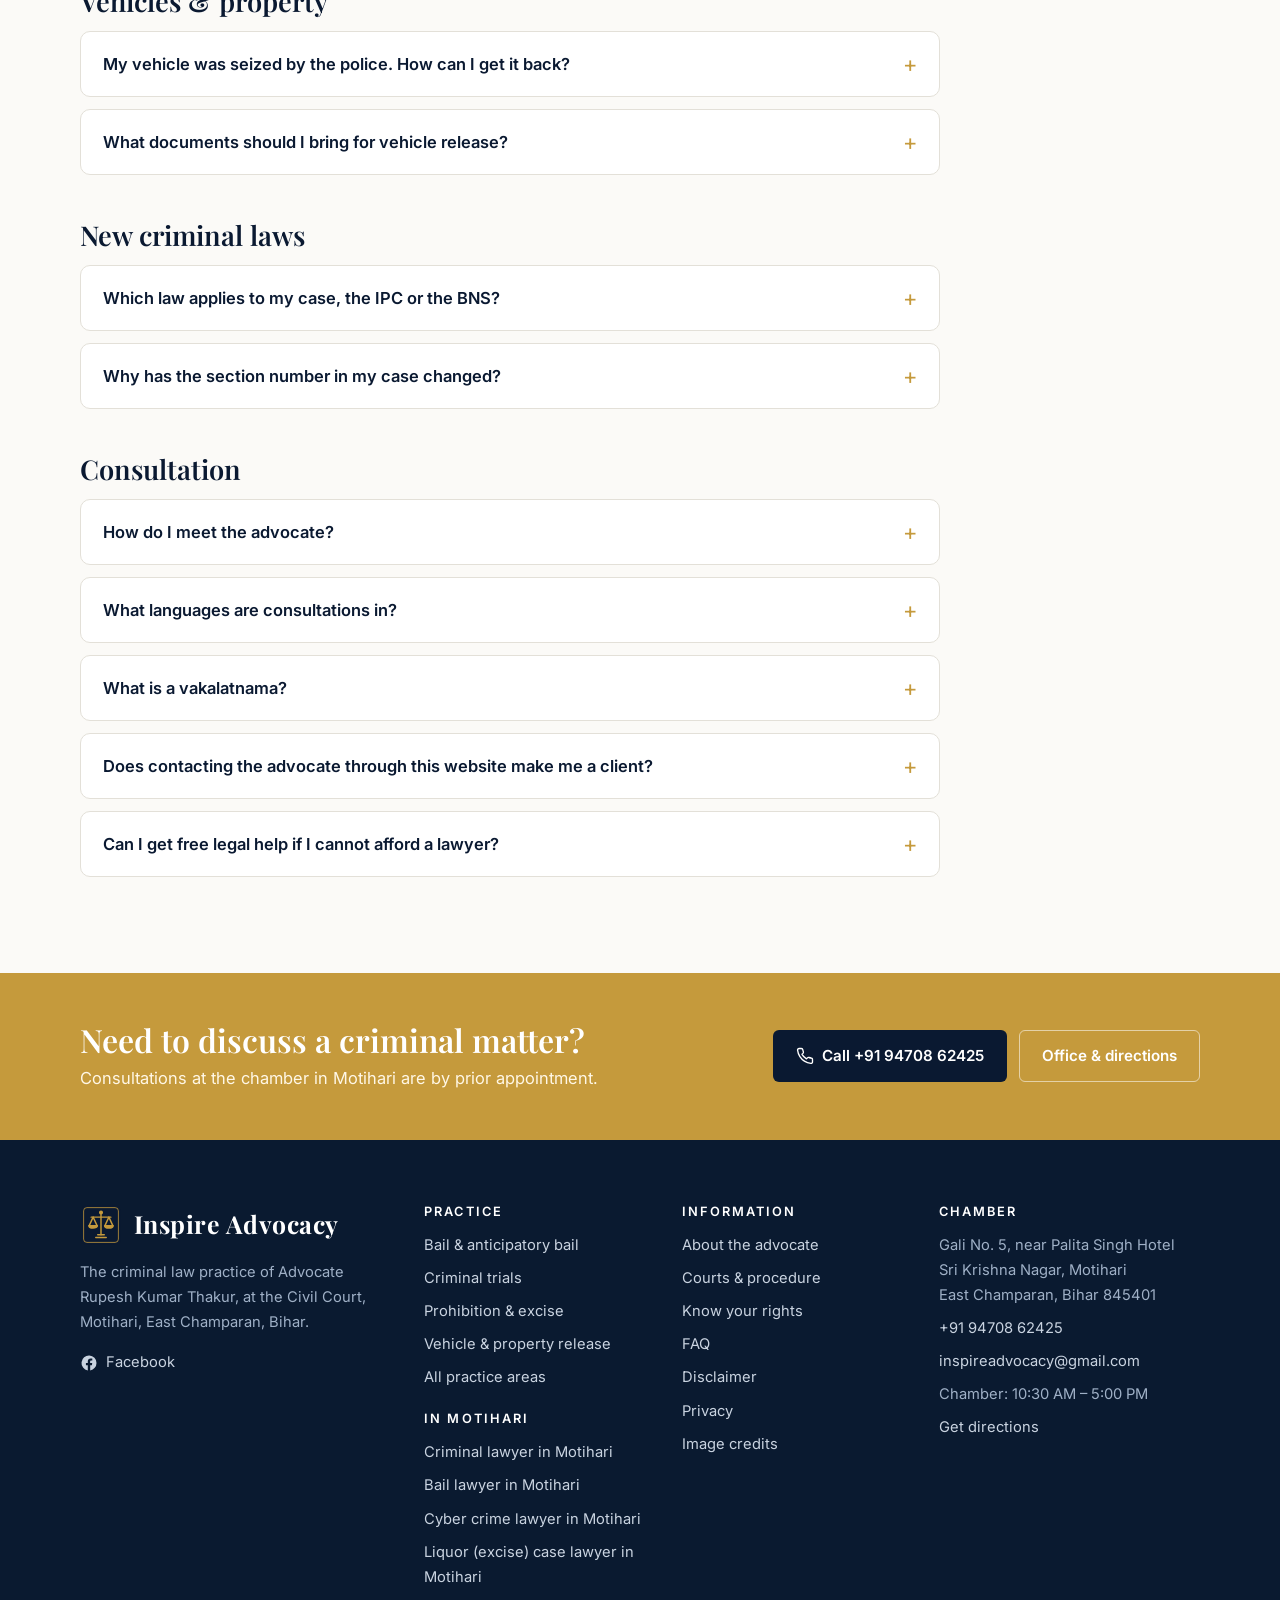
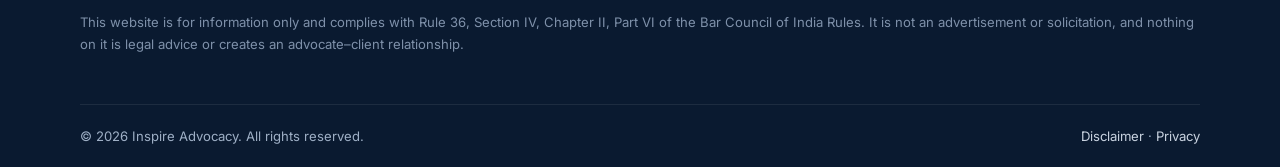
<file: faq.html>
<!doctype html>
<html lang="en-IN">
<head>
<meta charset="utf-8">
<meta name="viewport" content="width=device-width, initial-scale=1">
<title>FAQ: Bail, FIR, Vehicle Release in Motihari | Inspire Advocacy</title>
<meta name="description" content="Answers to common questions about bail, anticipatory bail, FIRs, vehicle release, cyber crime and the new criminal laws, from a criminal lawyer in Motihari, Bihar.">
<link rel="canonical" href="https://www.inspireadvocacy.com/faq">
<meta name="theme-color" content="#0a1931">
<meta property="og:type" content="website">
<meta property="og:site_name" content="Inspire Advocacy">
<meta property="og:title" content="FAQ: Bail, FIR, Vehicle Release in Motihari | Inspire Advocacy">
<meta property="og:description" content="Answers to common questions about bail, anticipatory bail, FIRs, vehicle release, cyber crime and the new criminal laws, from a criminal lawyer in Motihari, Bihar.">
<meta property="og:url" content="https://www.inspireadvocacy.com/faq">
<meta property="og:image" content="https://www.inspireadvocacy.com/assets/img/og-image.png">
<meta property="og:locale" content="en_IN">
<meta name="twitter:card" content="summary_large_image">
<link rel="icon" href="/favicon.svg" type="image/svg+xml">
<link rel="apple-touch-icon" href="/assets/img/apple-touch-icon.png">
<link rel="preconnect" href="https://fonts.googleapis.com"><link rel="preconnect" href="https://fonts.gstatic.com" crossorigin><link href="https://fonts.googleapis.com/css2?family=Inter:wght@400;500;600;700&amp;family=Noto+Sans+Devanagari:wght@500;600&amp;family=Playfair+Display:ital,wght@0,600;0,700;1,600&amp;display=swap" rel="stylesheet">
<link rel="stylesheet" href="/assets/css/style.css">
<script type="application/ld+json">{"@context": "https://schema.org", "@type": "LegalService", "name": "Inspire Advocacy", "alternateName": "Advocate Rupesh Kumar Thakur", "description": "Inspire Advocacy is the criminal law practice of Advocate Rupesh Kumar Thakur, an advocate in Motihari practising at the Civil Court, Motihari, East Champaran, Bihar.", "url": "https://www.inspireadvocacy.com/", "telephone": "+919470862425", "email": "inspireadvocacy@gmail.com", "image": ["https://www.inspireadvocacy.com/assets/img/og-image.png", "https://www.inspireadvocacy.com/assets/img/advocate.jpg"], "logo": "https://www.inspireadvocacy.com/assets/img/logo-mark.svg", "address": {"@type": "PostalAddress", "streetAddress": "Gali Number 5, near Palita Singh Hotel, Sri Krishna Nagar", "addressLocality": "Motihari", "addressRegion": "Bihar", "postalCode": "845401", "addressCountry": "IN"}, "areaServed": [{"@type": "City", "name": "Motihari"}, {"@type": "AdministrativeArea", "name": "East Champaran district, Bihar"}], "founder": {"@type": "Person", "@id": "https://www.inspireadvocacy.com/about#person", "name": "Rupesh Kumar Thakur", "jobTitle": "Advocate"}, "sameAs": ["https://www.facebook.com/rupesh.thakur2"], "knowsAbout": ["Criminal law", "Bail", "Anticipatory bail", "Criminal trials", "Cyber crime", "Bihar Prohibition and Excise Act", "NDPS Act", "Vehicle release", "Dowry and matrimonial offences", "Cheque bounce (NI Act section 138)"], "@id": "https://www.inspireadvocacy.com/#legalservice", "hasMap": "https://www.google.com/maps/search/?api=1&query=Advocate+Rupesh+Kumar+Thakur+Sri+Krishna+Nagar+Motihari", "knowsLanguage": ["hi", "bho", "en"], "hasOfferCatalog": {"@type": "OfferCatalog", "name": "Criminal law practice areas", "itemListElement": [{"@type": "Offer", "itemOffered": {"@type": "Service", "name": "Bail and anticipatory bail", "url": "https://www.inspireadvocacy.com/bail-lawyer-motihari"}}, {"@type": "Offer", "itemOffered": {"@type": "Service", "name": "Criminal trial defence", "url": "https://www.inspireadvocacy.com/criminal-lawyer-motihari"}}, {"@type": "Offer", "itemOffered": {"@type": "Service", "name": "Cyber crime cases", "url": "https://www.inspireadvocacy.com/cyber-crime-lawyer-motihari"}}, {"@type": "Offer", "itemOffered": {"@type": "Service", "name": "Bihar liquor (excise) cases", "url": "https://www.inspireadvocacy.com/excise-liquor-case-lawyer-motihari"}}, {"@type": "Offer", "itemOffered": {"@type": "Service", "name": "NDPS and special statutes", "url": "https://www.inspireadvocacy.com/practice-areas#ndps"}}, {"@type": "Offer", "itemOffered": {"@type": "Service", "name": "Vehicle and property release", "url": "https://www.inspireadvocacy.com/practice-areas#release"}}]}}</script>
<script type="application/ld+json">{"@context": "https://schema.org", "@type": "FAQPage", "mainEntity": [{"@type": "Question", "name": "Where is the chamber of Advocate Rupesh Kumar Thakur in Motihari?", "acceptedAnswer": {"@type": "Answer", "text": "The chamber is at Gali No. 5, near Palita Singh Hotel, Sri Krishna Nagar, Motihari, Bihar 845401. Chamber hours are 10:30 AM to 5:00 PM, and consultations are by prior appointment on +91 94708 62425."}}, {"@type": "Question", "name": "Which courts does a criminal lawyer in Motihari appear in?", "acceptedAnswer": {"@type": "Answer", "text": "Criminal cases in East Champaran are heard at the Civil Court, Motihari: the Court of the District & Sessions Judge, the Chief Judicial Magistrate and Judicial Magistrates, and special courts for excise, NDPS, POCSO and SC/ST Act cases."}}, {"@type": "Question", "name": "Where do I report cyber fraud in Motihari?", "acceptedAnswer": {"@type": "Answer", "text": "Call the national cyber crime helpline 1930 as soon as possible, and report on cybercrime.gov.in. You can also give information at your local police station. Keep screenshots, transaction IDs and bank messages."}}, {"@type": "Question", "name": "What is the difference between regular bail and anticipatory bail?", "acceptedAnswer": {"@type": "Answer", "text": "Regular bail is sought by a person who has been arrested or is in custody. Anticipatory bail is sought by a person who fears arrest in a non-bailable offence, before any arrest. Under the BNSS, regular bail is dealt with in sections 480 and 483, and anticipatory bail in section 482."}}, {"@type": "Question", "name": "What is ‘default bail’?", "acceptedAnswer": {"@type": "Answer", "text": "If the police do not complete the investigation and file the charge-sheet within the period the law allows (60 or 90 days, depending on the offence; longer for some special statutes), the accused may become entitled to bail as of right. This is often called default or statutory bail (BNSS s. 187(3), formerly CrPC s. 167(2))."}}, {"@type": "Question", "name": "Is bail harder to get in NDPS or excise cases?", "acceptedAnswer": {"@type": "Answer", "text": "Some special laws impose additional conditions. For instance, section 37 of the NDPS Act places stricter limits on bail where a commercial quantity is involved. Each case depends on its facts and the provisions that apply."}}, {"@type": "Question", "name": "What documents are needed for bail?", "acceptedAnswer": {"@type": "Answer", "text": "Usually a copy of the FIR, any court order already passed, identity documents of the accused, and details and documents of the sureties (such as land records or identity proof). Requirements vary by court."}}, {"@type": "Question", "name": "Can an FIR be filed at any police station?", "acceptedAnswer": {"@type": "Answer", "text": "Yes. Information about a cognisable offence can be given at any police station, regardless of where the offence happened. This is called a Zero FIR, and it is later transferred to the police station with jurisdiction (BNSS s. 173)."}}, {"@type": "Question", "name": "What if the police refuse to register my FIR?", "acceptedAnswer": {"@type": "Answer", "text": "You can send the information in writing to the Superintendent of Police, and you can approach the Magistrate with an application seeking a direction to register and investigate (BNSS s. 175(3)), or file a complaint case directly (BNSS s. 223)."}}, {"@type": "Question", "name": "I received a police notice to appear. What should I do?", "acceptedAnswer": {"@type": "Answer", "text": "A notice under BNSS s. 35(3) (formerly CrPC s. 41A) requires you to appear before the police. Complying with it generally protects against arrest unless the police record reasons. It is sensible to take legal advice before appearing."}}, {"@type": "Question", "name": "My vehicle was seized by the police. How can I get it back?", "acceptedAnswer": {"@type": "Answer", "text": "In many cases the owner can apply to the court for interim custody of the vehicle (zimmanama), under BNSS ss. 497 and 503 (formerly CrPC ss. 451 and 457), usually against a bond and an undertaking to produce it when required. Vehicles seized in excise cases may be subject to separate confiscation proceedings."}}, {"@type": "Question", "name": "What documents should I bring for vehicle release?", "acceptedAnswer": {"@type": "Answer", "text": "Registration certificate, insurance, the owner’s identity proof, a copy of the FIR or seizure list, and any finance or hypothecation papers."}}, {"@type": "Question", "name": "Which law applies to my case, the IPC or the BNS?", "acceptedAnswer": {"@type": "Answer", "text": "Generally, an offence is governed by the law in force on the date it was committed. Offences committed before 1 July 2024 are usually charged under the IPC; those committed on or after that date, under the BNS. Proceedings pending on 1 July 2024 continue under the old procedure (BNSS s. 531)."}}, {"@type": "Question", "name": "Why has the section number in my case changed?", "acceptedAnswer": {"@type": "Answer", "text": "The BNS, BNSS and BSA renumbered most provisions. For example, IPC 420 (cheating) corresponds to BNS 318, and CrPC 438 (anticipatory bail) to BNSS 482. See the section table."}}, {"@type": "Question", "name": "How do I meet the advocate?", "acceptedAnswer": {"@type": "Answer", "text": "Call +91 94708 62425 to fix a time, then visit the chamber at Sri Krishna Nagar, Motihari. See contact & directions."}}, {"@type": "Question", "name": "What languages are consultations in?", "acceptedAnswer": {"@type": "Answer", "text": "Hindi, Bhojpuri and English."}}, {"@type": "Question", "name": "What is a vakalatnama?", "acceptedAnswer": {"@type": "Answer", "text": "A vakalatnama is the document by which a client authorises an advocate to appear and act for them in a case. It is filed in court with the first application."}}, {"@type": "Question", "name": "Does contacting the advocate through this website make me a client?", "acceptedAnswer": {"@type": "Answer", "text": "No. An advocate–client relationship begins only when the advocate agrees to take up the matter and a vakalatnama or engagement is in place."}}, {"@type": "Question", "name": "Can I get free legal help if I cannot afford a lawyer?", "acceptedAnswer": {"@type": "Answer", "text": "Yes, if you are eligible under section 12 of the Legal Services Authorities Act, 1987. Contact the District Legal Services Authority, East Champaran, at the Civil Court, Motihari, or call the NALSA helpline 15100."}}]}</script>
<script type="application/ld+json">{"@context": "https://schema.org", "@type": "BreadcrumbList", "itemListElement": [{"@type": "ListItem", "position": 1, "name": "Home", "item": "https://www.inspireadvocacy.com/"}, {"@type": "ListItem", "position": 2, "name": "FAQ", "item": "https://www.inspireadvocacy.com/faq"}]}</script>
</head>
<body style="--hero-img:url(&quot;https://commons.wikimedia.org/wiki/Special:FilePath/Close-up_of_Lady_Justice_statue_holding_scales,_symbolizing_justice_and_fairness.jpg?width=1280&quot;)">
<a class="skip" href="#main">Skip to content</a>
<div class="topbar"><div class="container">
  <div><span>Civil Court, Motihari · East Champaran, Bihar</span><span class="hide-sm">Criminal lawyer in Motihari</span></div>
  <div><span><a href="tel:+919470862425">+91 94708 62425</a></span><span class="hide-sm"><a href="https://www.facebook.com/rupesh.thakur2" rel="noopener" target="_blank">Facebook</a></span></div>
</div></div>
<header class="site-header"><div class="container">
  <a class="brand" href="/" aria-label="Inspire Advocacy home">
    <img class="brand-mark" src="/assets/img/logo-mark.svg" alt="" width="42" height="42">
    <span><span class="brand-name">Inspire Advocacy</span><span class="brand-sub">Adv. Rupesh Kumar Thakur</span></span>
  </a>
  <button class="nav-toggle" aria-controls="site-nav" aria-expanded="false" aria-label="Open menu"><span></span></button>
  <nav class="nav" id="site-nav" aria-label="Main"><a href="/">Home</a><a href="/about.html">About</a><a href="/practice-areas.html">Practice Areas</a><a href="/courts.html">Courts &amp; Procedure</a><a href="/know-your-rights.html">Know Your Rights</a><a href="/faq.html" aria-current="page">FAQ</a><a class="btn btn-gold" href="/contact">Contact</a></nav>
</div></header>
<main id="main">
<section class="page-hero"><div class="container">
  <p class="crumbs"><a href="/">Home</a> / FAQ</p>
  <span class="eyebrow" style="color:#d9b86c">FAQ</span>
  <h1>Frequently asked questions</h1>
  <p class="lead">Short answers to common questions about bail, FIRs, seized vehicles and the new criminal laws. General information only, not legal advice.</p>
</div></section>
<section class="section"><div class="container"><div class="faq" style="max-width:860px"><h2>Motihari</h2><details><summary>Where is the chamber of Advocate Rupesh Kumar Thakur in Motihari?</summary><div class="answer"><p>The chamber is at Gali No. 5, near Palita Singh Hotel, Sri Krishna Nagar, Motihari, Bihar 845401. Chamber hours are 10:30 AM to 5:00 PM, and consultations are by prior appointment on +91 94708 62425.</p></div></details><details><summary>Which courts does a criminal lawyer in Motihari appear in?</summary><div class="answer"><p>Criminal cases in East Champaran are heard at the Civil Court, Motihari: the Court of the District & Sessions Judge, the Chief Judicial Magistrate and Judicial Magistrates, and special courts for excise, NDPS, POCSO and SC/ST Act cases.</p></div></details><details><summary>Where do I report cyber fraud in Motihari?</summary><div class="answer"><p>Call the national cyber crime helpline 1930 as soon as possible, and report on cybercrime.gov.in. You can also give information at your local police station. Keep screenshots, transaction IDs and bank messages.</p></div></details><h2>Bail</h2><details><summary>What is the difference between regular bail and anticipatory bail?</summary><div class="answer"><p>Regular bail is sought by a person who has been arrested or is in custody. Anticipatory bail is sought by a person who fears arrest in a non-bailable offence, before any arrest. Under the BNSS, regular bail is dealt with in sections 480 and 483, and anticipatory bail in section 482.</p></div></details><details><summary>What is &lsquo;default bail&rsquo;?</summary><div class="answer"><p>If the police do not complete the investigation and file the charge-sheet within the period the law allows (60 or 90 days, depending on the offence; longer for some special statutes), the accused may become entitled to bail as of right. This is often called default or statutory bail (BNSS s. 187(3), formerly CrPC s. 167(2)).</p></div></details><details><summary>Is bail harder to get in NDPS or excise cases?</summary><div class="answer"><p>Some special laws impose additional conditions. For instance, section 37 of the NDPS Act places stricter limits on bail where a commercial quantity is involved. Each case depends on its facts and the provisions that apply.</p></div></details><details><summary>What documents are needed for bail?</summary><div class="answer"><p>Usually a copy of the FIR, any court order already passed, identity documents of the accused, and details and documents of the sureties (such as land records or identity proof). Requirements vary by court.</p></div></details><h2>FIR &amp; police</h2><details><summary>Can an FIR be filed at any police station?</summary><div class="answer"><p>Yes. Information about a cognisable offence can be given at any police station, regardless of where the offence happened. This is called a Zero FIR, and it is later transferred to the police station with jurisdiction (BNSS s. 173).</p></div></details><details><summary>What if the police refuse to register my FIR?</summary><div class="answer"><p>You can send the information in writing to the Superintendent of Police, and you can approach the Magistrate with an application seeking a direction to register and investigate (BNSS s. 175(3)), or file a complaint case directly (BNSS s. 223).</p></div></details><details><summary>I received a police notice to appear. What should I do?</summary><div class="answer"><p>A notice under BNSS s. 35(3) (formerly CrPC s. 41A) requires you to appear before the police. Complying with it generally protects against arrest unless the police record reasons. It is sensible to take legal advice before appearing.</p></div></details><h2>Vehicles &amp; property</h2><details><summary>My vehicle was seized by the police. How can I get it back?</summary><div class="answer"><p>In many cases the owner can apply to the court for interim custody of the vehicle (zimmanama), under BNSS ss. 497 and 503 (formerly CrPC ss. 451 and 457), usually against a bond and an undertaking to produce it when required. Vehicles seized in excise cases may be subject to separate confiscation proceedings.</p></div></details><details><summary>What documents should I bring for vehicle release?</summary><div class="answer"><p>Registration certificate, insurance, the owner&rsquo;s identity proof, a copy of the FIR or seizure list, and any finance or hypothecation papers.</p></div></details><h2>New criminal laws</h2><details><summary>Which law applies to my case, the IPC or the BNS?</summary><div class="answer"><p>Generally, an offence is governed by the law in force on the date it was committed. Offences committed before 1 July 2024 are usually charged under the IPC; those committed on or after that date, under the BNS. Proceedings pending on 1 July 2024 continue under the old procedure (BNSS s. 531).</p></div></details><details><summary>Why has the section number in my case changed?</summary><div class="answer"><p>The BNS, BNSS and BSA renumbered most provisions. For example, IPC 420 (cheating) corresponds to BNS 318, and CrPC 438 (anticipatory bail) to BNSS 482. See the <a href="/courts#codes">section table</a>.</p></div></details><h2>Consultation</h2><details><summary>How do I meet the advocate?</summary><div class="answer"><p>Call <a href="tel:+919470862425">+91 94708 62425</a> to fix a time, then visit the chamber at Sri Krishna Nagar, Motihari. See <a href="/contact">contact &amp; directions</a>.</p></div></details><details><summary>What languages are consultations in?</summary><div class="answer"><p>Hindi, Bhojpuri and English.</p></div></details><details><summary>What is a vakalatnama?</summary><div class="answer"><p>A vakalatnama is the document by which a client authorises an advocate to appear and act for them in a case. It is filed in court with the first application.</p></div></details><details><summary>Does contacting the advocate through this website make me a client?</summary><div class="answer"><p>No. An advocate&ndash;client relationship begins only when the advocate agrees to take up the matter and a vakalatnama or engagement is in place.</p></div></details><details><summary>Can I get free legal help if I cannot afford a lawyer?</summary><div class="answer"><p>Yes, if you are eligible under section 12 of the Legal Services Authorities Act, 1987. Contact the District Legal Services Authority, East Champaran, at the Civil Court, Motihari, or call the NALSA helpline 15100.</p></div></details></div></div></section>
<section class="cta-band"><div class="container">
  <div><h2>Need to discuss a criminal matter?</h2><p>Consultations at the chamber in Motihari are by prior appointment.</p></div>
  <div class="btn-row"><a class="btn btn-navy" href="tel:+919470862425"><svg viewBox="0 0 24 24" fill="none" stroke="currentColor" stroke-width="1.8" stroke-linecap="round" stroke-linejoin="round"><path d="M22 16.9v3a2 2 0 0 1-2.2 2 19.8 19.8 0 0 1-8.6-3.1 19.5 19.5 0 0 1-6-6A19.8 19.8 0 0 1 2.1 4.2 2 2 0 0 1 4.1 2h3a2 2 0 0 1 2 1.7c.1.9.4 1.8.7 2.7a2 2 0 0 1-.5 2.1L8 9.8a16 16 0 0 0 6 6l1.3-1.3a2 2 0 0 1 2.1-.5c.9.3 1.8.6 2.7.7a2 2 0 0 1 1.9 2.2z"/></svg> Call +91 94708 62425</a><a class="btn btn-light" href="/contact">Office &amp; directions</a></div>
</div></section>
</main>
<footer class="site-footer"><div class="container">
  <div class="footer-grid">
    <div class="footer-brand">
      <a class="brand" href="/"><img class="brand-mark" src="/assets/img/logo-mark.svg" alt="" width="42" height="42"><span class="brand-name">Inspire Advocacy</span></a>
      <p style="margin-top:1em">The criminal law practice of Advocate Rupesh Kumar Thakur, at the Civil Court, Motihari, East Champaran, Bihar.</p>
      <p class="social"><a href="https://www.facebook.com/rupesh.thakur2" rel="noopener" target="_blank"><svg viewBox="0 0 24 24" fill="currentColor"><path d="M22 12a10 10 0 1 0-11.6 9.9v-7H7.9V12h2.5V9.8c0-2.5 1.5-3.9 3.8-3.9 1.1 0 2.2.2 2.2.2v2.5h-1.3c-1.2 0-1.6.8-1.6 1.6V12h2.8l-.4 2.9h-2.3v7A10 10 0 0 0 22 12z"/></svg> Facebook</a></p>
    </div>
    <div><h4>Practice</h4><ul>
      <li><a href="/practice-areas#bail">Bail &amp; anticipatory bail</a></li>
      <li><a href="/practice-areas#trial">Criminal trials</a></li>
      <li><a href="/practice-areas#excise">Prohibition &amp; excise</a></li>
      <li><a href="/practice-areas#release">Vehicle &amp; property release</a></li>
      <li><a href="/practice-areas">All practice areas</a></li>
    </ul>
    <h4 style="margin-top:1.6em">In Motihari</h4><ul><li><a href="/criminal-lawyer-motihari">Criminal lawyer in Motihari</a></li><li><a href="/bail-lawyer-motihari">Bail lawyer in Motihari</a></li><li><a href="/cyber-crime-lawyer-motihari">Cyber crime lawyer in Motihari</a></li><li><a href="/excise-liquor-case-lawyer-motihari">Liquor (excise) case lawyer in Motihari</a></li></ul></div>
    <div><h4>Information</h4><ul>
      <li><a href="/about">About the advocate</a></li>
      <li><a href="/courts">Courts &amp; procedure</a></li>
      <li><a href="/know-your-rights">Know your rights</a></li>
      <li><a href="/faq">FAQ</a></li>
      <li><a href="/disclaimer">Disclaimer</a></li>
      <li><a href="/privacy">Privacy</a></li>
      <li><a href="/credits">Image credits</a></li>
    </ul></div>
    <div><h4>Chamber</h4><ul>
      <li>Gali No. 5, near Palita Singh Hotel<br>Sri Krishna Nagar, Motihari<br>East Champaran, Bihar 845401</li>
      <li><a href="tel:+919470862425">+91 94708 62425</a></li>
      <li><a href="mailto:inspireadvocacy@gmail.com">inspireadvocacy@gmail.com</a></li>
      <li>Chamber: 10:30 AM – 5:00 PM</li>
      <li><a href="https://www.google.com/maps/search/?api=1&query=Advocate+Rupesh+Kumar+Thakur+Sri+Krishna+Nagar+Motihari" rel="noopener" target="_blank">Get directions</a></li>
    </ul></div>
  </div>
  <p class="footer-disclaimer">This website is for information only and complies with Rule 36, Section IV, Chapter II, Part VI of the Bar Council of India Rules. It is not an advertisement or solicitation, and nothing on it is legal advice or creates an advocate&ndash;client relationship.</p>
  <div class="footer-bottom"><p>&copy; <span id="year">2026</span> Inspire Advocacy. All rights reserved.</p><p><a href="/disclaimer">Disclaimer</a> · <a href="/privacy">Privacy</a></p></div>
</div></footer>
<div class="fab"><a href="tel:+919470862425" aria-label="Call +91 94708 62425"><svg viewBox="0 0 24 24" fill="none" stroke="currentColor" stroke-width="1.8" stroke-linecap="round" stroke-linejoin="round"><path d="M22 16.9v3a2 2 0 0 1-2.2 2 19.8 19.8 0 0 1-8.6-3.1 19.5 19.5 0 0 1-6-6A19.8 19.8 0 0 1 2.1 4.2 2 2 0 0 1 4.1 2h3a2 2 0 0 1 2 1.7c.1.9.4 1.8.7 2.7a2 2 0 0 1-.5 2.1L8 9.8a16 16 0 0 0 6 6l1.3-1.3a2 2 0 0 1 2.1-.5c.9.3 1.8.6 2.7.7a2 2 0 0 1 1.9 2.2z"/></svg></a></div>
<div class="gate" id="gate" role="dialog" aria-modal="true" aria-labelledby="gate-title">
  <div class="gate-box">
    <div class="gate-head"><span class="eyebrow">Disclaimer</span><h2 id="gate-title">Before you continue</h2></div>
    <div class="gate-body">
      <p>The Bar Council of India does not permit advocates to solicit work or advertise. By clicking <b>&ldquo;I Agree&rdquo;</b> below, you acknowledge and confirm that:</p>
      <ol>
        <li>You are seeking information about Inspire Advocacy and Advocate Rupesh Kumar Thakur of your own accord, and there has been no advertisement, personal communication, solicitation, invitation or inducement of any sort from the advocate or anyone on his behalf.</li>
        <li>The information on this website is provided solely for your general information and does not amount to legal advice or a legal opinion.</li>
        <li>Using this website, or contacting the advocate through it, does not create an advocate&ndash;client relationship.</li>
        <li>Nothing on this website should be read as a promise or guarantee of any outcome. Every case depends on its own facts and the law in force.</li>
        <li>The advocate is not liable for any consequence of an action taken by you relying on material or information on this website. Please obtain independent legal advice for your specific situation.</li>
      </ol>
      <p>Read the full <a href="/disclaimer">disclaimer</a>.</p>
    </div>
    <div class="gate-foot">
      <button class="btn btn-outline" id="gate-leave" type="button">Leave site</button>
      <button class="btn btn-navy" id="gate-agree" type="button">I Agree</button>
    </div>
  </div>
</div>
<script src="/assets/js/main.js" defer></script>
</body>
</html>
</file>
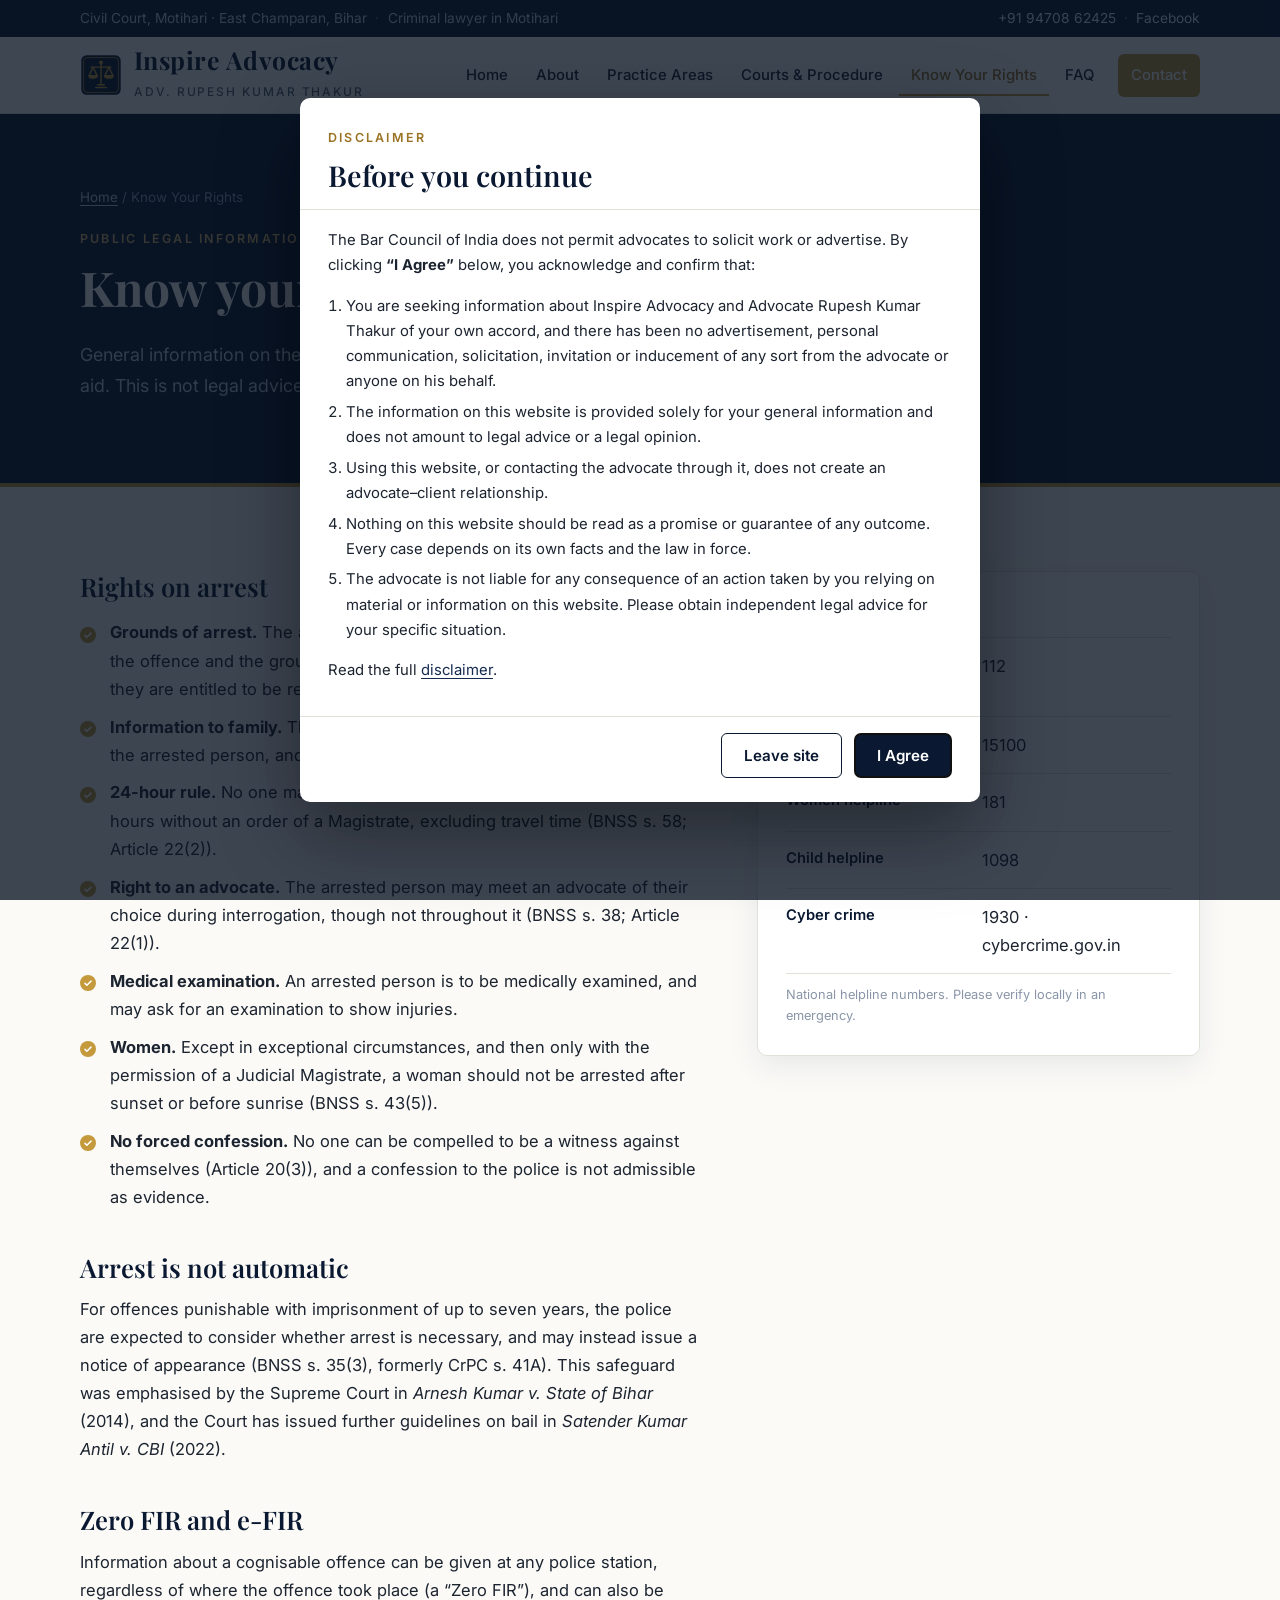
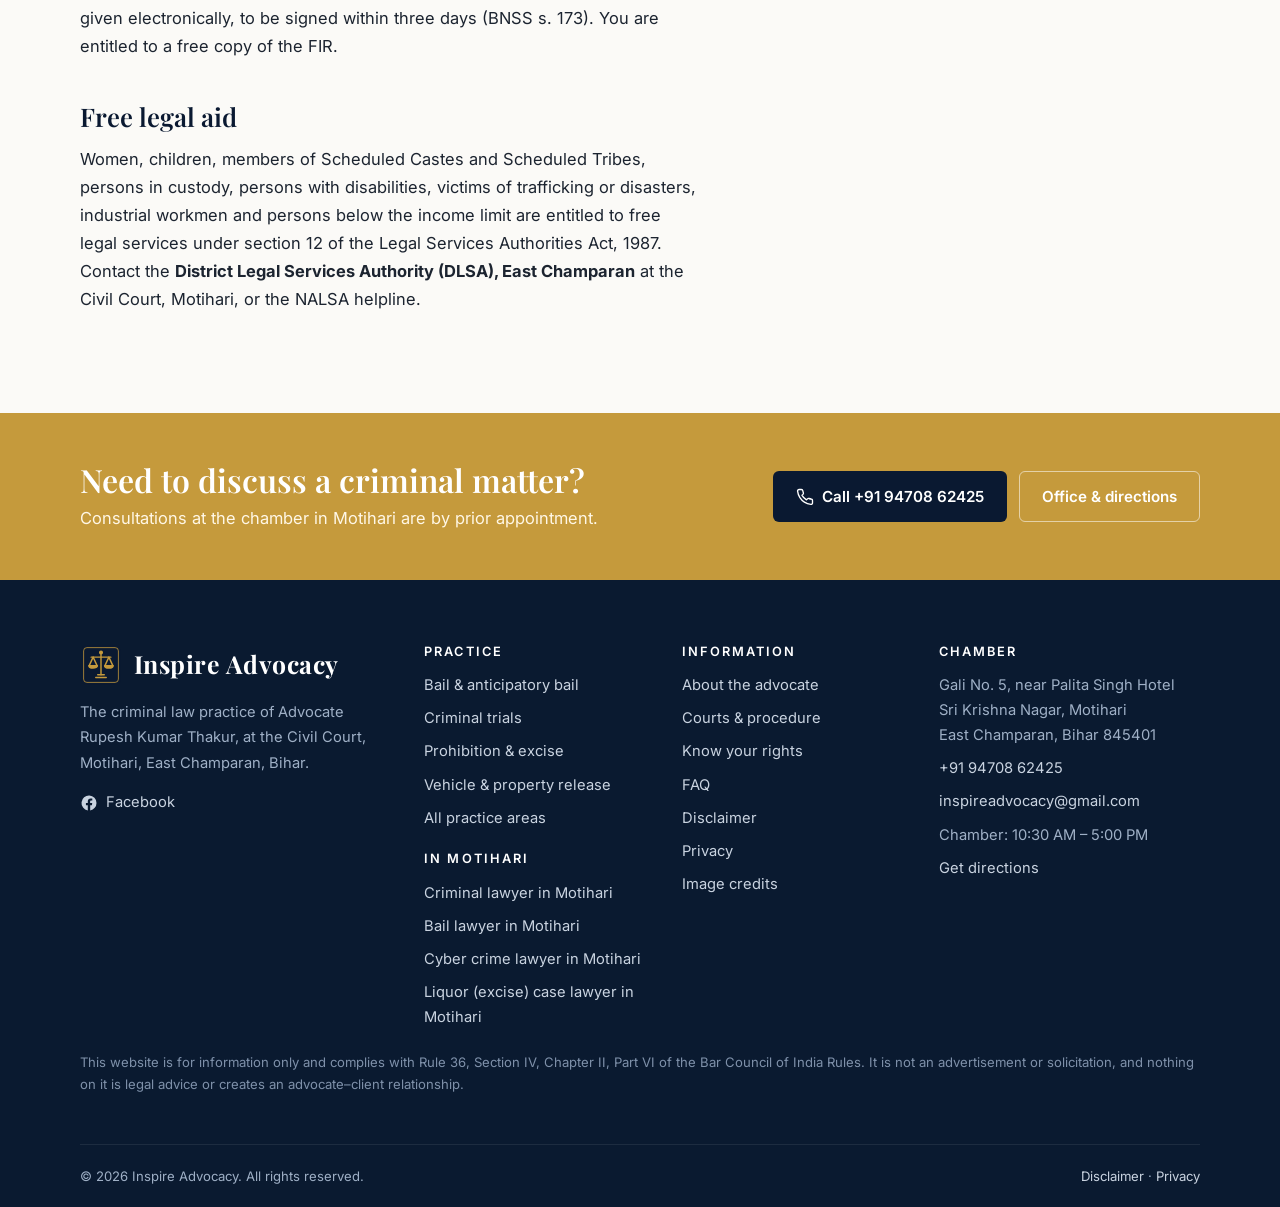
<file: know-your-rights.html>
<!doctype html>
<html lang="en-IN">
<head>
<meta charset="utf-8">
<meta name="viewport" content="width=device-width, initial-scale=1">
<title>Rights on Arrest & Free Legal Aid in Motihari | Inspire Advocacy</title>
<meta name="description" content="Rights of an arrested person under the BNSS and the Constitution, Zero FIR, and free legal aid through DLSA East Champaran, Motihari. General information from a criminal law practice in Motihari.">
<link rel="canonical" href="https://www.inspireadvocacy.com/know-your-rights">
<meta name="theme-color" content="#0a1931">
<meta property="og:type" content="website">
<meta property="og:site_name" content="Inspire Advocacy">
<meta property="og:title" content="Rights on Arrest & Free Legal Aid in Motihari | Inspire Advocacy">
<meta property="og:description" content="Rights of an arrested person under the BNSS and the Constitution, Zero FIR, and free legal aid through DLSA East Champaran, Motihari. General information from a criminal law practice in Motihari.">
<meta property="og:url" content="https://www.inspireadvocacy.com/know-your-rights">
<meta property="og:image" content="https://www.inspireadvocacy.com/assets/img/og-image.png">
<meta property="og:locale" content="en_IN">
<meta name="twitter:card" content="summary_large_image">
<link rel="icon" href="/favicon.svg" type="image/svg+xml">
<link rel="apple-touch-icon" href="/assets/img/apple-touch-icon.png">
<link rel="preconnect" href="https://fonts.googleapis.com"><link rel="preconnect" href="https://fonts.gstatic.com" crossorigin><link href="https://fonts.googleapis.com/css2?family=Inter:wght@400;500;600;700&amp;family=Noto+Sans+Devanagari:wght@500;600&amp;family=Playfair+Display:ital,wght@0,600;0,700;1,600&amp;display=swap" rel="stylesheet">
<link rel="stylesheet" href="/assets/css/style.css">
<script type="application/ld+json">{"@context": "https://schema.org", "@type": "LegalService", "name": "Inspire Advocacy", "alternateName": "Advocate Rupesh Kumar Thakur", "description": "Inspire Advocacy is the criminal law practice of Advocate Rupesh Kumar Thakur, an advocate in Motihari practising at the Civil Court, Motihari, East Champaran, Bihar.", "url": "https://www.inspireadvocacy.com/", "telephone": "+919470862425", "email": "inspireadvocacy@gmail.com", "image": ["https://www.inspireadvocacy.com/assets/img/og-image.png", "https://www.inspireadvocacy.com/assets/img/advocate.jpg"], "logo": "https://www.inspireadvocacy.com/assets/img/logo-mark.svg", "address": {"@type": "PostalAddress", "streetAddress": "Gali Number 5, near Palita Singh Hotel, Sri Krishna Nagar", "addressLocality": "Motihari", "addressRegion": "Bihar", "postalCode": "845401", "addressCountry": "IN"}, "areaServed": [{"@type": "City", "name": "Motihari"}, {"@type": "AdministrativeArea", "name": "East Champaran district, Bihar"}], "founder": {"@type": "Person", "@id": "https://www.inspireadvocacy.com/about#person", "name": "Rupesh Kumar Thakur", "jobTitle": "Advocate"}, "sameAs": ["https://www.facebook.com/rupesh.thakur2"], "knowsAbout": ["Criminal law", "Bail", "Anticipatory bail", "Criminal trials", "Cyber crime", "Bihar Prohibition and Excise Act", "NDPS Act", "Vehicle release", "Dowry and matrimonial offences", "Cheque bounce (NI Act section 138)"], "@id": "https://www.inspireadvocacy.com/#legalservice", "hasMap": "https://www.google.com/maps/search/?api=1&query=Advocate+Rupesh+Kumar+Thakur+Sri+Krishna+Nagar+Motihari", "knowsLanguage": ["hi", "bho", "en"], "hasOfferCatalog": {"@type": "OfferCatalog", "name": "Criminal law practice areas", "itemListElement": [{"@type": "Offer", "itemOffered": {"@type": "Service", "name": "Bail and anticipatory bail", "url": "https://www.inspireadvocacy.com/bail-lawyer-motihari"}}, {"@type": "Offer", "itemOffered": {"@type": "Service", "name": "Criminal trial defence", "url": "https://www.inspireadvocacy.com/criminal-lawyer-motihari"}}, {"@type": "Offer", "itemOffered": {"@type": "Service", "name": "Cyber crime cases", "url": "https://www.inspireadvocacy.com/cyber-crime-lawyer-motihari"}}, {"@type": "Offer", "itemOffered": {"@type": "Service", "name": "Bihar liquor (excise) cases", "url": "https://www.inspireadvocacy.com/excise-liquor-case-lawyer-motihari"}}, {"@type": "Offer", "itemOffered": {"@type": "Service", "name": "NDPS and special statutes", "url": "https://www.inspireadvocacy.com/practice-areas#ndps"}}, {"@type": "Offer", "itemOffered": {"@type": "Service", "name": "Vehicle and property release", "url": "https://www.inspireadvocacy.com/practice-areas#release"}}]}}</script>
<script type="application/ld+json">{"@context": "https://schema.org", "@type": "BreadcrumbList", "itemListElement": [{"@type": "ListItem", "position": 1, "name": "Home", "item": "https://www.inspireadvocacy.com/"}, {"@type": "ListItem", "position": 2, "name": "Know your rights", "item": "https://www.inspireadvocacy.com/know-your-rights"}]}</script>
</head>
<body style="--hero-img:url(&quot;https://commons.wikimedia.org/wiki/Special:FilePath/Supreme_Court_of_India_front_view_05.jpg?width=1920&quot;)">
<a class="skip" href="#main">Skip to content</a>
<div class="topbar"><div class="container">
  <div><span>Civil Court, Motihari · East Champaran, Bihar</span><span class="hide-sm">Criminal lawyer in Motihari</span></div>
  <div><span><a href="tel:+919470862425">+91 94708 62425</a></span><span class="hide-sm"><a href="https://www.facebook.com/rupesh.thakur2" rel="noopener" target="_blank">Facebook</a></span></div>
</div></div>
<header class="site-header"><div class="container">
  <a class="brand" href="/" aria-label="Inspire Advocacy home">
    <img class="brand-mark" src="/assets/img/logo-mark.svg" alt="" width="42" height="42">
    <span><span class="brand-name">Inspire Advocacy</span><span class="brand-sub">Adv. Rupesh Kumar Thakur</span></span>
  </a>
  <button class="nav-toggle" aria-controls="site-nav" aria-expanded="false" aria-label="Open menu"><span></span></button>
  <nav class="nav" id="site-nav" aria-label="Main"><a href="/">Home</a><a href="/about.html">About</a><a href="/practice-areas.html">Practice Areas</a><a href="/courts.html">Courts &amp; Procedure</a><a href="/know-your-rights.html" aria-current="page">Know Your Rights</a><a href="/faq.html">FAQ</a><a class="btn btn-gold" href="/contact">Contact</a></nav>
</div></header>
<main id="main">
<section class="page-hero"><div class="container">
  <p class="crumbs"><a href="/">Home</a> / Know Your Rights</p>
  <span class="eyebrow" style="color:#d9b86c">Public legal information</span>
  <h1>Know your rights</h1>
  <p class="lead">General information on the rights of a person who is arrested, and where to find free legal aid. This is not legal advice.</p>
</div></section>
<section class="section"><div class="container split wide-left">
  <div class="prose">
    <h2 style="margin-top:0">Rights on arrest</h2>
    <ul class="checklist">
      <li><b>Grounds of arrest.</b> The arrested person must be told the full particulars of the offence and the grounds for arrest, and, for a bailable offence, that they are entitled to be released on bail (BNSS s. 47; Article 22(1)).</li>
      <li><b>Information to family.</b> The police must inform a relative or friend named by the arrested person, and record it (BNSS s. 48).</li>
      <li><b>24-hour rule.</b> No one may be kept in police custody for more than 24 hours without an order of a Magistrate, excluding travel time (BNSS s. 58; Article 22(2)).</li>
      <li><b>Right to an advocate.</b> The arrested person may meet an advocate of their choice during interrogation, though not throughout it (BNSS s. 38; Article 22(1)).</li>
      <li><b>Medical examination.</b> An arrested person is to be medically examined, and may ask for an examination to show injuries.</li>
      <li><b>Women.</b> Except in exceptional circumstances, and then only with the permission of a Judicial Magistrate, a woman should not be arrested after sunset or before sunrise (BNSS s. 43(5)).</li>
      <li><b>No forced confession.</b> No one can be compelled to be a witness against themselves (Article 20(3)), and a confession to the police is not admissible as evidence.</li>
    </ul>

    <h2>Arrest is not automatic</h2>
    <p>For offences punishable with imprisonment of up to seven years, the police are expected to consider whether arrest is necessary, and may instead issue a notice of appearance (BNSS s. 35(3), formerly CrPC s. 41A). This safeguard was emphasised by the Supreme Court in <i>Arnesh Kumar v. State of Bihar</i> (2014), and the Court has issued further guidelines on bail in <i>Satender Kumar Antil v. CBI</i> (2022).</p>

    <h2>Zero FIR and e-FIR</h2>
    <p>Information about a cognisable offence can be given at any police station, regardless of where the offence took place (a &ldquo;Zero FIR&rdquo;), and can also be given electronically, to be signed within three days (BNSS s. 173). You are entitled to a free copy of the FIR.</p>

    <h2>Free legal aid</h2>
    <p>Women, children, members of Scheduled Castes and Scheduled Tribes, persons in custody, persons with disabilities, victims of trafficking or disasters, industrial workmen and persons below the income limit are entitled to free legal services under section 12 of the Legal Services Authorities Act, 1987. Contact the <b>District Legal Services Authority (DLSA), East Champaran</b> at the Civil Court, Motihari, or the NALSA helpline.</p>
  </div>
  <aside>
    <div class="card" style="position:sticky;top:100px">
      <h3>Helplines</h3>
      <ul class="facts">
        <li><b>Emergency (police, fire, ambulance)</b><span>112</span></li>
        <li><b>NALSA legal aid</b><span>15100</span></li>
        <li><b>Women helpline</b><span>181</span></li>
        <li><b>Child helpline</b><span>1098</span></li>
        <li><b>Cyber crime</b><span>1930 · cybercrime.gov.in</span></li>
      </ul>
      <p class="photo-credit" style="font-size:.8rem">National helpline numbers. Please verify locally in an emergency.</p>
    </div>
  </aside>
</div></section>
<section class="cta-band"><div class="container">
  <div><h2>Need to discuss a criminal matter?</h2><p>Consultations at the chamber in Motihari are by prior appointment.</p></div>
  <div class="btn-row"><a class="btn btn-navy" href="tel:+919470862425"><svg viewBox="0 0 24 24" fill="none" stroke="currentColor" stroke-width="1.8" stroke-linecap="round" stroke-linejoin="round"><path d="M22 16.9v3a2 2 0 0 1-2.2 2 19.8 19.8 0 0 1-8.6-3.1 19.5 19.5 0 0 1-6-6A19.8 19.8 0 0 1 2.1 4.2 2 2 0 0 1 4.1 2h3a2 2 0 0 1 2 1.7c.1.9.4 1.8.7 2.7a2 2 0 0 1-.5 2.1L8 9.8a16 16 0 0 0 6 6l1.3-1.3a2 2 0 0 1 2.1-.5c.9.3 1.8.6 2.7.7a2 2 0 0 1 1.9 2.2z"/></svg> Call +91 94708 62425</a><a class="btn btn-light" href="/contact">Office &amp; directions</a></div>
</div></section>
</main>
<footer class="site-footer"><div class="container">
  <div class="footer-grid">
    <div class="footer-brand">
      <a class="brand" href="/"><img class="brand-mark" src="/assets/img/logo-mark.svg" alt="" width="42" height="42"><span class="brand-name">Inspire Advocacy</span></a>
      <p style="margin-top:1em">The criminal law practice of Advocate Rupesh Kumar Thakur, at the Civil Court, Motihari, East Champaran, Bihar.</p>
      <p class="social"><a href="https://www.facebook.com/rupesh.thakur2" rel="noopener" target="_blank"><svg viewBox="0 0 24 24" fill="currentColor"><path d="M22 12a10 10 0 1 0-11.6 9.9v-7H7.9V12h2.5V9.8c0-2.5 1.5-3.9 3.8-3.9 1.1 0 2.2.2 2.2.2v2.5h-1.3c-1.2 0-1.6.8-1.6 1.6V12h2.8l-.4 2.9h-2.3v7A10 10 0 0 0 22 12z"/></svg> Facebook</a></p>
    </div>
    <div><h4>Practice</h4><ul>
      <li><a href="/practice-areas#bail">Bail &amp; anticipatory bail</a></li>
      <li><a href="/practice-areas#trial">Criminal trials</a></li>
      <li><a href="/practice-areas#excise">Prohibition &amp; excise</a></li>
      <li><a href="/practice-areas#release">Vehicle &amp; property release</a></li>
      <li><a href="/practice-areas">All practice areas</a></li>
    </ul>
    <h4 style="margin-top:1.6em">In Motihari</h4><ul><li><a href="/criminal-lawyer-motihari">Criminal lawyer in Motihari</a></li><li><a href="/bail-lawyer-motihari">Bail lawyer in Motihari</a></li><li><a href="/cyber-crime-lawyer-motihari">Cyber crime lawyer in Motihari</a></li><li><a href="/excise-liquor-case-lawyer-motihari">Liquor (excise) case lawyer in Motihari</a></li></ul></div>
    <div><h4>Information</h4><ul>
      <li><a href="/about">About the advocate</a></li>
      <li><a href="/courts">Courts &amp; procedure</a></li>
      <li><a href="/know-your-rights">Know your rights</a></li>
      <li><a href="/faq">FAQ</a></li>
      <li><a href="/disclaimer">Disclaimer</a></li>
      <li><a href="/privacy">Privacy</a></li>
      <li><a href="/credits">Image credits</a></li>
    </ul></div>
    <div><h4>Chamber</h4><ul>
      <li>Gali No. 5, near Palita Singh Hotel<br>Sri Krishna Nagar, Motihari<br>East Champaran, Bihar 845401</li>
      <li><a href="tel:+919470862425">+91 94708 62425</a></li>
      <li><a href="mailto:inspireadvocacy@gmail.com">inspireadvocacy@gmail.com</a></li>
      <li>Chamber: 10:30 AM – 5:00 PM</li>
      <li><a href="https://www.google.com/maps/search/?api=1&query=Advocate+Rupesh+Kumar+Thakur+Sri+Krishna+Nagar+Motihari" rel="noopener" target="_blank">Get directions</a></li>
    </ul></div>
  </div>
  <p class="footer-disclaimer">This website is for information only and complies with Rule 36, Section IV, Chapter II, Part VI of the Bar Council of India Rules. It is not an advertisement or solicitation, and nothing on it is legal advice or creates an advocate&ndash;client relationship.</p>
  <div class="footer-bottom"><p>&copy; <span id="year">2026</span> Inspire Advocacy. All rights reserved.</p><p><a href="/disclaimer">Disclaimer</a> · <a href="/privacy">Privacy</a></p></div>
</div></footer>
<div class="fab"><a href="tel:+919470862425" aria-label="Call +91 94708 62425"><svg viewBox="0 0 24 24" fill="none" stroke="currentColor" stroke-width="1.8" stroke-linecap="round" stroke-linejoin="round"><path d="M22 16.9v3a2 2 0 0 1-2.2 2 19.8 19.8 0 0 1-8.6-3.1 19.5 19.5 0 0 1-6-6A19.8 19.8 0 0 1 2.1 4.2 2 2 0 0 1 4.1 2h3a2 2 0 0 1 2 1.7c.1.9.4 1.8.7 2.7a2 2 0 0 1-.5 2.1L8 9.8a16 16 0 0 0 6 6l1.3-1.3a2 2 0 0 1 2.1-.5c.9.3 1.8.6 2.7.7a2 2 0 0 1 1.9 2.2z"/></svg></a></div>
<div class="gate" id="gate" role="dialog" aria-modal="true" aria-labelledby="gate-title">
  <div class="gate-box">
    <div class="gate-head"><span class="eyebrow">Disclaimer</span><h2 id="gate-title">Before you continue</h2></div>
    <div class="gate-body">
      <p>The Bar Council of India does not permit advocates to solicit work or advertise. By clicking <b>&ldquo;I Agree&rdquo;</b> below, you acknowledge and confirm that:</p>
      <ol>
        <li>You are seeking information about Inspire Advocacy and Advocate Rupesh Kumar Thakur of your own accord, and there has been no advertisement, personal communication, solicitation, invitation or inducement of any sort from the advocate or anyone on his behalf.</li>
        <li>The information on this website is provided solely for your general information and does not amount to legal advice or a legal opinion.</li>
        <li>Using this website, or contacting the advocate through it, does not create an advocate&ndash;client relationship.</li>
        <li>Nothing on this website should be read as a promise or guarantee of any outcome. Every case depends on its own facts and the law in force.</li>
        <li>The advocate is not liable for any consequence of an action taken by you relying on material or information on this website. Please obtain independent legal advice for your specific situation.</li>
      </ol>
      <p>Read the full <a href="/disclaimer">disclaimer</a>.</p>
    </div>
    <div class="gate-foot">
      <button class="btn btn-outline" id="gate-leave" type="button">Leave site</button>
      <button class="btn btn-navy" id="gate-agree" type="button">I Agree</button>
    </div>
  </div>
</div>
<script src="/assets/js/main.js" defer></script>
</body>
</html>
</file>
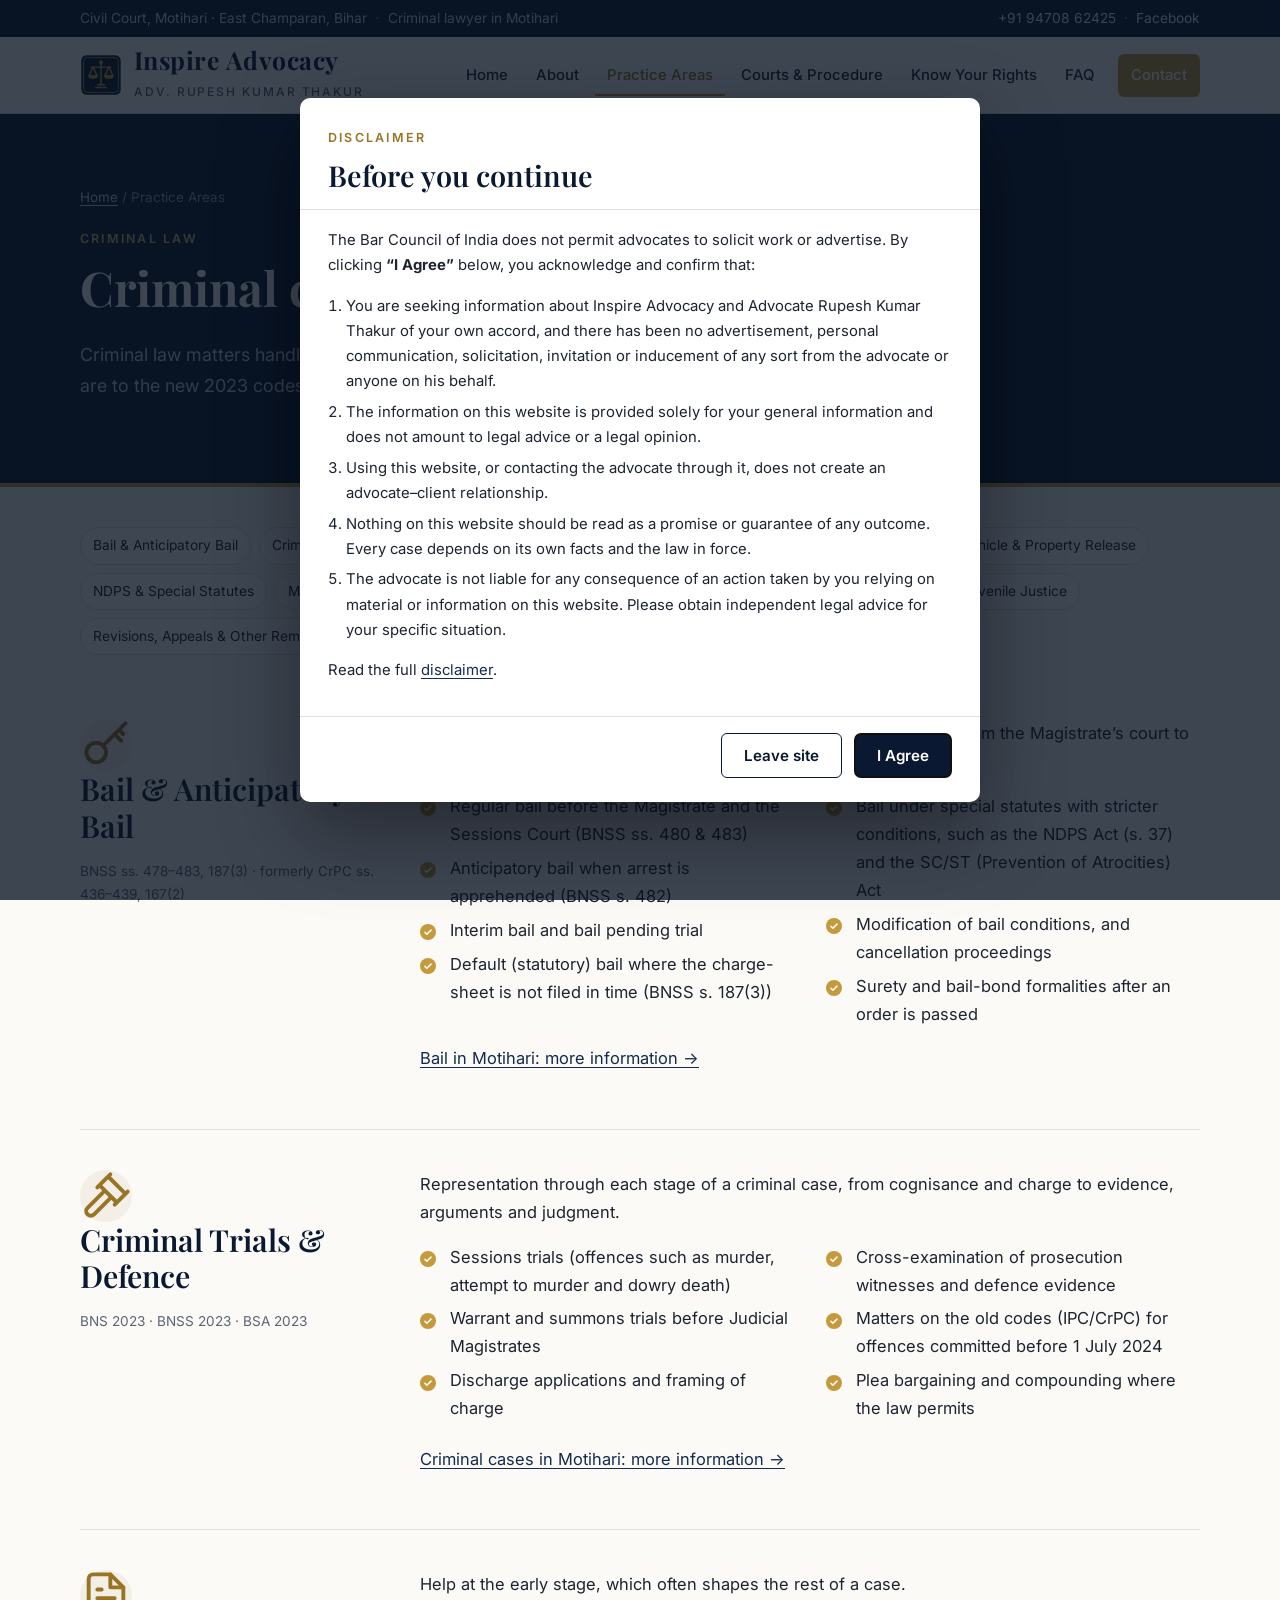
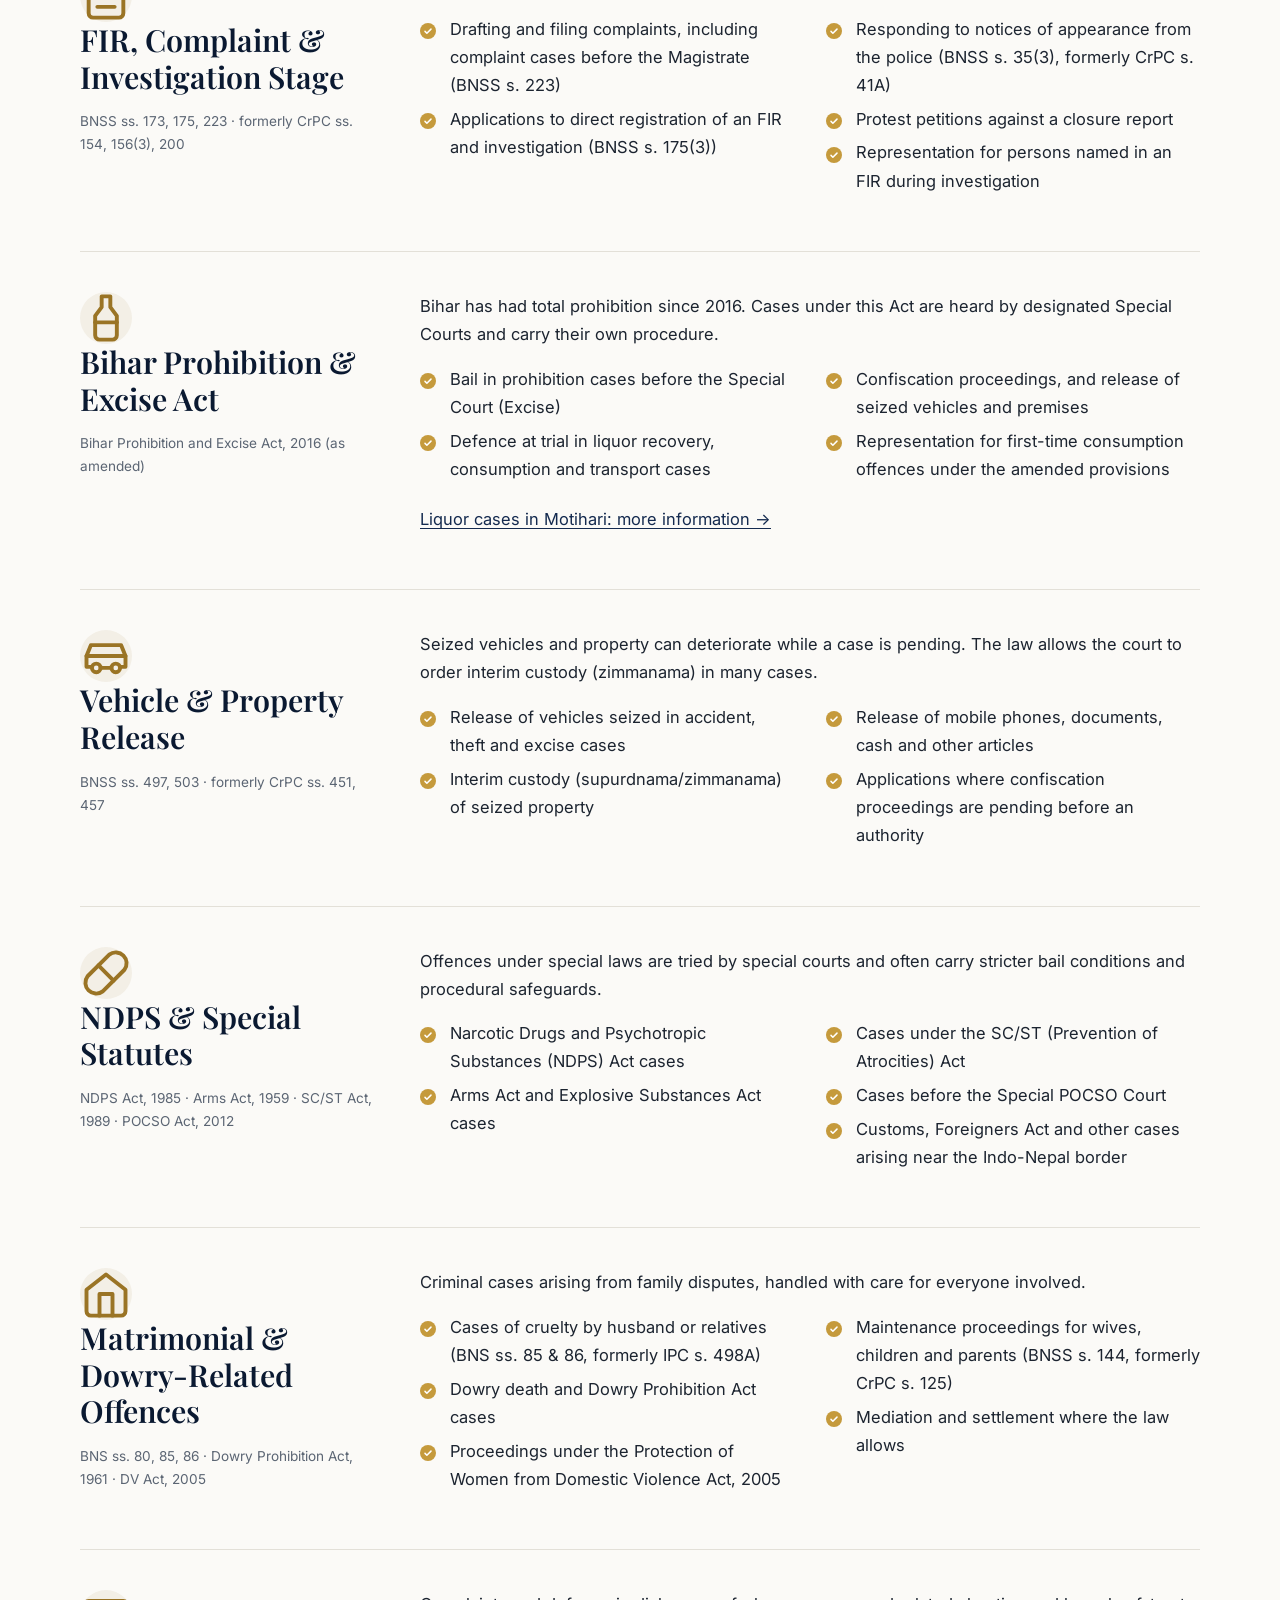
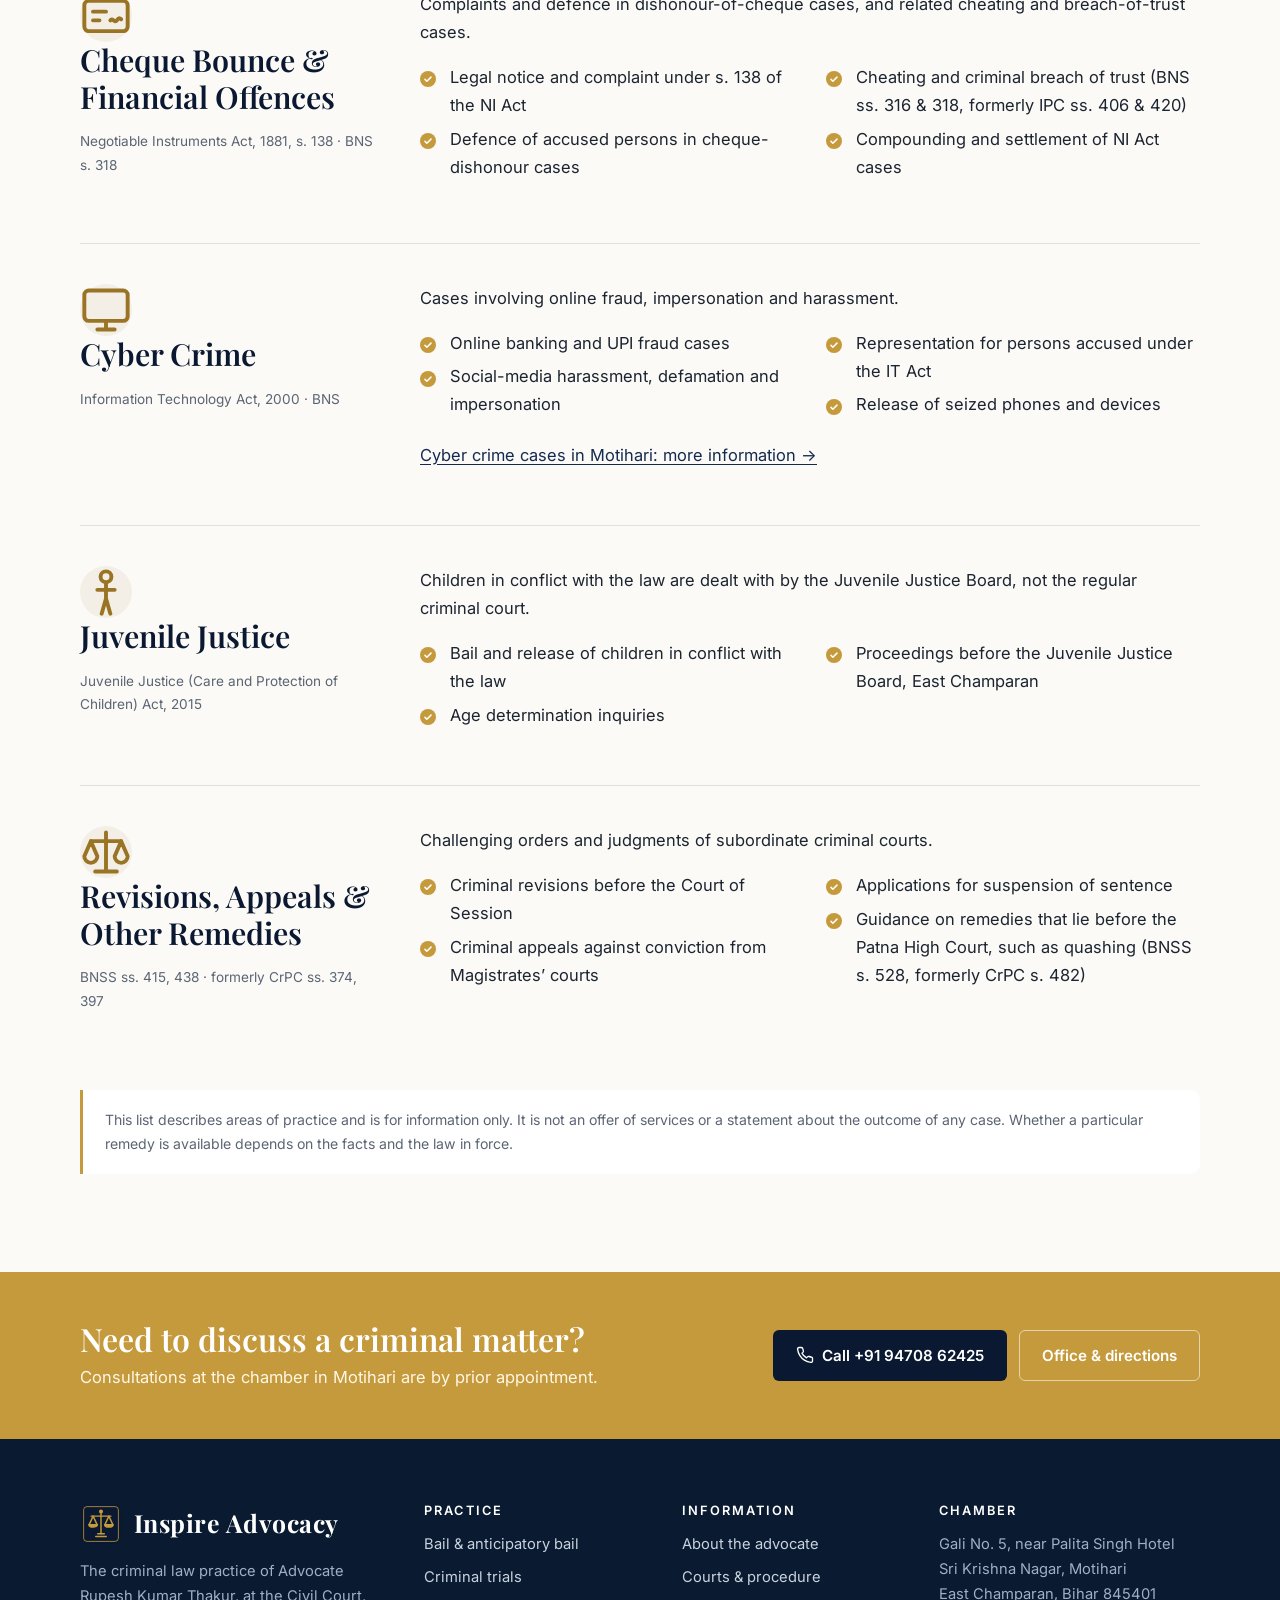
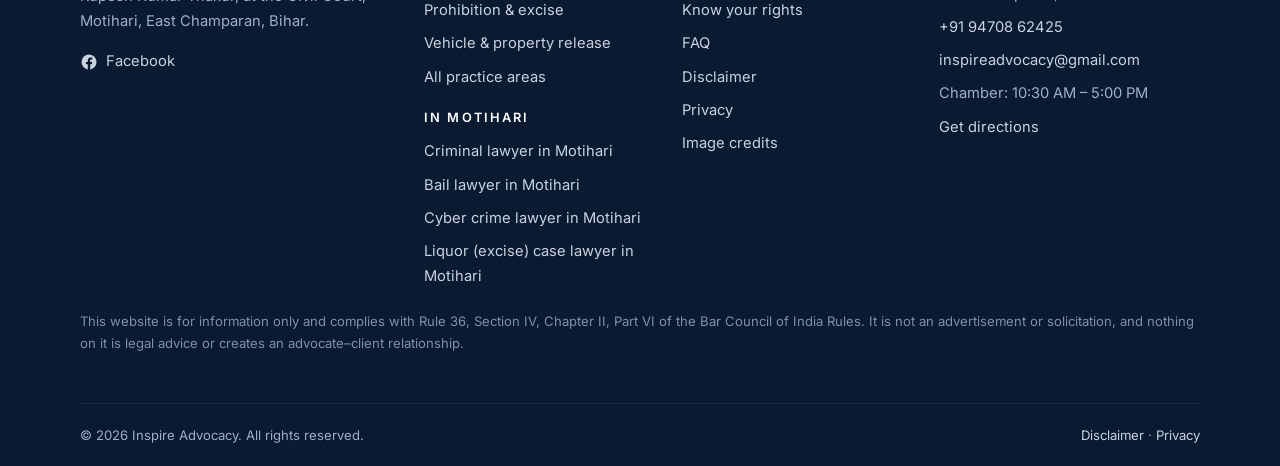
<file: practice-areas.html>
<!doctype html>
<html lang="en-IN">
<head>
<meta charset="utf-8">
<meta name="viewport" content="width=device-width, initial-scale=1">
<title>Criminal Cases Handled in Motihari: Bail, Cyber Crime, Excise, NDPS | Inspire Advocacy</title>
<meta name="description" content="Criminal law practice areas of an advocate in Motihari: bail and anticipatory bail, criminal trials, cyber crime, Bihar liquor (excise) cases, NDPS, vehicle release, dowry and cheque bounce cases.">
<link rel="canonical" href="https://www.inspireadvocacy.com/practice-areas">
<meta name="theme-color" content="#0a1931">
<meta property="og:type" content="website">
<meta property="og:site_name" content="Inspire Advocacy">
<meta property="og:title" content="Criminal Cases Handled in Motihari: Bail, Cyber Crime, Excise, NDPS | Inspire Advocacy">
<meta property="og:description" content="Criminal law practice areas of an advocate in Motihari: bail and anticipatory bail, criminal trials, cyber crime, Bihar liquor (excise) cases, NDPS, vehicle release, dowry and cheque bounce cases.">
<meta property="og:url" content="https://www.inspireadvocacy.com/practice-areas">
<meta property="og:image" content="https://www.inspireadvocacy.com/assets/img/og-image.png">
<meta property="og:locale" content="en_IN">
<meta name="twitter:card" content="summary_large_image">
<link rel="icon" href="/favicon.svg" type="image/svg+xml">
<link rel="apple-touch-icon" href="/assets/img/apple-touch-icon.png">
<link rel="preconnect" href="https://fonts.googleapis.com"><link rel="preconnect" href="https://fonts.gstatic.com" crossorigin><link href="https://fonts.googleapis.com/css2?family=Inter:wght@400;500;600;700&amp;family=Noto+Sans+Devanagari:wght@500;600&amp;family=Playfair+Display:ital,wght@0,600;0,700;1,600&amp;display=swap" rel="stylesheet">
<link rel="stylesheet" href="/assets/css/style.css">
<script type="application/ld+json">{"@context": "https://schema.org", "@type": "LegalService", "name": "Inspire Advocacy", "alternateName": "Advocate Rupesh Kumar Thakur", "description": "Inspire Advocacy is the criminal law practice of Advocate Rupesh Kumar Thakur, an advocate in Motihari practising at the Civil Court, Motihari, East Champaran, Bihar.", "url": "https://www.inspireadvocacy.com/", "telephone": "+919470862425", "email": "inspireadvocacy@gmail.com", "image": ["https://www.inspireadvocacy.com/assets/img/og-image.png", "https://www.inspireadvocacy.com/assets/img/advocate.jpg"], "logo": "https://www.inspireadvocacy.com/assets/img/logo-mark.svg", "address": {"@type": "PostalAddress", "streetAddress": "Gali Number 5, near Palita Singh Hotel, Sri Krishna Nagar", "addressLocality": "Motihari", "addressRegion": "Bihar", "postalCode": "845401", "addressCountry": "IN"}, "areaServed": [{"@type": "City", "name": "Motihari"}, {"@type": "AdministrativeArea", "name": "East Champaran district, Bihar"}], "founder": {"@type": "Person", "@id": "https://www.inspireadvocacy.com/about#person", "name": "Rupesh Kumar Thakur", "jobTitle": "Advocate"}, "sameAs": ["https://www.facebook.com/rupesh.thakur2"], "knowsAbout": ["Criminal law", "Bail", "Anticipatory bail", "Criminal trials", "Cyber crime", "Bihar Prohibition and Excise Act", "NDPS Act", "Vehicle release", "Dowry and matrimonial offences", "Cheque bounce (NI Act section 138)"], "@id": "https://www.inspireadvocacy.com/#legalservice", "hasMap": "https://www.google.com/maps/search/?api=1&query=Advocate+Rupesh+Kumar+Thakur+Sri+Krishna+Nagar+Motihari", "knowsLanguage": ["hi", "bho", "en"], "hasOfferCatalog": {"@type": "OfferCatalog", "name": "Criminal law practice areas", "itemListElement": [{"@type": "Offer", "itemOffered": {"@type": "Service", "name": "Bail and anticipatory bail", "url": "https://www.inspireadvocacy.com/bail-lawyer-motihari"}}, {"@type": "Offer", "itemOffered": {"@type": "Service", "name": "Criminal trial defence", "url": "https://www.inspireadvocacy.com/criminal-lawyer-motihari"}}, {"@type": "Offer", "itemOffered": {"@type": "Service", "name": "Cyber crime cases", "url": "https://www.inspireadvocacy.com/cyber-crime-lawyer-motihari"}}, {"@type": "Offer", "itemOffered": {"@type": "Service", "name": "Bihar liquor (excise) cases", "url": "https://www.inspireadvocacy.com/excise-liquor-case-lawyer-motihari"}}, {"@type": "Offer", "itemOffered": {"@type": "Service", "name": "NDPS and special statutes", "url": "https://www.inspireadvocacy.com/practice-areas#ndps"}}, {"@type": "Offer", "itemOffered": {"@type": "Service", "name": "Vehicle and property release", "url": "https://www.inspireadvocacy.com/practice-areas#release"}}]}}</script>
<script type="application/ld+json">{"@context": "https://schema.org", "@type": "BreadcrumbList", "itemListElement": [{"@type": "ListItem", "position": 1, "name": "Home", "item": "https://www.inspireadvocacy.com/"}, {"@type": "ListItem", "position": 2, "name": "Practice areas", "item": "https://www.inspireadvocacy.com/practice-areas"}]}</script>
</head>
<body style="--hero-img:url(&quot;https://commons.wikimedia.org/wiki/Special:FilePath/Close-up_of_Lady_Justice_statue_holding_scales,_symbolizing_justice_and_fairness.jpg?width=1280&quot;)">
<a class="skip" href="#main">Skip to content</a>
<div class="topbar"><div class="container">
  <div><span>Civil Court, Motihari · East Champaran, Bihar</span><span class="hide-sm">Criminal lawyer in Motihari</span></div>
  <div><span><a href="tel:+919470862425">+91 94708 62425</a></span><span class="hide-sm"><a href="https://www.facebook.com/rupesh.thakur2" rel="noopener" target="_blank">Facebook</a></span></div>
</div></div>
<header class="site-header"><div class="container">
  <a class="brand" href="/" aria-label="Inspire Advocacy home">
    <img class="brand-mark" src="/assets/img/logo-mark.svg" alt="" width="42" height="42">
    <span><span class="brand-name">Inspire Advocacy</span><span class="brand-sub">Adv. Rupesh Kumar Thakur</span></span>
  </a>
  <button class="nav-toggle" aria-controls="site-nav" aria-expanded="false" aria-label="Open menu"><span></span></button>
  <nav class="nav" id="site-nav" aria-label="Main"><a href="/">Home</a><a href="/about.html">About</a><a href="/practice-areas.html" aria-current="page">Practice Areas</a><a href="/courts.html">Courts &amp; Procedure</a><a href="/know-your-rights.html">Know Your Rights</a><a href="/faq.html">FAQ</a><a class="btn btn-gold" href="/contact">Contact</a></nav>
</div></header>
<main id="main">
<section class="page-hero"><div class="container">
  <p class="crumbs"><a href="/">Home</a> / Practice Areas</p>
  <span class="eyebrow" style="color:#d9b86c">Criminal law</span>
  <h1>Criminal cases handled in Motihari</h1>
  <p class="lead">Criminal law matters handled at the courts in Motihari, East Champaran. Section references are to the new 2023 codes, with the older IPC/CrPC sections in brackets where useful.</p>
</div></section>
<section class="section" style="padding-top:40px"><div class="container">
  <nav class="toc" aria-label="Practice areas"><a href="#bail">Bail &amp; Anticipatory Bail</a><a href="#trial">Criminal Trials &amp; Defence</a><a href="#fir">FIR, Complaint &amp; Investigation Stage</a><a href="#excise">Bihar Prohibition &amp; Excise Act</a><a href="#release">Vehicle &amp; Property Release</a><a href="#ndps">NDPS &amp; Special Statutes</a><a href="#family">Matrimonial &amp; Dowry-Related Offences</a><a href="#cheque">Cheque Bounce &amp; Financial Offences</a><a href="#cyber">Cyber Crime</a><a href="#juvenile">Juvenile Justice</a><a href="#appeals">Revisions, Appeals &amp; Other Remedies</a></nav>
  <div style="margin-top:24px"><article class="practice" id="bail">
  <div><div class="card icon" style="border:0;box-shadow:none;padding:0;width:52px;height:52px;display:grid;place-items:center;background:var(--cream);border-radius:50%;color:var(--gold-2)"><svg viewBox="0 0 24 24" fill="none" stroke="currentColor" stroke-width="1.8" stroke-linecap="round" stroke-linejoin="round"><circle cx="7.5" cy="15.5" r="4.5"/><path d="M10.7 12.3L21 2M16 7l3 3M18 5l2 2"/></svg></div><h2>Bail &amp; Anticipatory Bail</h2><p class="law">BNSS ss. 478&ndash;483, 187(3) · formerly CrPC ss. 436&ndash;439, 167(2)</p></div>
  <div><p>Applications for release from custody and for protection from arrest, from the Magistrate&rsquo;s court to the Court of Session.</p><ul class="checklist"><li>Regular bail before the Magistrate and the Sessions Court (BNSS ss. 480 &amp; 483)</li><li>Anticipatory bail when arrest is apprehended (BNSS s. 482)</li><li>Interim bail and bail pending trial</li><li>Default (statutory) bail where the charge-sheet is not filed in time (BNSS s. 187(3))</li><li>Bail under special statutes with stricter conditions, such as the NDPS Act (s. 37) and the SC/ST (Prevention of Atrocities) Act</li><li>Modification of bail conditions, and cancellation proceedings</li><li>Surety and bail-bond formalities after an order is passed</li></ul><p style="margin-top:12px"><a href="/bail-lawyer-motihari">Bail in Motihari: more information &rarr;</a></p></div>
</article><article class="practice" id="trial">
  <div><div class="card icon" style="border:0;box-shadow:none;padding:0;width:52px;height:52px;display:grid;place-items:center;background:var(--cream);border-radius:50%;color:var(--gold-2)"><svg viewBox="0 0 24 24" fill="none" stroke="currentColor" stroke-width="1.8" stroke-linecap="round" stroke-linejoin="round"><path d="M14 13l-7.5 7.5a2.1 2.1 0 0 1-3-3L11 10"/><path d="M16 16l6-6M8 8l6-6M9 7l8 8M21 11l-8-8"/></svg></div><h2>Criminal Trials &amp; Defence</h2><p class="law">BNS 2023 · BNSS 2023 · BSA 2023</p></div>
  <div><p>Representation through each stage of a criminal case, from cognisance and charge to evidence, arguments and judgment.</p><ul class="checklist"><li>Sessions trials (offences such as murder, attempt to murder and dowry death)</li><li>Warrant and summons trials before Judicial Magistrates</li><li>Discharge applications and framing of charge</li><li>Cross-examination of prosecution witnesses and defence evidence</li><li>Matters on the old codes (IPC/CrPC) for offences committed before 1 July 2024</li><li>Plea bargaining and compounding where the law permits</li></ul><p style="margin-top:12px"><a href="/criminal-lawyer-motihari">Criminal cases in Motihari: more information &rarr;</a></p></div>
</article><article class="practice" id="fir">
  <div><div class="card icon" style="border:0;box-shadow:none;padding:0;width:52px;height:52px;display:grid;place-items:center;background:var(--cream);border-radius:50%;color:var(--gold-2)"><svg viewBox="0 0 24 24" fill="none" stroke="currentColor" stroke-width="1.8" stroke-linecap="round" stroke-linejoin="round"><path d="M14 2H6a2 2 0 0 0-2 2v16a2 2 0 0 0 2 2h12a2 2 0 0 0 2-2V8z"/><path d="M14 2v6h6M8 13h8M8 17h8M8 9h2"/></svg></div><h2>FIR, Complaint &amp; Investigation Stage</h2><p class="law">BNSS ss. 173, 175, 223 · formerly CrPC ss. 154, 156(3), 200</p></div>
  <div><p>Help at the early stage, which often shapes the rest of a case.</p><ul class="checklist"><li>Drafting and filing complaints, including complaint cases before the Magistrate (BNSS s. 223)</li><li>Applications to direct registration of an FIR and investigation (BNSS s. 175(3))</li><li>Responding to notices of appearance from the police (BNSS s. 35(3), formerly CrPC s. 41A)</li><li>Protest petitions against a closure report</li><li>Representation for persons named in an FIR during investigation</li></ul></div>
</article><article class="practice" id="excise">
  <div><div class="card icon" style="border:0;box-shadow:none;padding:0;width:52px;height:52px;display:grid;place-items:center;background:var(--cream);border-radius:50%;color:var(--gold-2)"><svg viewBox="0 0 24 24" fill="none" stroke="currentColor" stroke-width="1.8" stroke-linecap="round" stroke-linejoin="round"><path d="M10 2h4M10 2v5l-3 4v9a2 2 0 0 0 2 2h6a2 2 0 0 0 2-2v-9l-3-4V2"/><path d="M7 14h10"/></svg></div><h2>Bihar Prohibition &amp; Excise Act</h2><p class="law">Bihar Prohibition and Excise Act, 2016 (as amended)</p></div>
  <div><p>Bihar has had total prohibition since 2016. Cases under this Act are heard by designated Special Courts and carry their own procedure.</p><ul class="checklist"><li>Bail in prohibition cases before the Special Court (Excise)</li><li>Defence at trial in liquor recovery, consumption and transport cases</li><li>Confiscation proceedings, and release of seized vehicles and premises</li><li>Representation for first-time consumption offences under the amended provisions</li></ul><p style="margin-top:12px"><a href="/excise-liquor-case-lawyer-motihari">Liquor cases in Motihari: more information &rarr;</a></p></div>
</article><article class="practice" id="release">
  <div><div class="card icon" style="border:0;box-shadow:none;padding:0;width:52px;height:52px;display:grid;place-items:center;background:var(--cream);border-radius:50%;color:var(--gold-2)"><svg viewBox="0 0 24 24" fill="none" stroke="currentColor" stroke-width="1.8" stroke-linecap="round" stroke-linejoin="round"><path d="M5 17H3v-5l2-5h14l2 5v5h-2"/><circle cx="7.5" cy="17.5" r="2"/><circle cx="16.5" cy="17.5" r="2"/><path d="M9.5 17.5h5M3 12h18"/></svg></div><h2>Vehicle &amp; Property Release</h2><p class="law">BNSS ss. 497, 503 · formerly CrPC ss. 451, 457</p></div>
  <div><p>Seized vehicles and property can deteriorate while a case is pending. The law allows the court to order interim custody (zimmanama) in many cases.</p><ul class="checklist"><li>Release of vehicles seized in accident, theft and excise cases</li><li>Interim custody (supurdnama/zimmanama) of seized property</li><li>Release of mobile phones, documents, cash and other articles</li><li>Applications where confiscation proceedings are pending before an authority</li></ul></div>
</article><article class="practice" id="ndps">
  <div><div class="card icon" style="border:0;box-shadow:none;padding:0;width:52px;height:52px;display:grid;place-items:center;background:var(--cream);border-radius:50%;color:var(--gold-2)"><svg viewBox="0 0 24 24" fill="none" stroke="currentColor" stroke-width="1.8" stroke-linecap="round" stroke-linejoin="round"><path d="M10.5 20.5a5 5 0 0 1-7-7l10-10a5 5 0 0 1 7 7z"/><path d="M8.5 8.5l7 7"/></svg></div><h2>NDPS &amp; Special Statutes</h2><p class="law">NDPS Act, 1985 · Arms Act, 1959 · SC/ST Act, 1989 · POCSO Act, 2012</p></div>
  <div><p>Offences under special laws are tried by special courts and often carry stricter bail conditions and procedural safeguards.</p><ul class="checklist"><li>Narcotic Drugs and Psychotropic Substances (NDPS) Act cases</li><li>Arms Act and Explosive Substances Act cases</li><li>Cases under the SC/ST (Prevention of Atrocities) Act</li><li>Cases before the Special POCSO Court</li><li>Customs, Foreigners Act and other cases arising near the Indo-Nepal border</li></ul></div>
</article><article class="practice" id="family">
  <div><div class="card icon" style="border:0;box-shadow:none;padding:0;width:52px;height:52px;display:grid;place-items:center;background:var(--cream);border-radius:50%;color:var(--gold-2)"><svg viewBox="0 0 24 24" fill="none" stroke="currentColor" stroke-width="1.8" stroke-linecap="round" stroke-linejoin="round"><path d="M3 10l9-7 9 7v10a2 2 0 0 1-2 2H5a2 2 0 0 1-2-2z"/><path d="M9 22V12h6v10"/></svg></div><h2>Matrimonial &amp; Dowry-Related Offences</h2><p class="law">BNS ss. 80, 85, 86 · Dowry Prohibition Act, 1961 · DV Act, 2005</p></div>
  <div><p>Criminal cases arising from family disputes, handled with care for everyone involved.</p><ul class="checklist"><li>Cases of cruelty by husband or relatives (BNS ss. 85 &amp; 86, formerly IPC s. 498A)</li><li>Dowry death and Dowry Prohibition Act cases</li><li>Proceedings under the Protection of Women from Domestic Violence Act, 2005</li><li>Maintenance proceedings for wives, children and parents (BNSS s. 144, formerly CrPC s. 125)</li><li>Mediation and settlement where the law allows</li></ul></div>
</article><article class="practice" id="cheque">
  <div><div class="card icon" style="border:0;box-shadow:none;padding:0;width:52px;height:52px;display:grid;place-items:center;background:var(--cream);border-radius:50%;color:var(--gold-2)"><svg viewBox="0 0 24 24" fill="none" stroke="currentColor" stroke-width="1.8" stroke-linecap="round" stroke-linejoin="round"><rect x="2" y="5" width="20" height="14" rx="2"/><path d="M6 10h6M6 14h3M14 14c1-1.5 2 1.5 3 0s1.5-1 2-.5"/></svg></div><h2>Cheque Bounce &amp; Financial Offences</h2><p class="law">Negotiable Instruments Act, 1881, s. 138 · BNS s. 318</p></div>
  <div><p>Complaints and defence in dishonour-of-cheque cases, and related cheating and breach-of-trust cases.</p><ul class="checklist"><li>Legal notice and complaint under s. 138 of the NI Act</li><li>Defence of accused persons in cheque-dishonour cases</li><li>Cheating and criminal breach of trust (BNS ss. 316 &amp; 318, formerly IPC ss. 406 &amp; 420)</li><li>Compounding and settlement of NI Act cases</li></ul></div>
</article><article class="practice" id="cyber">
  <div><div class="card icon" style="border:0;box-shadow:none;padding:0;width:52px;height:52px;display:grid;place-items:center;background:var(--cream);border-radius:50%;color:var(--gold-2)"><svg viewBox="0 0 24 24" fill="none" stroke="currentColor" stroke-width="1.8" stroke-linecap="round" stroke-linejoin="round"><rect x="2" y="3" width="20" height="14" rx="2"/><path d="M8 21h8M12 17v4"/></svg></div><h2>Cyber Crime</h2><p class="law">Information Technology Act, 2000 · BNS</p></div>
  <div><p>Cases involving online fraud, impersonation and harassment.</p><ul class="checklist"><li>Online banking and UPI fraud cases</li><li>Social-media harassment, defamation and impersonation</li><li>Representation for persons accused under the IT Act</li><li>Release of seized phones and devices</li></ul><p style="margin-top:12px"><a href="/cyber-crime-lawyer-motihari">Cyber crime cases in Motihari: more information &rarr;</a></p></div>
</article><article class="practice" id="juvenile">
  <div><div class="card icon" style="border:0;box-shadow:none;padding:0;width:52px;height:52px;display:grid;place-items:center;background:var(--cream);border-radius:50%;color:var(--gold-2)"><svg viewBox="0 0 24 24" fill="none" stroke="currentColor" stroke-width="1.8" stroke-linecap="round" stroke-linejoin="round"><circle cx="12" cy="5" r="2.5"/><path d="M12 8v7M8 11h8M10 22l2-7 2 7"/></svg></div><h2>Juvenile Justice</h2><p class="law">Juvenile Justice (Care and Protection of Children) Act, 2015</p></div>
  <div><p>Children in conflict with the law are dealt with by the Juvenile Justice Board, not the regular criminal court.</p><ul class="checklist"><li>Bail and release of children in conflict with the law</li><li>Age determination inquiries</li><li>Proceedings before the Juvenile Justice Board, East Champaran</li></ul></div>
</article><article class="practice" id="appeals">
  <div><div class="card icon" style="border:0;box-shadow:none;padding:0;width:52px;height:52px;display:grid;place-items:center;background:var(--cream);border-radius:50%;color:var(--gold-2)"><svg viewBox="0 0 24 24" fill="none" stroke="currentColor" stroke-width="1.8" stroke-linecap="round" stroke-linejoin="round"><path d="M12 3v18M5 7h14M7 21h10"/><path d="M5 7l-3 7a3 3 0 0 0 6 0zM19 7l-3 7a3 3 0 0 0 6 0z"/></svg></div><h2>Revisions, Appeals &amp; Other Remedies</h2><p class="law">BNSS ss. 415, 438 · formerly CrPC ss. 374, 397</p></div>
  <div><p>Challenging orders and judgments of subordinate criminal courts.</p><ul class="checklist"><li>Criminal revisions before the Court of Session</li><li>Criminal appeals against conviction from Magistrates&rsquo; courts</li><li>Applications for suspension of sentence</li><li>Guidance on remedies that lie before the Patna High Court, such as quashing (BNSS s. 528, formerly CrPC s. 482)</li></ul></div>
</article></div>
  <p class="notice small" style="margin-top:24px">This list describes areas of practice and is for information only. It is not an offer of services or a statement about the outcome of any case. Whether a particular remedy is available depends on the facts and the law in force.</p>
</div></section>
<section class="cta-band"><div class="container">
  <div><h2>Need to discuss a criminal matter?</h2><p>Consultations at the chamber in Motihari are by prior appointment.</p></div>
  <div class="btn-row"><a class="btn btn-navy" href="tel:+919470862425"><svg viewBox="0 0 24 24" fill="none" stroke="currentColor" stroke-width="1.8" stroke-linecap="round" stroke-linejoin="round"><path d="M22 16.9v3a2 2 0 0 1-2.2 2 19.8 19.8 0 0 1-8.6-3.1 19.5 19.5 0 0 1-6-6A19.8 19.8 0 0 1 2.1 4.2 2 2 0 0 1 4.1 2h3a2 2 0 0 1 2 1.7c.1.9.4 1.8.7 2.7a2 2 0 0 1-.5 2.1L8 9.8a16 16 0 0 0 6 6l1.3-1.3a2 2 0 0 1 2.1-.5c.9.3 1.8.6 2.7.7a2 2 0 0 1 1.9 2.2z"/></svg> Call +91 94708 62425</a><a class="btn btn-light" href="/contact">Office &amp; directions</a></div>
</div></section>
</main>
<footer class="site-footer"><div class="container">
  <div class="footer-grid">
    <div class="footer-brand">
      <a class="brand" href="/"><img class="brand-mark" src="/assets/img/logo-mark.svg" alt="" width="42" height="42"><span class="brand-name">Inspire Advocacy</span></a>
      <p style="margin-top:1em">The criminal law practice of Advocate Rupesh Kumar Thakur, at the Civil Court, Motihari, East Champaran, Bihar.</p>
      <p class="social"><a href="https://www.facebook.com/rupesh.thakur2" rel="noopener" target="_blank"><svg viewBox="0 0 24 24" fill="currentColor"><path d="M22 12a10 10 0 1 0-11.6 9.9v-7H7.9V12h2.5V9.8c0-2.5 1.5-3.9 3.8-3.9 1.1 0 2.2.2 2.2.2v2.5h-1.3c-1.2 0-1.6.8-1.6 1.6V12h2.8l-.4 2.9h-2.3v7A10 10 0 0 0 22 12z"/></svg> Facebook</a></p>
    </div>
    <div><h4>Practice</h4><ul>
      <li><a href="/practice-areas#bail">Bail &amp; anticipatory bail</a></li>
      <li><a href="/practice-areas#trial">Criminal trials</a></li>
      <li><a href="/practice-areas#excise">Prohibition &amp; excise</a></li>
      <li><a href="/practice-areas#release">Vehicle &amp; property release</a></li>
      <li><a href="/practice-areas">All practice areas</a></li>
    </ul>
    <h4 style="margin-top:1.6em">In Motihari</h4><ul><li><a href="/criminal-lawyer-motihari">Criminal lawyer in Motihari</a></li><li><a href="/bail-lawyer-motihari">Bail lawyer in Motihari</a></li><li><a href="/cyber-crime-lawyer-motihari">Cyber crime lawyer in Motihari</a></li><li><a href="/excise-liquor-case-lawyer-motihari">Liquor (excise) case lawyer in Motihari</a></li></ul></div>
    <div><h4>Information</h4><ul>
      <li><a href="/about">About the advocate</a></li>
      <li><a href="/courts">Courts &amp; procedure</a></li>
      <li><a href="/know-your-rights">Know your rights</a></li>
      <li><a href="/faq">FAQ</a></li>
      <li><a href="/disclaimer">Disclaimer</a></li>
      <li><a href="/privacy">Privacy</a></li>
      <li><a href="/credits">Image credits</a></li>
    </ul></div>
    <div><h4>Chamber</h4><ul>
      <li>Gali No. 5, near Palita Singh Hotel<br>Sri Krishna Nagar, Motihari<br>East Champaran, Bihar 845401</li>
      <li><a href="tel:+919470862425">+91 94708 62425</a></li>
      <li><a href="mailto:inspireadvocacy@gmail.com">inspireadvocacy@gmail.com</a></li>
      <li>Chamber: 10:30 AM – 5:00 PM</li>
      <li><a href="https://www.google.com/maps/search/?api=1&query=Advocate+Rupesh+Kumar+Thakur+Sri+Krishna+Nagar+Motihari" rel="noopener" target="_blank">Get directions</a></li>
    </ul></div>
  </div>
  <p class="footer-disclaimer">This website is for information only and complies with Rule 36, Section IV, Chapter II, Part VI of the Bar Council of India Rules. It is not an advertisement or solicitation, and nothing on it is legal advice or creates an advocate&ndash;client relationship.</p>
  <div class="footer-bottom"><p>&copy; <span id="year">2026</span> Inspire Advocacy. All rights reserved.</p><p><a href="/disclaimer">Disclaimer</a> · <a href="/privacy">Privacy</a></p></div>
</div></footer>
<div class="fab"><a href="tel:+919470862425" aria-label="Call +91 94708 62425"><svg viewBox="0 0 24 24" fill="none" stroke="currentColor" stroke-width="1.8" stroke-linecap="round" stroke-linejoin="round"><path d="M22 16.9v3a2 2 0 0 1-2.2 2 19.8 19.8 0 0 1-8.6-3.1 19.5 19.5 0 0 1-6-6A19.8 19.8 0 0 1 2.1 4.2 2 2 0 0 1 4.1 2h3a2 2 0 0 1 2 1.7c.1.9.4 1.8.7 2.7a2 2 0 0 1-.5 2.1L8 9.8a16 16 0 0 0 6 6l1.3-1.3a2 2 0 0 1 2.1-.5c.9.3 1.8.6 2.7.7a2 2 0 0 1 1.9 2.2z"/></svg></a></div>
<div class="gate" id="gate" role="dialog" aria-modal="true" aria-labelledby="gate-title">
  <div class="gate-box">
    <div class="gate-head"><span class="eyebrow">Disclaimer</span><h2 id="gate-title">Before you continue</h2></div>
    <div class="gate-body">
      <p>The Bar Council of India does not permit advocates to solicit work or advertise. By clicking <b>&ldquo;I Agree&rdquo;</b> below, you acknowledge and confirm that:</p>
      <ol>
        <li>You are seeking information about Inspire Advocacy and Advocate Rupesh Kumar Thakur of your own accord, and there has been no advertisement, personal communication, solicitation, invitation or inducement of any sort from the advocate or anyone on his behalf.</li>
        <li>The information on this website is provided solely for your general information and does not amount to legal advice or a legal opinion.</li>
        <li>Using this website, or contacting the advocate through it, does not create an advocate&ndash;client relationship.</li>
        <li>Nothing on this website should be read as a promise or guarantee of any outcome. Every case depends on its own facts and the law in force.</li>
        <li>The advocate is not liable for any consequence of an action taken by you relying on material or information on this website. Please obtain independent legal advice for your specific situation.</li>
      </ol>
      <p>Read the full <a href="/disclaimer">disclaimer</a>.</p>
    </div>
    <div class="gate-foot">
      <button class="btn btn-outline" id="gate-leave" type="button">Leave site</button>
      <button class="btn btn-navy" id="gate-agree" type="button">I Agree</button>
    </div>
  </div>
</div>
<script src="/assets/js/main.js" defer></script>
</body>
</html>
</file>
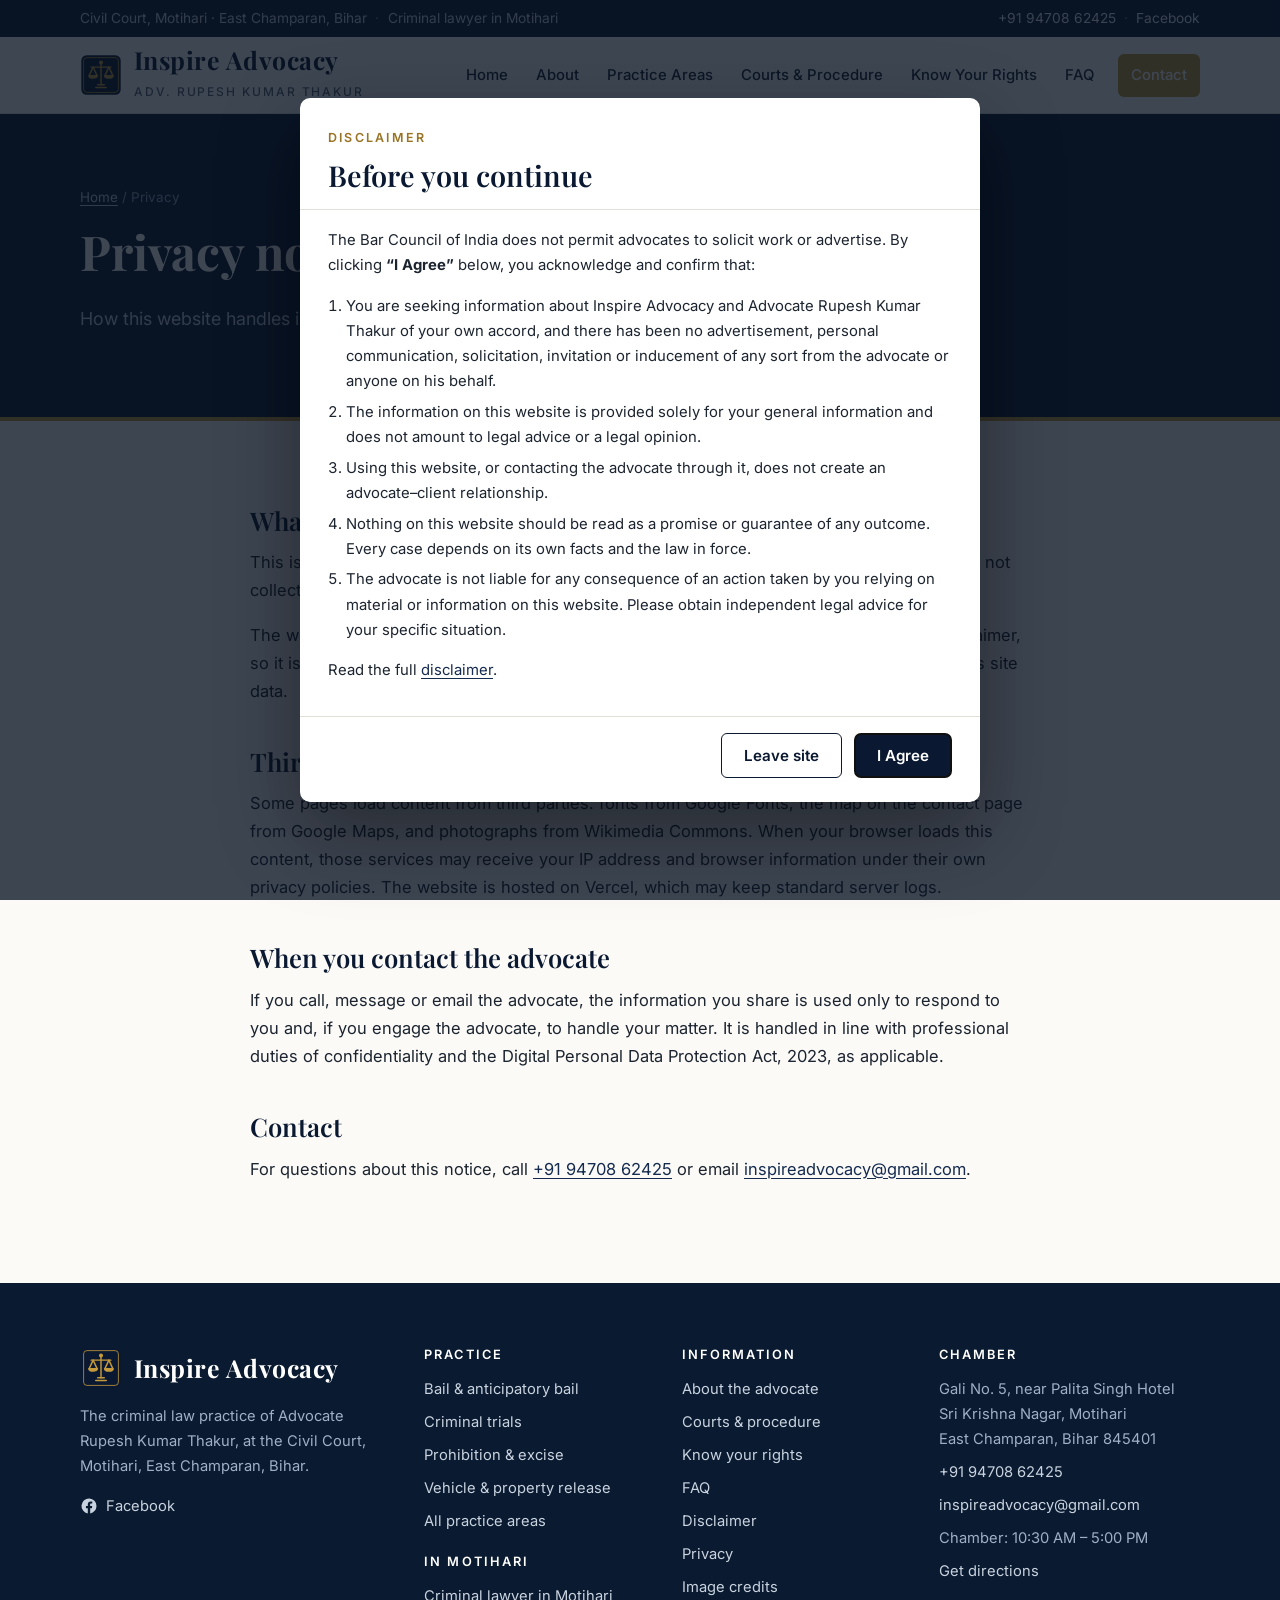
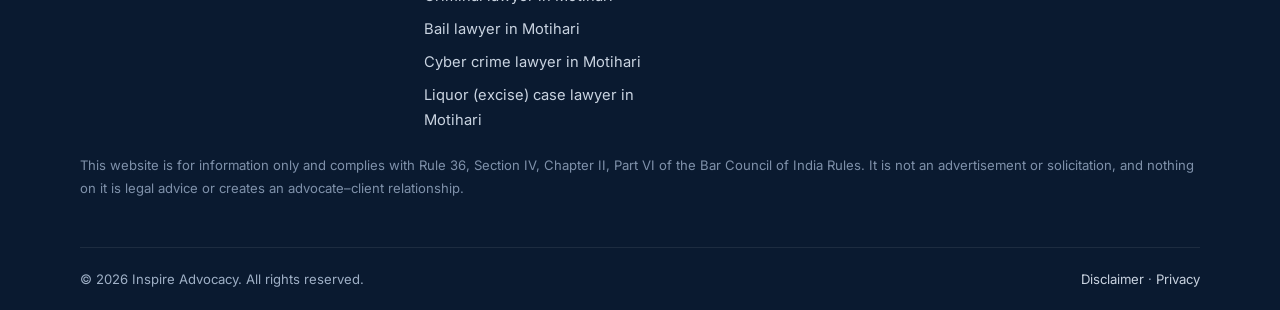
<file: privacy.html>
<!doctype html>
<html lang="en-IN">
<head>
<meta charset="utf-8">
<meta name="viewport" content="width=device-width, initial-scale=1">
<title>Privacy | Inspire Advocacy</title>
<meta name="description" content="Privacy notice for the Inspire Advocacy website.">
<link rel="canonical" href="https://www.inspireadvocacy.com/privacy">
<meta name="theme-color" content="#0a1931">
<meta property="og:type" content="website">
<meta property="og:site_name" content="Inspire Advocacy">
<meta property="og:title" content="Privacy | Inspire Advocacy">
<meta property="og:description" content="Privacy notice for the Inspire Advocacy website.">
<meta property="og:url" content="https://www.inspireadvocacy.com/privacy">
<meta property="og:image" content="https://www.inspireadvocacy.com/assets/img/og-image.png">
<meta property="og:locale" content="en_IN">
<meta name="twitter:card" content="summary_large_image">
<link rel="icon" href="/favicon.svg" type="image/svg+xml">
<link rel="apple-touch-icon" href="/assets/img/apple-touch-icon.png">
<link rel="preconnect" href="https://fonts.googleapis.com"><link rel="preconnect" href="https://fonts.gstatic.com" crossorigin><link href="https://fonts.googleapis.com/css2?family=Inter:wght@400;500;600;700&amp;family=Noto+Sans+Devanagari:wght@500;600&amp;family=Playfair+Display:ital,wght@0,600;0,700;1,600&amp;display=swap" rel="stylesheet">
<link rel="stylesheet" href="/assets/css/style.css">
<script type="application/ld+json">{"@context": "https://schema.org", "@type": "LegalService", "name": "Inspire Advocacy", "alternateName": "Advocate Rupesh Kumar Thakur", "description": "Inspire Advocacy is the criminal law practice of Advocate Rupesh Kumar Thakur, an advocate in Motihari practising at the Civil Court, Motihari, East Champaran, Bihar.", "url": "https://www.inspireadvocacy.com/", "telephone": "+919470862425", "email": "inspireadvocacy@gmail.com", "image": ["https://www.inspireadvocacy.com/assets/img/og-image.png", "https://www.inspireadvocacy.com/assets/img/advocate.jpg"], "logo": "https://www.inspireadvocacy.com/assets/img/logo-mark.svg", "address": {"@type": "PostalAddress", "streetAddress": "Gali Number 5, near Palita Singh Hotel, Sri Krishna Nagar", "addressLocality": "Motihari", "addressRegion": "Bihar", "postalCode": "845401", "addressCountry": "IN"}, "areaServed": [{"@type": "City", "name": "Motihari"}, {"@type": "AdministrativeArea", "name": "East Champaran district, Bihar"}], "founder": {"@type": "Person", "@id": "https://www.inspireadvocacy.com/about#person", "name": "Rupesh Kumar Thakur", "jobTitle": "Advocate"}, "sameAs": ["https://www.facebook.com/rupesh.thakur2"], "knowsAbout": ["Criminal law", "Bail", "Anticipatory bail", "Criminal trials", "Cyber crime", "Bihar Prohibition and Excise Act", "NDPS Act", "Vehicle release", "Dowry and matrimonial offences", "Cheque bounce (NI Act section 138)"], "@id": "https://www.inspireadvocacy.com/#legalservice", "hasMap": "https://www.google.com/maps/search/?api=1&query=Advocate+Rupesh+Kumar+Thakur+Sri+Krishna+Nagar+Motihari", "knowsLanguage": ["hi", "bho", "en"], "hasOfferCatalog": {"@type": "OfferCatalog", "name": "Criminal law practice areas", "itemListElement": [{"@type": "Offer", "itemOffered": {"@type": "Service", "name": "Bail and anticipatory bail", "url": "https://www.inspireadvocacy.com/bail-lawyer-motihari"}}, {"@type": "Offer", "itemOffered": {"@type": "Service", "name": "Criminal trial defence", "url": "https://www.inspireadvocacy.com/criminal-lawyer-motihari"}}, {"@type": "Offer", "itemOffered": {"@type": "Service", "name": "Cyber crime cases", "url": "https://www.inspireadvocacy.com/cyber-crime-lawyer-motihari"}}, {"@type": "Offer", "itemOffered": {"@type": "Service", "name": "Bihar liquor (excise) cases", "url": "https://www.inspireadvocacy.com/excise-liquor-case-lawyer-motihari"}}, {"@type": "Offer", "itemOffered": {"@type": "Service", "name": "NDPS and special statutes", "url": "https://www.inspireadvocacy.com/practice-areas#ndps"}}, {"@type": "Offer", "itemOffered": {"@type": "Service", "name": "Vehicle and property release", "url": "https://www.inspireadvocacy.com/practice-areas#release"}}]}}</script>
<script type="application/ld+json">{"@context": "https://schema.org", "@type": "BreadcrumbList", "itemListElement": [{"@type": "ListItem", "position": 1, "name": "Home", "item": "https://www.inspireadvocacy.com/"}, {"@type": "ListItem", "position": 2, "name": "Privacy", "item": "https://www.inspireadvocacy.com/privacy"}]}</script>
</head>
<body>
<a class="skip" href="#main">Skip to content</a>
<div class="topbar"><div class="container">
  <div><span>Civil Court, Motihari · East Champaran, Bihar</span><span class="hide-sm">Criminal lawyer in Motihari</span></div>
  <div><span><a href="tel:+919470862425">+91 94708 62425</a></span><span class="hide-sm"><a href="https://www.facebook.com/rupesh.thakur2" rel="noopener" target="_blank">Facebook</a></span></div>
</div></div>
<header class="site-header"><div class="container">
  <a class="brand" href="/" aria-label="Inspire Advocacy home">
    <img class="brand-mark" src="/assets/img/logo-mark.svg" alt="" width="42" height="42">
    <span><span class="brand-name">Inspire Advocacy</span><span class="brand-sub">Adv. Rupesh Kumar Thakur</span></span>
  </a>
  <button class="nav-toggle" aria-controls="site-nav" aria-expanded="false" aria-label="Open menu"><span></span></button>
  <nav class="nav" id="site-nav" aria-label="Main"><a href="/">Home</a><a href="/about.html">About</a><a href="/practice-areas.html">Practice Areas</a><a href="/courts.html">Courts &amp; Procedure</a><a href="/know-your-rights.html">Know Your Rights</a><a href="/faq.html">FAQ</a><a class="btn btn-gold" href="/contact">Contact</a></nav>
</div></header>
<main id="main">
<section class="page-hero"><div class="container">
  <p class="crumbs"><a href="/">Home</a> / Privacy</p>
  
  <h1>Privacy notice</h1>
  <p class="lead">How this website handles information.</p>
</div></section>
<section class="section"><div class="container prose">
  <h2 style="margin-top:0">What this website collects</h2>
  <p>This is a static information website. It has no forms, accounts or tracking cookies, and it does not collect your name, phone number or other personal data.</p>
  <p>The website stores a single setting in your browser to remember that you accepted the disclaimer, so it is not shown again on every page. You can clear it at any time by clearing your browser&rsquo;s site data.</p>
  <h2>Third-party services</h2>
  <p>Some pages load content from third parties: fonts from Google Fonts, the map on the contact page from Google Maps, and photographs from Wikimedia Commons. When your browser loads this content, those services may receive your IP address and browser information under their own privacy policies. The website is hosted on Vercel, which may keep standard server logs.</p>
  <h2>When you contact the advocate</h2>
  <p>If you call, message or email the advocate, the information you share is used only to respond to you and, if you engage the advocate, to handle your matter. It is handled in line with professional duties of confidentiality and the Digital Personal Data Protection Act, 2023, as applicable.</p>
  <h2>Contact</h2>
  <p>For questions about this notice, call <a href="tel:+919470862425">+91 94708 62425</a> or email <a href="mailto:inspireadvocacy@gmail.com">inspireadvocacy@gmail.com</a>.</p>
</div></section>
</main>
<footer class="site-footer"><div class="container">
  <div class="footer-grid">
    <div class="footer-brand">
      <a class="brand" href="/"><img class="brand-mark" src="/assets/img/logo-mark.svg" alt="" width="42" height="42"><span class="brand-name">Inspire Advocacy</span></a>
      <p style="margin-top:1em">The criminal law practice of Advocate Rupesh Kumar Thakur, at the Civil Court, Motihari, East Champaran, Bihar.</p>
      <p class="social"><a href="https://www.facebook.com/rupesh.thakur2" rel="noopener" target="_blank"><svg viewBox="0 0 24 24" fill="currentColor"><path d="M22 12a10 10 0 1 0-11.6 9.9v-7H7.9V12h2.5V9.8c0-2.5 1.5-3.9 3.8-3.9 1.1 0 2.2.2 2.2.2v2.5h-1.3c-1.2 0-1.6.8-1.6 1.6V12h2.8l-.4 2.9h-2.3v7A10 10 0 0 0 22 12z"/></svg> Facebook</a></p>
    </div>
    <div><h4>Practice</h4><ul>
      <li><a href="/practice-areas#bail">Bail &amp; anticipatory bail</a></li>
      <li><a href="/practice-areas#trial">Criminal trials</a></li>
      <li><a href="/practice-areas#excise">Prohibition &amp; excise</a></li>
      <li><a href="/practice-areas#release">Vehicle &amp; property release</a></li>
      <li><a href="/practice-areas">All practice areas</a></li>
    </ul>
    <h4 style="margin-top:1.6em">In Motihari</h4><ul><li><a href="/criminal-lawyer-motihari">Criminal lawyer in Motihari</a></li><li><a href="/bail-lawyer-motihari">Bail lawyer in Motihari</a></li><li><a href="/cyber-crime-lawyer-motihari">Cyber crime lawyer in Motihari</a></li><li><a href="/excise-liquor-case-lawyer-motihari">Liquor (excise) case lawyer in Motihari</a></li></ul></div>
    <div><h4>Information</h4><ul>
      <li><a href="/about">About the advocate</a></li>
      <li><a href="/courts">Courts &amp; procedure</a></li>
      <li><a href="/know-your-rights">Know your rights</a></li>
      <li><a href="/faq">FAQ</a></li>
      <li><a href="/disclaimer">Disclaimer</a></li>
      <li><a href="/privacy">Privacy</a></li>
      <li><a href="/credits">Image credits</a></li>
    </ul></div>
    <div><h4>Chamber</h4><ul>
      <li>Gali No. 5, near Palita Singh Hotel<br>Sri Krishna Nagar, Motihari<br>East Champaran, Bihar 845401</li>
      <li><a href="tel:+919470862425">+91 94708 62425</a></li>
      <li><a href="mailto:inspireadvocacy@gmail.com">inspireadvocacy@gmail.com</a></li>
      <li>Chamber: 10:30 AM – 5:00 PM</li>
      <li><a href="https://www.google.com/maps/search/?api=1&query=Advocate+Rupesh+Kumar+Thakur+Sri+Krishna+Nagar+Motihari" rel="noopener" target="_blank">Get directions</a></li>
    </ul></div>
  </div>
  <p class="footer-disclaimer">This website is for information only and complies with Rule 36, Section IV, Chapter II, Part VI of the Bar Council of India Rules. It is not an advertisement or solicitation, and nothing on it is legal advice or creates an advocate&ndash;client relationship.</p>
  <div class="footer-bottom"><p>&copy; <span id="year">2026</span> Inspire Advocacy. All rights reserved.</p><p><a href="/disclaimer">Disclaimer</a> · <a href="/privacy">Privacy</a></p></div>
</div></footer>
<div class="fab"><a href="tel:+919470862425" aria-label="Call +91 94708 62425"><svg viewBox="0 0 24 24" fill="none" stroke="currentColor" stroke-width="1.8" stroke-linecap="round" stroke-linejoin="round"><path d="M22 16.9v3a2 2 0 0 1-2.2 2 19.8 19.8 0 0 1-8.6-3.1 19.5 19.5 0 0 1-6-6A19.8 19.8 0 0 1 2.1 4.2 2 2 0 0 1 4.1 2h3a2 2 0 0 1 2 1.7c.1.9.4 1.8.7 2.7a2 2 0 0 1-.5 2.1L8 9.8a16 16 0 0 0 6 6l1.3-1.3a2 2 0 0 1 2.1-.5c.9.3 1.8.6 2.7.7a2 2 0 0 1 1.9 2.2z"/></svg></a></div>
<div class="gate" id="gate" role="dialog" aria-modal="true" aria-labelledby="gate-title">
  <div class="gate-box">
    <div class="gate-head"><span class="eyebrow">Disclaimer</span><h2 id="gate-title">Before you continue</h2></div>
    <div class="gate-body">
      <p>The Bar Council of India does not permit advocates to solicit work or advertise. By clicking <b>&ldquo;I Agree&rdquo;</b> below, you acknowledge and confirm that:</p>
      <ol>
        <li>You are seeking information about Inspire Advocacy and Advocate Rupesh Kumar Thakur of your own accord, and there has been no advertisement, personal communication, solicitation, invitation or inducement of any sort from the advocate or anyone on his behalf.</li>
        <li>The information on this website is provided solely for your general information and does not amount to legal advice or a legal opinion.</li>
        <li>Using this website, or contacting the advocate through it, does not create an advocate&ndash;client relationship.</li>
        <li>Nothing on this website should be read as a promise or guarantee of any outcome. Every case depends on its own facts and the law in force.</li>
        <li>The advocate is not liable for any consequence of an action taken by you relying on material or information on this website. Please obtain independent legal advice for your specific situation.</li>
      </ol>
      <p>Read the full <a href="/disclaimer">disclaimer</a>.</p>
    </div>
    <div class="gate-foot">
      <button class="btn btn-outline" id="gate-leave" type="button">Leave site</button>
      <button class="btn btn-navy" id="gate-agree" type="button">I Agree</button>
    </div>
  </div>
</div>
<script src="/assets/js/main.js" defer></script>
</body>
</html>
</file>
<file: assets/css/style.css>
/* Inspire Advocacy — site styles */
:root {
  --navy: #0a1931;
  --navy-2: #142a4f;
  --ink: #1c2430;
  --muted: #5b6573;
  --line: #e3e0d8;
  --paper: #fbfaf7;
  --cream: #f3efe6;
  --gold: #c59a3c;
  --gold-2: #9a7425;
  --white: #ffffff;
  --radius: 10px;
  --shadow: 0 10px 30px rgba(15, 35, 64, .08);
  --serif: "Playfair Display", Georgia, "Times New Roman", serif;
  --maroon: #7a1f2b;
  --sans: "Inter", system-ui, -apple-system, "Segoe UI", Roboto, sans-serif;
  --max: 1160px;
}

*, *::before, *::after { box-sizing: border-box; }
html { scroll-behavior: smooth; -webkit-text-size-adjust: 100%; }
body {
  margin: 0;
  font-family: var(--sans);
  font-size: 16.5px;
  line-height: 1.7;
  color: var(--ink);
  background: var(--paper);
}
img { max-width: 100%; display: block; }
a { color: var(--navy-2); text-underline-offset: 3px; }
a:hover { color: var(--gold-2); }
h1, h2, h3, h4 { font-family: var(--serif); color: var(--navy); line-height: 1.2; margin: 0 0 .5em; font-weight: 600; }
h1 { font-size: clamp(2.1rem, 4.8vw, 3.5rem); font-weight: 700; }
h2 { font-size: clamp(1.8rem, 3.4vw, 2.6rem); }
h3 { font-size: 1.45rem; }
p { margin: 0 0 1em; }
ul { padding-left: 1.2em; }
li { margin-bottom: .35em; }

.container { width: 100%; max-width: var(--max); margin: 0 auto; padding: 0 20px; }
.section { padding: 84px 0; }
.section.alt { background: var(--cream); }
.section.dark { background: var(--navy); color: #dfe5ee; }
.section.dark h2, .section.dark h3 { color: var(--white); }
.eyebrow {
  display: inline-block; font-size: .78rem; letter-spacing: .18em; text-transform: uppercase;
  color: var(--gold-2); font-weight: 600; margin-bottom: .8em;
}
.section.dark .eyebrow { color: #d9b86c; }
.lead { font-size: 1.12rem; color: var(--muted); max-width: 760px; }
.section.dark .lead { color: #c3cddb; }
.center { text-align: center; }
.center .lead { margin-left: auto; margin-right: auto; }
.rule { width: 56px; height: 2px; background: var(--gold); border: 0; margin: 0 0 1.4em; }
.center .rule { margin-left: auto; margin-right: auto; }

/* Placeholder marker: anything the owner still has to fill in */
.ph {
  background: #fff4cc; color: #6b4e00; border: 1px dashed #d2a400;
  padding: 0 .35em; border-radius: 4px; font-style: normal; white-space: normal;
}

/* Skip link */
.skip { position: absolute; left: -999px; top: 8px; background: var(--white); padding: 8px 14px; z-index: 200; }
.skip:focus { left: 8px; }

/* Top bar */
.topbar { background: var(--navy); color: #c9d3e0; font-size: .86rem; }
.topbar .container { display: flex; justify-content: space-between; gap: 16px; padding-top: 7px; padding-bottom: 7px; flex-wrap: wrap; }
.topbar a { color: #e8edf4; text-decoration: none; }
.topbar a:hover { color: #d9b86c; }
.topbar span + span::before { content: "·"; margin: 0 .6em; color: #6f819c; }

/* Header */
.site-header { background: var(--white); border-bottom: 1px solid var(--line); position: sticky; top: 0; z-index: 50; }
.site-header .container { display: flex; align-items: center; justify-content: space-between; height: 76px; }
.brand { display: flex; align-items: center; gap: 12px; text-decoration: none; color: var(--navy); }
.brand-mark { width: 42px; height: 42px; flex: none; }
.brand-name { font-family: var(--serif); font-size: 1.55rem; font-weight: 700; letter-spacing: .02em; line-height: 1; }
.brand-sub { display: block; font-family: var(--sans); font-size: .7rem; letter-spacing: .16em; text-transform: uppercase; color: var(--muted); margin-top: 4px; font-weight: 500; }
.nav { display: flex; gap: 4px; align-items: center; }
.nav a { text-decoration: none; color: var(--ink); font-size: .93rem; font-weight: 500; padding: 8px 12px; border-radius: 6px; }
.nav a:hover, .nav a[aria-current="page"] { color: var(--gold-2); }
.nav a[aria-current="page"] { box-shadow: inset 0 -2px 0 var(--gold); border-radius: 0; }
.nav .btn { margin-left: 8px; }
.nav-toggle { display: none; background: none; border: 1px solid var(--line); border-radius: 8px; width: 44px; height: 44px; cursor: pointer; }
.nav-toggle span, .nav-toggle span::before, .nav-toggle span::after { display: block; width: 20px; height: 2px; background: var(--navy); margin: 0 auto; position: relative; content: ""; }
.nav-toggle span::before { position: absolute; top: -6px; }
.nav-toggle span::after { position: absolute; top: 6px; }

/* Buttons */
.btn {
  display: inline-flex; align-items: center; justify-content: center; gap: 8px;
  padding: 12px 22px; border-radius: 6px; font-weight: 600; font-size: .95rem;
  text-decoration: none; border: 1px solid transparent; cursor: pointer; font-family: var(--sans);
  transition: background .15s, color .15s, border-color .15s;
}
.btn-gold { background: var(--gold); color: var(--white) !important; }
.btn-gold:hover { background: var(--gold-2); }
.btn-navy { background: var(--navy); color: var(--white) !important; }
.btn-navy:hover { background: var(--navy-2); }
.btn-outline { border-color: currentColor; color: var(--navy); background: transparent; }
.btn-outline:hover { background: var(--navy); color: var(--white); border-color: var(--navy); }
.btn-light { border-color: rgba(255,255,255,.55); color: var(--white) !important; }
.btn-light:hover { background: var(--white); color: var(--navy) !important; }
.btn-row { display: flex; gap: 12px; flex-wrap: wrap; }
.btn svg { width: 18px; height: 18px; }

/* Hero */
.hero {
  background:
    linear-gradient(120deg, rgba(15,35,64,.97) 0%, rgba(15,35,64,.92) 55%, rgba(23,50,90,.86) 100%),
    var(--hero-img, none) center/cover no-repeat, var(--navy);
  color: #dfe5ee; padding: 110px 0 120px; position: relative; overflow: hidden; border-bottom: 4px solid var(--gold);
}
.hero h1 { color: var(--white); max-width: 820px; }
.hero h1 em { font-style: italic; color: #d9b86c; }
.hero .lead { color: #c3cddb; font-size: 1.18rem; }
.hero-grid { display: grid; grid-template-columns: 1.35fr .9fr; gap: 56px; align-items: center; }
.hero-card {
  background: rgba(255,255,255,.06); border: 1px solid rgba(255,255,255,.14);
  border-radius: var(--radius); padding: 28px; backdrop-filter: blur(2px);
}
.hero-card h3 { color: var(--white); font-size: 1.3rem; margin-bottom: .9em; }
.hero-card dl { margin: 0; display: grid; gap: 14px; }
.hero-card dt { font-size: .74rem; text-transform: uppercase; letter-spacing: .14em; color: #93a3ba; }
.hero-card dd { margin: 2px 0 0; color: var(--white); }
.hero-card dd a { color: var(--white); }

.page-hero { background: linear-gradient(100deg, rgba(10,25,49,.96), rgba(10,25,49,.82)), var(--hero-img, none) center/cover no-repeat, var(--navy); color: #c3cddb; padding: 72px 0 64px; border-bottom: 4px solid var(--gold); }
.page-hero h1 { color: var(--white); font-size: clamp(2rem, 4.4vw, 3rem); }
.page-hero .lead { color: #c3cddb; }
.crumbs { font-size: .84rem; margin-bottom: 1em; color: #93a3ba; }
.crumbs a { color: #c3cddb; }

/* Grids & cards */
.grid { display: grid; gap: 24px; }
.grid-2 { grid-template-columns: repeat(2, 1fr); }
.grid-3 { grid-template-columns: repeat(3, 1fr); }
.grid-4 { grid-template-columns: repeat(4, 1fr); }
.card {
  background: var(--white); border: 1px solid var(--line); border-radius: var(--radius);
  padding: 28px; box-shadow: var(--shadow);
}
.card h3 { margin-bottom: .4em; }
.card p:last-child { margin-bottom: 0; }
.card .icon { width: 46px; height: 46px; border-radius: 50%; background: var(--cream); display: grid; place-items: center; margin-bottom: 16px; color: var(--gold-2); }
.card .icon svg { width: 24px; height: 24px; }
a.card { text-decoration: none; color: inherit; transition: transform .15s, border-color .15s; display: block; }
a.card:hover { transform: translateY(-3px); border-color: var(--gold); }
.card .more { color: var(--gold-2); font-weight: 600; font-size: .9rem; margin-top: 12px; display: inline-block; }
.section.dark .card { background: rgba(255,255,255,.04); border-color: rgba(255,255,255,.12); box-shadow: none; color: #dfe5ee; }
.section.dark .card h3 { color: var(--white); }

.split { display: grid; grid-template-columns: 1fr 1fr; gap: 56px; align-items: start; }
.split.wide-left { grid-template-columns: 1.4fr 1fr; }

.portrait {
  aspect-ratio: 4 / 5; border-radius: var(--radius); background: linear-gradient(160deg, var(--cream), #e7e0d1);
  border: 1px solid var(--line); display: grid; place-items: center; text-align: center; color: var(--muted);
  font-size: .9rem; padding: 24px; overflow: hidden;
}
.portrait img { width: 100%; height: 100%; object-fit: cover; }
.portrait svg { width: 72px; height: 72px; color: #b9ad94; margin: 0 auto 10px; }

.facts { list-style: none; padding: 0; margin: 0; display: grid; gap: 0; }
.facts li { display: grid; grid-template-columns: 180px 1fr; gap: 16px; padding: 14px 0; border-bottom: 1px solid var(--line); margin: 0; }
.facts li:first-child { border-top: 1px solid var(--line); }
.facts b { font-weight: 600; color: var(--navy); font-size: .92rem; }

.checklist { list-style: none; padding: 0; }
.checklist li { position: relative; padding-left: 30px; }
.checklist li::before {
  content: ""; position: absolute; left: 0; top: .5em; width: 16px; height: 16px; border-radius: 50%;
  background: var(--gold) url("data:image/svg+xml,%3Csvg xmlns='http://www.w3.org/2000/svg' viewBox='0 0 16 16'%3E%3Cpath d='M4 8.5l2.5 2.5L12 5.5' fill='none' stroke='white' stroke-width='2' stroke-linecap='round' stroke-linejoin='round'/%3E%3C/svg%3E") center/12px no-repeat;
}

/* Steps */
.steps { counter-reset: step; display: grid; grid-template-columns: repeat(4, 1fr); gap: 24px; }
.step { position: relative; padding-top: 56px; }
.step::before {
  counter-increment: step; content: counter(step, decimal-leading-zero);
  position: absolute; top: 0; left: 0; font-family: var(--serif); font-size: 2.4rem; color: var(--gold); font-weight: 600; line-height: 1;
}
.step h3 { font-size: 1.25rem; }

/* Practice detail */
.practice { padding: 40px 0; border-top: 1px solid var(--line); display: grid; grid-template-columns: 300px 1fr; gap: 40px; scroll-margin-top: 100px; }
.practice:first-of-type { border-top: 0; }
.practice h2 { font-size: 1.9rem; }
.practice .law { font-size: .85rem; color: var(--muted); }
.practice ul { columns: 2; column-gap: 32px; }
.practice ul li { break-inside: avoid; }
.toc { display: flex; flex-wrap: wrap; gap: 8px; }
.toc a { font-size: .86rem; text-decoration: none; border: 1px solid var(--line); background: var(--white); padding: 6px 12px; border-radius: 999px; color: var(--ink); }
.toc a:hover { border-color: var(--gold); color: var(--gold-2); }

/* FAQ */
.faq details { background: var(--white); border: 1px solid var(--line); border-radius: var(--radius); margin-bottom: 12px; }
.faq summary { cursor: pointer; padding: 18px 56px 18px 22px; font-weight: 600; color: var(--navy); list-style: none; position: relative; }
.faq summary::-webkit-details-marker { display: none; }
.faq summary::after { content: "+"; position: absolute; right: 22px; top: 50%; transform: translateY(-50%); font-size: 1.4rem; color: var(--gold); font-weight: 400; }
.faq details[open] summary::after { content: "–"; }
.faq .answer { padding: 0 22px 20px; color: var(--ink); }
.faq .answer p:last-child { margin-bottom: 0; }
.faq h2 { margin-top: 1.6em; font-size: 1.7rem; }
.faq h2:first-child { margin-top: 0; }

/* Notice */
.notice { border-left: 3px solid var(--gold); background: var(--white); padding: 18px 22px; border-radius: 0 var(--radius) var(--radius) 0; font-size: .95rem; }
.notice.small { font-size: .88rem; color: var(--muted); }
.section.alt .notice { background: var(--white); }

/* Contact */
.contact-list { list-style: none; padding: 0; margin: 0; display: grid; gap: 22px; }
.contact-list li { display: grid; grid-template-columns: 44px 1fr; gap: 14px; margin: 0; }
.contact-list .icon { width: 44px; height: 44px; border-radius: 50%; background: var(--cream); display: grid; place-items: center; color: var(--gold-2); }
.contact-list .icon svg { width: 20px; height: 20px; }
.contact-list b { display: block; color: var(--navy); font-size: .82rem; text-transform: uppercase; letter-spacing: .12em; }
.map { border: 1px solid var(--line); border-radius: var(--radius); overflow: hidden; background: var(--cream); min-height: 380px; }
.map iframe { width: 100%; height: 100%; min-height: 380px; border: 0; display: block; }

.bring { display: grid; grid-template-columns: repeat(2, 1fr); gap: 8px 32px; }

/* Prose (legal pages) */
.prose { max-width: 820px; }
.prose h2 { font-size: 1.6rem; margin-top: 1.6em; }
.prose ol li, .prose ul li { margin-bottom: .6em; }

/* CTA band */
.cta-band { background: var(--gold); color: var(--white); padding: 48px 0; }
.cta-band .container { display: flex; align-items: center; justify-content: space-between; gap: 24px; flex-wrap: wrap; }
.cta-band h2 { color: var(--white); margin: 0; font-size: clamp(1.5rem, 3vw, 2rem); }
.cta-band p { margin: 4px 0 0; color: #fff7e6; }
.cta-band .btn-navy { background: var(--navy); }

/* Footer */
.site-footer { background: #0a1a30; color: #9fb0c6; font-size: .92rem; padding: 64px 0 0; }
.site-footer h4 { color: var(--white); font-family: var(--sans); font-size: .8rem; text-transform: uppercase; letter-spacing: .16em; margin-bottom: 1.1em; }
.site-footer a { color: #c9d3e0; text-decoration: none; }
.site-footer a:hover { color: #d9b86c; }
.site-footer ul { list-style: none; padding: 0; margin: 0; }
.site-footer li { margin-bottom: .55em; }
.footer-grid { display: grid; grid-template-columns: 1.4fr 1fr 1fr 1.2fr; gap: 40px; }
.footer-brand .brand-name { color: var(--white); }
.footer-bottom { border-top: 1px solid rgba(255,255,255,.08); margin-top: 48px; padding: 20px 0; font-size: .82rem; display: flex; justify-content: space-between; gap: 16px; flex-wrap: wrap; }
.footer-bottom p { margin: 0; }
.footer-disclaimer { font-size: .82rem; color: #7f91aa; margin-top: 1em; }

/* Floating call button (mobile) */
.fab { position: fixed; right: 16px; bottom: 16px; z-index: 60; display: none; }
.fab a { width: 56px; height: 56px; border-radius: 50%; background: var(--gold); color: var(--white); display: grid; place-items: center; box-shadow: 0 8px 20px rgba(0,0,0,.25); }
.fab svg { width: 24px; height: 24px; }

/* Disclaimer gate */
.gate { position: fixed; inset: 0; background: rgba(8, 18, 34, .78); z-index: 300; display: none; align-items: center; justify-content: center; padding: 16px; }
.gate.open { display: flex; }
.gate-box { background: var(--white); max-width: 680px; width: 100%; border-radius: var(--radius); max-height: calc(100vh - 32px); display: flex; flex-direction: column; box-shadow: 0 30px 80px rgba(0,0,0,.4); }
.gate-head { padding: 24px 28px 8px; border-bottom: 1px solid var(--line); }
.gate-head h2 { font-size: 1.8rem; margin-bottom: .3em; }
.gate-body { padding: 18px 28px; overflow-y: auto; font-size: .93rem; color: var(--ink); }
.gate-body ol { padding-left: 1.2em; }
.gate-foot { padding: 16px 28px 24px; border-top: 1px solid var(--line); display: flex; gap: 12px; flex-wrap: wrap; justify-content: flex-end; }
body.gated { overflow: hidden; }

/* 404 */
.notfound { min-height: 60vh; display: grid; place-items: center; text-align: center; }

/* Responsive */
@media (max-width: 1020px) {
  .grid-4 { grid-template-columns: repeat(2, 1fr); }
  .steps { grid-template-columns: repeat(2, 1fr); }
  .footer-grid { grid-template-columns: 1fr 1fr; }
  .practice { grid-template-columns: 1fr; gap: 12px; }
}
@media (max-width: 900px) {
  .nav-toggle { display: block; }
  .nav {
    position: absolute; top: 76px; left: 0; right: 0; background: var(--white); border-bottom: 1px solid var(--line);
    flex-direction: column; align-items: stretch; padding: 8px 16px 16px; display: none; box-shadow: var(--shadow);
  }
  .nav.open { display: flex; }
  .nav a { padding: 12px 8px; border-bottom: 1px solid var(--line); border-radius: 0; }
  .nav a[aria-current="page"] { box-shadow: none; }
  .nav .btn { margin: 12px 0 0; border-bottom: 0; border-radius: 6px; }
  .hero-grid, .split, .split.wide-left { grid-template-columns: 1fr; gap: 36px; }
  .grid-3 { grid-template-columns: 1fr 1fr; }
  .fab { display: block; }
}
@media (max-width: 640px) {
  body { font-size: 16px; }
  .container { padding: 0 16px; }
  .section { padding: 60px 0; }
  .hero { padding: 64px 0 72px; }
  .grid-2, .grid-3, .grid-4, .steps, .bring { grid-template-columns: 1fr; }
  .footer-grid { grid-template-columns: 1fr; }
  .facts li { grid-template-columns: 1fr; gap: 2px; }
  .practice ul { columns: 1; }
  .topbar .hide-sm { display: none; }
  .brand-name { font-size: 1.35rem; }
  .gate-head, .gate-body, .gate-foot { padding-left: 20px; padding-right: 20px; }
  .gate-foot .btn { flex: 1; }
}
@media print {
  .topbar, .site-header, .fab, .cta-band, .gate { display: none !important; }
}

/* Photos */
.photo { border-radius: var(--radius); overflow: hidden; position: relative; background: var(--cream); box-shadow: var(--shadow); }
.photo img { width: 100%; height: 100%; object-fit: cover; aspect-ratio: 4 / 3; }
.photo figcaption { position: absolute; left: 0; right: 0; bottom: 0; padding: 22px 14px 8px; font-size: .72rem; color: #e8edf4; background: linear-gradient(transparent, rgba(0,0,0,.65)); }
.photo figcaption a { color: #e8edf4; }
figure { margin: 0; }
.photo-credit { font-size: .72rem; color: #8a96a8; margin-top: 10px; }
.photo-credit a { color: inherit; }
.hero .photo-credit { position: absolute; right: 16px; bottom: 10px; color: rgba(255,255,255,.55); }
.badge-row { display: flex; flex-wrap: wrap; gap: 10px; margin-top: 28px; }
.badge { font-size: .8rem; border: 1px solid rgba(217,184,108,.5); color: #e9d6a5; padding: 6px 12px; border-radius: 999px; letter-spacing: .02em; }
.code-table { width: 100%; border-collapse: collapse; background: var(--white); border: 1px solid var(--line); border-radius: var(--radius); overflow: hidden; font-size: .95rem; }
.code-table th, .code-table td { padding: 14px 16px; text-align: left; border-bottom: 1px solid var(--line); vertical-align: top; }
.code-table th { background: var(--navy); color: var(--white); font-weight: 600; font-size: .85rem; letter-spacing: .04em; }
.code-table td:first-child { font-weight: 600; color: var(--navy); }
.table-wrap { overflow-x: auto; }
.stat-strip { display: grid; grid-template-columns: repeat(4, 1fr); gap: 0; border: 1px solid rgba(255,255,255,.12); border-radius: var(--radius); }
.stat-strip div { padding: 22px; border-left: 1px solid rgba(255,255,255,.12); }
.stat-strip div:first-child { border-left: 0; }
.stat-strip b { display: block; font-family: var(--serif); font-size: 1.35rem; color: #d9b86c; font-weight: 600; }
.stat-strip span { font-size: .88rem; color: #c3cddb; }
.social a { display: inline-flex; align-items: center; gap: 8px; }
.social svg { width: 18px; height: 18px; }
.hindi { font-family: "Noto Sans Devanagari", var(--sans); }
@media (max-width: 900px) { .stat-strip { grid-template-columns: 1fr 1fr; } .stat-strip div:nth-child(3) { border-left: 0; } .stat-strip div:nth-child(n+3) { border-top: 1px solid rgba(255,255,255,.12); } }
@media (max-width: 640px) { .code-table th, .code-table td { padding: 10px; font-size: .88rem; } }

/* Mobile comfort: larger tap targets and minimum text size */
.brand-sub { font-size: .75rem; }
.photo figcaption, .photo-credit { font-size: .75rem; }
@media (max-width: 1024px) {
  .topbar a { display: inline-block; padding: 8px 0; }
  .topbar .container { padding-top: 2px; padding-bottom: 2px; align-items: center; }
  .site-footer li { margin-bottom: .2em; }
  .site-footer li a { display: inline-block; padding: 6px 0; }
}
@media (max-width: 380px) {
  .brand-mark { width: 36px; height: 36px; }
  .brand-name { font-size: 1.2rem; }
  .brand-sub { letter-spacing: .1em; }
  .hero h1 { font-size: 2rem; }
  .btn-row .btn { width: 100%; }
}
@media (max-width: 640px) {
  .topbar .container > div:first-child { display: none; }
  .topbar .container { justify-content: center; }
}
@media (max-width: 380px) {
  .brand-sub { font-size: .64rem; letter-spacing: .06em; white-space: nowrap; }
}
</file>
